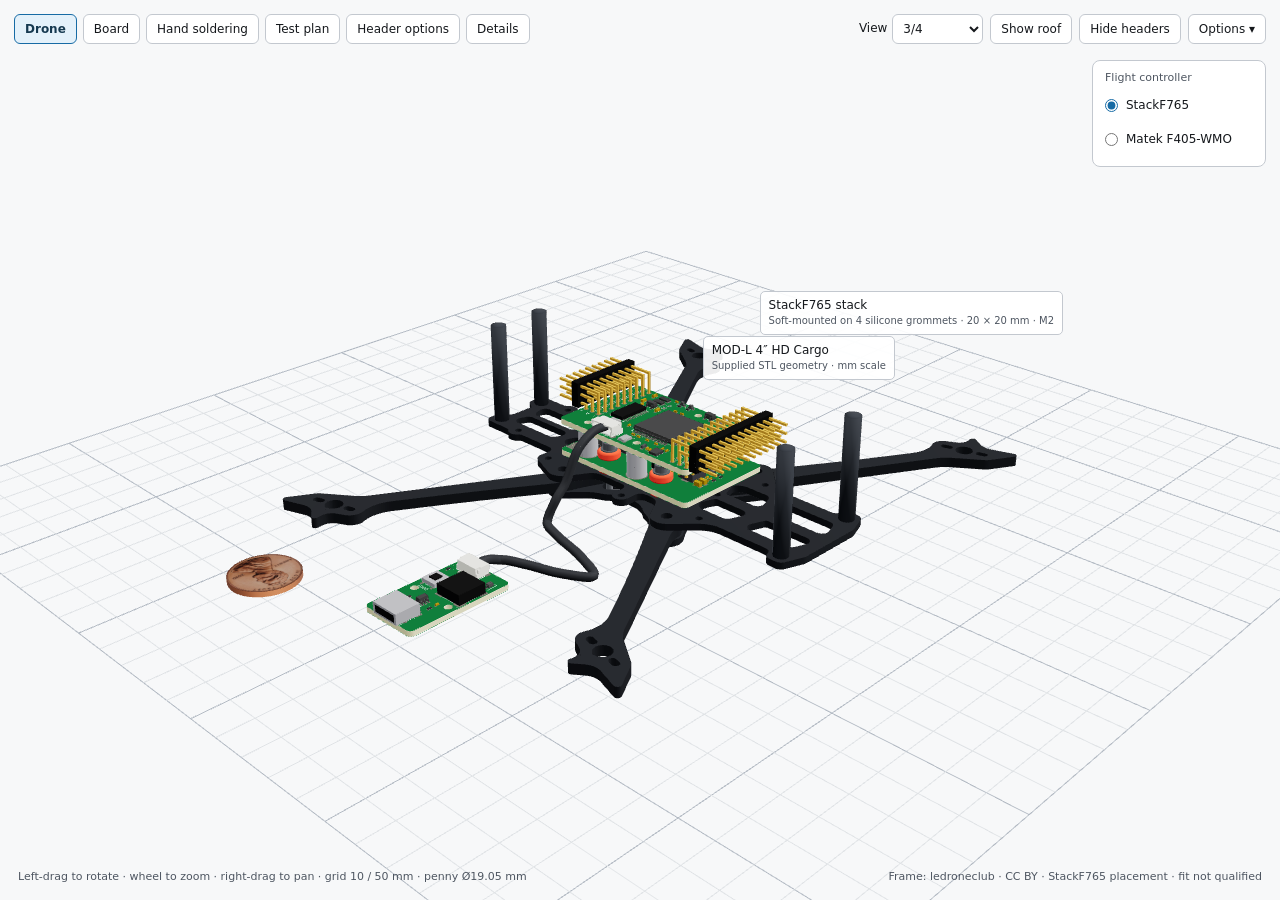
<file: index.html>
<!DOCTYPE html>
<html lang="en"><head><meta charset="utf-8"/><meta content="width=device-width,initial-scale=1" name="viewport"/>
<title>StackF765 renders</title>
<meta http-equiv="refresh" content="0; url=fc/"/>
<link rel="canonical" href="fc/"/>
</head><body><p><a href="fc/">StackF765 flight controller renders</a></p></body></html>
</file>
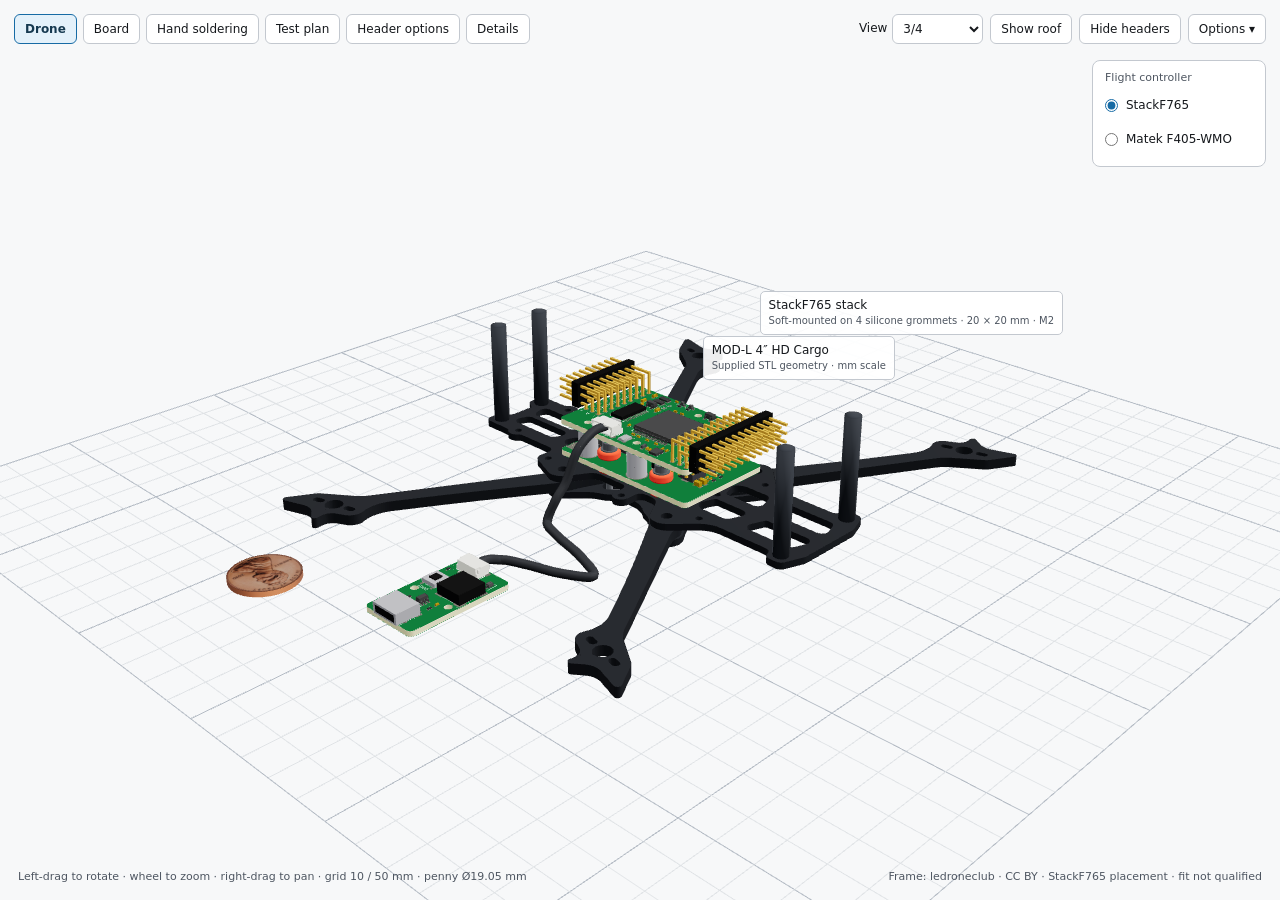
<file: fc/index.html>
<!DOCTYPE html>
<html lang="en"><head><meta charset="utf-8"/><meta content="width=device-width,initial-scale=1" name="viewport"/><title>StackF765 — Drone</title><script type="importmap">{"imports":{"three":"./assets/three-shim.js"}}</script>
<style>
:root{--bg:#f7f8f9;--fg:#15181c;--muted:#4e5661;--panel:rgba(255,255,255,.92);--line:#c3c8cf}*{box-sizing:border-box}html,body{margin:0;height:100%;overflow:hidden;background:var(--bg);color:var(--fg);font:14px/1.45 system-ui,sans-serif}canvas{display:block}aside{position:absolute;left:18px;top:18px;width:300px;background:var(--panel);border:1px solid var(--line);border-radius:8px;padding:15px;z-index:2}h1{font-size:17px;line-height:1.25;margin:0 0 9px}p{margin:8px 0;color:var(--muted);font-size:12px}.key{font-size:12px;padding:8px 0;border-top:1px solid var(--line)}.badge{display:inline-block;font-size:10px;text-transform:uppercase;letter-spacing:.08em;background:#e6edf5;color:#29425b;padding:3px 7px;border-radius:4px;margin-bottom:9px}.dot{display:inline-block;width:10px;height:10px;border-radius:2px;margin-right:6px}.dark{background:#24272d}.green{background:#086b32}nav{position:absolute;right:18px;top:18px;display:flex;gap:6px;z-index:3;flex-wrap:wrap;justify-content:flex-end}button,a{font:12px system-ui;color:var(--fg);background:var(--panel);border:1px solid var(--line);padding:7px 10px;border-radius:6px;text-decoration:none;cursor:pointer}button:hover,a:hover{border-color:#65778c}footer{position:absolute;bottom:15px;left:18px;right:18px;font-size:11px;color:var(--muted);display:flex;justify-content:space-between;pointer-events:none}.label{position:absolute;padding:5px 8px;border:1px solid var(--line);border-radius:5px;background:var(--panel);font-size:12px;pointer-events:none;white-space:nowrap}.label small{display:block;font-size:10px;color:var(--muted)}#error{color:#a13d21} @media(max-width:850px){aside{width:250px;top:auto;bottom:45px;padding:10px;max-height:180px;overflow:auto}nav{left:10px;right:10px;top:10px}h1{font-size:14px}.label{display:none}footer{font-size:9px;gap:8px}}
body #legend{max-height:min(460px,calc(100vh - 170px));overflow:auto}@media(max-width:850px){body #legend{top:132px;max-height:min(275px,calc(100vh - 330px));overflow:auto}}#fcOptions{position:fixed;right:14px;top:60px;z-index:5;min-width:174px;background:var(--panel);color:var(--fg);border:1px solid var(--line);border-radius:8px;padding:9px 12px;backdrop-filter:blur(4px)}.fc-selection{border:0;margin:0;padding:0;min-width:0}.fc-selection legend{color:var(--muted);font-size:11px;margin:0 0 3px;padding:0}.fc-selection label{display:flex;align-items:center;gap:8px;min-height:34px;font-size:12px;white-space:nowrap;cursor:pointer}.fc-selection input{margin:0;accent-color:#176ba5}.fc-selection label:focus-within{outline:2px solid #176ba5;outline-offset:2px;border-radius:3px}@media(max-width:850px){#fcOptions{top:104px;right:14px;min-width:166px;padding:8px 10px}.fc-selection label{min-height:36px}}.viewer-controls button:disabled{opacity:.55;cursor:default}#legend [hidden]{display:none!important}aside a.inline{font:inherit;color:inherit;background:none;border:0;padding:0;border-radius:0;text-decoration:underline}
</style><link href="assets/pin-table.css" rel="stylesheet"/><link href="assets/controls.css" rel="stylesheet"/></head><body>
<aside hidden="" id="legend"><span class="badge">Provisional placement study</span><h1 id="selectedTitle">StackF765<br/>MOD-L 4″ HD Cargo</h1><p id="selectedIntro">Actual supplied frame meshes and StackF765 board placement. Frame, main flight-controller stack and its service board only.</p><div class="key"><span class="dot dark"></span><b>MOD-L HD Cargo</b><br/>4″ regular arms · Cargo top/bottom · cross plate<br/>30 mm frame standoffs: the four at the nose and tail are shown, the two middle ones (beside the flight controller’s tail end) are left out.<br/>Frame design: MOD-L by ledroneclub, <a class="inline" href="https://www.thingiverse.com/thing:4295478" rel="noopener" target="_blank">Thingiverse thing 4295478</a>, licensed Creative Commons Attribution (CC BY).</div><div class="key" id="newFCDetails">StackF765: STM32F765VIT6 flight controller, ArduPilot board name StackF765, 2S–3S, 50 A. Upper (flight controller) and Lower (power) boards: 31.5 × 48 mm on 8.0 mm standoffs; Upper top surface 9.6 mm above the Lower’s. Rev C. Soft-mounted, Matek style: a silicone grommet is pressed into each of the Lower board’s four 4 mm holes (20 × 20 mm pattern) and an M2 screw with a washer goes through each grommet into the frame, so the Lower board floats on rubber 2.5 mm above the plate. The Upper board is not fastened to the frame; it sits on the Lower board’s three standoffs. Board-to-board connector, fitted by JLCPCB: Samtec SFMC-110-02-L-D-K-TR (socket, Lower board) / FTSH-110-04-F-DV-TR (header, Upper board), 4.5 mm forward of the board centre; standoffs Sinhoo SMTSO2080CTJ, 8 mm. Both Dupont headers are on the Upper board, top side, bodies overhanging the edges: the upper front Dupont header (3×12, UARTs, I2C, video) and the upper rear Dupont header (3×9; seen from behind: PI5V PI5V M1 M2 M3 M4 M5 M6 LED; top pin signal, middle 5 V, bottom ground). They are the only hand-soldered parts besides the four battery/ESC wires on the Lower board, which has no pin header and no header holes. The microSD socket is under the Upper board; the card slides in from the left-hand edge. Service board (USB / buzzer / boot) is on a 100 mm cable and can be mounted anywhere on the airframe; shown loose. It is 18 × 32 mm; the cable is six-wire JST-SH.</div><div class="key" id="mountKey"><span class="dot" style="background:#e4472b;border-radius:50%"></span><b>Rubber grommet mounting</b><br/>Four silicone grommets in the Lower board’s 4 mm holes · 20 × 20 mm · M2 screws into the frame. View “Mounting” shows them side-on.</div><p id="roofNote">Roof hidden to show the FC on its four silicone grommets; frame posts are 30 mm.</p><p id="newFCFit">KiCad board models with standard dark-green display solder mask, black headers and gold pins applied as display materials. No synthetic pad solids, overlaid board textures or altered board geometry. The orange silicone grommets (generic “M3 to M2” type: 4 mm waist, 6.6 mm flanges, 6.6 mm tall), washers and M2 screws are nominal illustrations, as is the cable route to the loose service board, which lies on the ground grid beside the frame and is not fixed to it. No motors, ESC, battery or other wiring. Design verified by rule checks; no hardware built yet.</p><div hidden="" id="matekDetails"><div class="key"><b>Matek F405-WMO</b><br/>22 × 32 mm boards · reference 3D reconstruction<br/>1 mm adhesive mount at the same FC site.</div><p>Manufacturer photographs supply component appearance. Stack height and adhesive fit are reference estimates; this is not manufacturer CAD or a qualified mount. Headers are not fitted in this reference assembly.</p><p><a href="https://www.mateksys.com/?portfolio=f405-wmo" rel="noopener" target="_blank">Matek documentation and pinout</a></p></div><p id="error"></p><a href="#current-geometry-details">Design notes</a><section aria-label="Connector pin reference" data-fc-pin-table="" id="newFCPins"></section><details id="current-geometry-details"><summary>Current geometry and display limits</summary><p>Boards are the GLB models KiCad exports from the design files, placed by rigid transforms only: Lower PCB 2.5–4.1 mm above the bottom plate on the lower flanges of its grommets, 8.0 mm standoffs, 31.5 × 48 mm outlines. Colours are display materials, not a fabrication finish. Header visibility toggles the two Dupont header models on the Upper board; the board-to-board connector stays visible. The silicone grommets, M2 screws and cable are simple drawn shapes, not CAD; frame-side nuts are not drawn. The Matek option is a separate historical photo-derived reference.</p><p>Renders generated from the KiCad design files at <a class="inline" href="https://github.com/PeterJBurke/stackf765" rel="noopener">github.com/PeterJBurke/stackf765</a>.</p><p><a class="inline" href="../CREDITS.txt">Credits and licences</a></p></details></aside>
<div class="page-links"><a aria-current="page" href="./">Drone</a><a href="board.html">Board</a><a href="handsolder.html">Hand soldering</a><a href="testplan.html">Test plan</a><a href="header-options.html">Header options</a><button id="droneDetails">Details</button></div><nav aria-label="Drone controls" class="viewer-controls"><label>View <select id="droneView"><option value="iso">3/4</option><option value="top">Top</option><option value="side">Side</option><option value="detail">FC detail</option><option value="mount">Mounting</option></select></label><button id="roof">Show roof</button><button aria-label="Hide DuPont headers" id="headers" title="Hide DuPont pin headers">Hide headers</button><details class="options"><summary>Options</summary><div><button id="theme">Dark / light</button><button id="labels">Labels</button></div></details></nav><div hidden=""><button id="iso"></button><button id="top"></button><button id="side"></button><button id="detail"></button><button id="mount"></button></div>
<section aria-label="Flight controller selection" id="fcOptions"><fieldset class="fc-selection"><legend>Flight controller</legend><label><input checked="" name="droneFC" type="radio" value="ours"/>StackF765</label><label><input name="droneFC" type="radio" value="matek"/>Matek F405-WMO</label></fieldset></section>
<div class="label" id="fcLabel">StackF765 stack<small>Soft-mounted on 4 silicone grommets · 20 × 20 mm · M2</small></div><div class="label" id="grommetLabel">Silicone grommet × 4<small>4 mm hole in the Lower board · M2 screw into the frame</small></div><div class="label" id="frameLabel">MOD-L 4″ HD Cargo<small>Supplied STL geometry · mm scale</small></div>
<footer><span>Left-drag to rotate · wheel to zoom · right-drag to pan · grid 10 / 50 mm · penny Ø19.05 mm</span><span id="renderStatus">Frame: ledroneclub · CC BY · StackF765 placement · fit not qualified</span></footer>
<script src="assets/three.min.js"></script><script src="assets/penny.js"></script><script src="assets/matek-model.js"></script><script src="assets/matek-drone-assembly.js"></script><script src="assets/native-frame.js"></script><script type="module">
import{addFrame,addStackF765Assembly}from'./assets/stackf765-loader.js';const THREE=window.THREE;
(()=>{'use strict';
const scene=new THREE.Scene(), renderer=new THREE.WebGLRenderer({antialias:true,preserveDrawingBuffer:true});renderer.setPixelRatio(Math.min(devicePixelRatio,2));renderer.setSize(innerWidth,innerHeight);renderer.outputColorSpace=THREE.SRGBColorSpace;renderer.toneMapping=THREE.ACESFilmicToneMapping;renderer.toneMappingExposure=1.2;document.body.insertBefore(renderer.domElement,document.body.firstChild);
const camera=new THREE.PerspectiveCamera(32,innerWidth/innerHeight,2,3000);camera.up.set(0,0,1);const groups={frame:new THREE.Group(),roof:new THREE.Group(),fc:new THREE.Group()};Object.values(groups).forEach(g=>scene.add(g));groups.roof.visible=false;
function unpack(s,Type){const b=atob(s),a=new Uint8Array(b.length);for(let i=0;i<b.length;i++)a[i]=b.charCodeAt(i);return new Type(a.buffer)}
let headersVisible=true,selectedFC='ours';
addFrame(groups);
const ambient=new THREE.HemisphereLight(0xffffff,0xa0a8b2,1.25);scene.add(ambient);for(const p of [[120,-180,250],[-180,100,160],[0,200,200]]){const l=new THREE.DirectionalLight(0xffffff,1.5);l.position.set(...p);scene.add(l)}
let grid;function setTheme(dark){scene.background=new THREE.Color(dark?0x1d2024:0xf7f8f9);document.documentElement.style.cssText=dark?'--bg:#1d2024;--fg:#e6e8eb;--muted:#aab3bc;--panel:rgba(20,22,26,.9);--line:#454c55':'';if(grid)scene.remove(grid);grid=new THREE.Group();const minor=new THREE.GridHelper(300,30,dark?0x363d46:0xe0e3e6,dark?0x363d46:0xe0e3e6),major=new THREE.GridHelper(300,6,dark?0x555d68:0xb4bbc4,dark?0x555d68:0xb4bbc4);minor.rotateX(Math.PI/2);major.rotateX(Math.PI/2);grid.add(minor,major);grid.position.z=-7.4;scene.add(grid)}let dark=false;setTheme(dark);
const penny=PennyModel.make({obvRot:Math.PI/2,onLoad:()=>update()});scene.add(penny);
let theta=.80,phi=1.12,radius=390,target=new THREE.Vector3(0,0,9),view='iso';const presets={iso:[.80,1.12,430,[8,0,9]],top:[0,.0001,430,[8,0,6]],side:[Math.PI/2,Math.PI/2-.025,380,[0,0,14]],detail:[.7,1.25,165,[6,-5,10]],mount:[-Math.PI/2,1.5,84,[0,2,6.5]]};
function setView(name){view=name;penny.children[0].material[1].map.rotation=name==='top'||name==='side'?-Math.PI/2:Math.PI/2;penny.rotation.set(Math.PI/2,0,0);penny.position.set(104,-40,-7.4);if(name==='detail')penny.position.set(34,-20,0);if(name==='side'){penny.rotation.set(0,0,-Math.PI/2);penny.position.set(0,-88,14)}[theta,phi,radius]=presets[name];radius*=Math.max(1,1/camera.aspect);target.fromArray(presets[name][3]);update()}function update(){camera.position.set(target.x+radius*Math.sin(phi)*Math.sin(theta),target.y+radius*Math.sin(phi)*Math.cos(theta),target.z+radius*Math.cos(phi));camera.lookAt(target);renderer.render(scene,camera);labels()}
let showLabels=true;function labels(){{const el=document.getElementById('grommetLabel'),v=new THREE.Vector3(-10,-10,1.2).project(camera);el.style.display=showLabels&&innerWidth>850&&view==='mount'&&selectedFC==='ours'?'block':'none';el.style.left=((v.x+1)*innerWidth/2-el.offsetWidth/2)+'px';el.style.top=((-v.y+1)*innerHeight/2+26)+'px'}for(const [id,p]of [['fcLabel',[12,0,25]],['frameLabel',[-65,-48,5]]]){const el=document.getElementById(id);el.style.display=showLabels&&innerWidth>850&&view!=='detail'&&view!=='mount'?'block':'none';const v=new THREE.Vector3(...p).project(camera);el.style.left=((v.x+1)*innerWidth/2+(id==='fcLabel'?130:view==='side'?-150:12))+'px';el.style.top=((-v.y+1)*innerHeight/2-(id==='fcLabel'?110:view==='side'?-58:10))+'px'}}
document.getElementById("droneDetails").onclick=()=>{document.getElementById("legend").hidden=!document.getElementById("legend").hidden};document.getElementById("droneView").onchange=e=>setView(e.target.value);
for(const name of Object.keys(presets))document.getElementById(name).onclick=()=>setView(name);
document.getElementById('headers').onclick=()=>{headersVisible=!headersVisible;for(const m of groups.fc.children)if(m.userData.dupontHeader)m.visible=headersVisible;const b=document.getElementById('headers');b.textContent=headersVisible?'Hide headers':'Show headers';b.title=b.getAttribute('aria-label')==='Hide DuPont headers'?'Show DuPont pin headers':'Hide DuPont pin headers';b.setAttribute('aria-label',headersVisible?'Hide DuPont headers':'Show DuPont headers');update()};
document.getElementById('roof').onclick=()=>{groups.roof.visible=!groups.roof.visible;document.getElementById('roof').textContent=groups.roof.visible?'Hide roof':'Show roof';refreshSelectionText();update()};document.getElementById('theme').onclick=()=>{dark=!dark;setTheme(dark);update()};document.getElementById('labels').onclick=()=>{showLabels=!showLabels;update()};
let drag=null;renderer.domElement.oncontextmenu=e=>e.preventDefault();renderer.domElement.onpointerdown=e=>{drag={x:e.clientX,y:e.clientY,pan:e.button===2};renderer.domElement.setPointerCapture(e.pointerId)};renderer.domElement.onpointerup=()=>drag=null;renderer.domElement.onpointermove=e=>{if(!drag)return;let dx=e.clientX-drag.x,dy=e.clientY-drag.y;drag.x=e.clientX;drag.y=e.clientY;if(drag.pan){const right=new THREE.Vector3().setFromMatrixColumn(camera.matrixWorld,0),up=new THREE.Vector3().setFromMatrixColumn(camera.matrixWorld,1);target.addScaledVector(right,-dx*radius/innerHeight*.6).addScaledVector(up,dy*radius/innerHeight*.6)}else{theta+=dx*.006;phi=THREE.MathUtils.clamp(phi-dy*.006,.001,Math.PI-.05)}update()};renderer.domElement.addEventListener('wheel',e=>{e.preventDefault();radius=THREE.MathUtils.clamp(radius*Math.exp(e.deltaY*.001),60,1000);update()},{passive:false});window.onresize=()=>{renderer.setSize(innerWidth,innerHeight);const oldAspect=camera.aspect;camera.aspect=innerWidth/innerHeight;radius*=Math.max(1,1/camera.aspect)/Math.max(1,1/oldAspect);camera.updateProjectionMatrix();update()};
function refreshSelectionText(){const ours=selectedFC==='ours';document.getElementById('selectedTitle').innerHTML=(ours?'StackF765':'Matek F405-WMO')+'<br>MOD-L 4″ HD Cargo';document.getElementById('selectedIntro').textContent=ours?'StackF765 Upper and Lower boards on 8.0 mm standoffs, with the service board on its 100 mm cable; the Lower board is soft-mounted on four silicone grommets (20 × 20 mm, M2 screws).':'Actual supplied frame meshes with the Matek reference 3D assembly at the same FC site.';for(const id of ['newFCDetails','newFCFit','newFCPins','mountKey'])document.getElementById(id).hidden=!ours;document.getElementById('matekDetails').hidden=ours;document.getElementById('fcLabel').innerHTML=ours?'StackF765 stack<small>Soft-mounted on 4 silicone grommets · 20 × 20 mm · M2</small>':'Matek F405-WMO<small>Reference adhesive mounting</small>';document.getElementById('renderStatus').textContent='Frame: ledroneclub · CC BY · '+(ours?'StackF765 placement':'Matek reference reconstruction')+' · fit not qualified';document.getElementById('roofNote').textContent=(groups.roof.visible?'Roof fitted':'Roof hidden')+'; 30 mm frame posts. '+(ours?'StackF765 is soft-mounted on four silicone grommets with M2 screws.':'Matek uses the reference adhesive mounting position.');const b=document.getElementById('headers');b.disabled=!ours;b.textContent=ours?(headersVisible?'Hide headers':'Show headers'):'No headers';b.title=ours?'Toggle the two Dupont header models on the Upper board; board-to-board connector unchanged':'Matek reference assembly has no fitted pin headers';b.setAttribute('aria-label',ours?(headersVisible?'Hide DuPont headers':'Show DuPont headers'):b.title)}
function selectFC(value){if(!['ours','matek'].includes(value))return;selectedFC=value;groups.fc.visible=value==='ours';groups.matek.visible=value==='matek';for(const r of document.querySelectorAll('[name=droneFC]'))r.checked=r.value===value;refreshSelectionText();window.CARGO_SELECTION_STATE={selected:selectedFC,siteXYmm:[0,0],boardGeometryPreserved:true,matek:groups.matek.userData.metadata};update()}
window.cargoViewer={scene,camera,renderer,groups,penny,setView,update,selectFC};
groups.matek=makeMatekDroneAssembly(THREE,{photoUrl:'assets/matek-f405-wmo-original.jpg',onLoad:assembly=>{window.CARGO_MATEK_READY=assembly.userData.metadata.ready;update()},onError:()=>{document.getElementById('error').textContent='Matek reference texture could not be loaded.';update()}});scene.add(groups.matek);groups.matek.visible=false;for(const r of document.querySelectorAll('[name=droneFC]'))r.onchange=()=>selectFC(r.value);selectFC('ours');setView('iso');
const status=document.getElementById('renderStatus'),statusText=status.textContent;status.textContent='Loading boards…';
addStackF765Assembly(groups,{serviceSite:'drone'}).then(()=>{for(const m of groups.fc.children)if(m.userData.dupontHeader)m.visible=headersVisible;refreshSelectionText();window.CARGO_READY=true;update()}).catch(e=>{console.error(e);document.getElementById('error').textContent=e.message;status.textContent='Board models could not be loaded.';document.getElementById('legend').hidden=false});
})();</script><script src="assets/pin-data.js"></script><script src="assets/pin-table.js"></script></body></html>
</file>
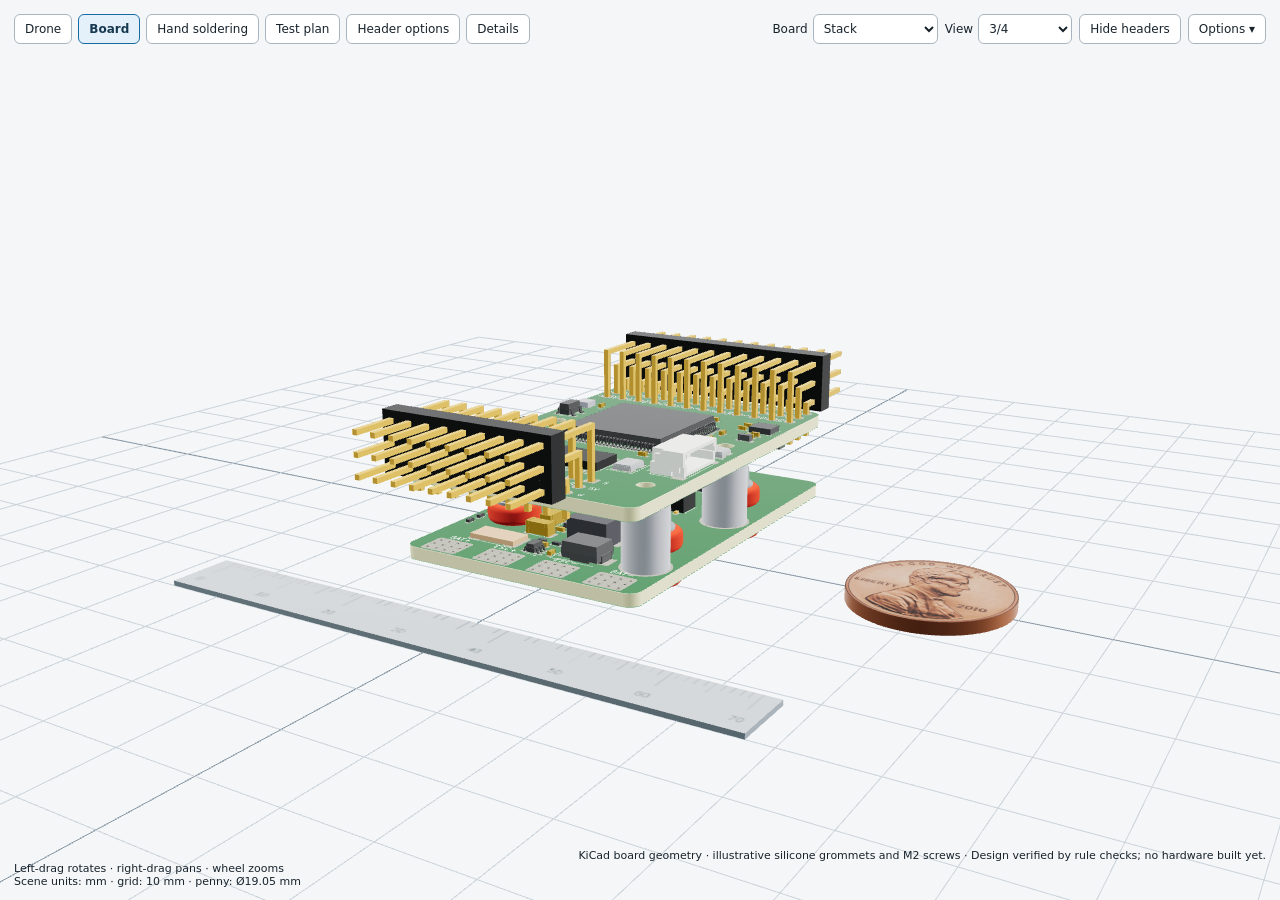
<file: fc/board.html>
<!DOCTYPE html>
<html lang="en"><meta charset="utf-8"/><meta content="width=device-width,initial-scale=1" name="viewport"/><title>StackF765 — Board</title><script type="importmap">{"imports":{"three":"./assets/three-shim.js"}}</script><style>body{margin:0;overflow:hidden;font:14px system-ui;color:#18232c;background:#f4f6f8}canvas{display:block;touch-action:none;position:fixed;inset:0;width:100%;height:100%}button,a.button{font:12px system-ui;padding:7px 10px;background:#fff;border:1px solid #a8b5c0;border-radius:5px;color:#18232c;text-decoration:none;cursor:pointer}nav{position:fixed;right:14px;top:14px;display:flex;gap:5px;flex-wrap:wrap;justify-content:flex-end;max-width:75vw}#legendButton{position:fixed;left:14px;top:14px}aside{position:fixed;left:14px;top:55px;background:#ffffffed;border:1px solid #b6c4d0;border-radius:7px;padding:14px;width:320px;max-height:70vh;overflow:auto;box-shadow:0 5px 20px #0002}aside h1{font-size:17px;margin:0 0 8px}aside p,aside li{font-size:12px;line-height:1.5}aside ul{padding-left:18px}aside a{color:#126596}footer{position:fixed;left:14px;bottom:12px;right:14px;display:flex;gap:20px;justify-content:space-between;font-size:11px;pointer-events:none}.status{color:#7e4700;background:#fff0d5;padding:8px;border-radius:4px}dialog{width:min(1000px,90vw);border:1px solid #b6c4d0;border-radius:7px}dialog img{width:100%}dialog::backdrop{background:#0008}@media(max-width:700px){nav{max-width:72vw}button,a.button{font-size:10px;padding:6px}aside{top:100px;width:calc(100vw - 56px);max-height:55vh}footer{font-size:9px}}</style><link href="assets/pin-table.css" rel="stylesheet"/>
<link href="assets/controls.css" rel="stylesheet"/>
<body><div class="page-links"><a href="./">Drone</a><a aria-current="page" href="board.html">Board</a><a href="handsolder.html">Hand soldering</a><a href="testplan.html">Test plan</a><a href="header-options.html">Header options</a><button id="legendButton">Details</button></div><nav aria-label="Board controls" class="viewer-controls"><label>Board <select id="boardChoice"><option value="assembly">Stack</option><option value="upper">Upper</option><option value="lower">Lower</option><option value="service">Service</option><option value="compare-upper.html">Upper comparison</option><option value="compare-lower.html">Lower comparison</option></select></label><label>View <select id="viewChoice"><option value="iso">3/4</option><option value="top">Top</option><option value="bottom">Bottom</option><option value="side">Side</option><option value="pins">Pin layout</option></select></label><button aria-label="Hide DuPont headers" id="headers" title="Hide DuPont pin headers">Hide headers</button><details class="options"><summary>Options</summary><div><button id="explode">Explode stack</button></div></details></nav><div hidden="" id="legacy-controls"><button id="iso"></button><button id="top"></button><button id="bottom"></button><button id="side"></button><button id="assembly"></button><button id="upper"></button><button id="lower"></button><button id="service"></button><button id="upperPins"></button><button id="lowerPins"></button><button id="servicePins"></button></div>
<aside hidden="" id="legend"><h1>StackF765 boards</h1><p>31.5 × 48 mm boards on 8.0 mm standoffs: Upper top surface 9.6 mm above the Lower’s. Upper is the flight controller (STM32F765VIT6, ArduPilot board name StackF765); Lower is the power board (2S–3S, 50 A). Rev C. Board-to-board connector, fitted by JLCPCB: Samtec SFMC-110-02-L-D-K-TR (socket, Lower board) / FTSH-110-04-F-DV-TR (header, Upper board), 4.5 mm forward of the board centre; standoffs Sinhoo SMTSO2080CTJ, 8 mm. Both Dupont headers are on the Upper board, top side, bodies overhanging the edges: the upper front Dupont header (3×12, UARTs, I2C, video) and the upper rear Dupont header (3×9; seen from behind: PI5V PI5V M1 M2 M3 M4 M5 M6 LED; top pin signal, middle 5 V, bottom ground). They are the only hand-soldered parts besides the four battery/ESC wires on the Lower board, which has no pin header and no header holes. The microSD socket is under the Upper board; the card slides in from the left-hand edge. Service board (USB, buzzer, boot): 18 × 32 mm on a 100 mm six-wire JST-SH cable. Design verified by rule checks; no hardware built yet.</p><p>Soft-mounted, Matek style: a silicone grommet is pressed into each of the Lower board’s four 4 mm holes (20 × 20 mm pattern) and an M2 screw with a washer goes through each grommet into the frame, so the Lower board floats on rubber 2.5 mm above the plate. The Upper board is not fastened to the frame; it sits on the Lower board’s three standoffs. Here the stack stands on its grommets on the floor grid; “Explode stack” lifts the Upper board and the four screws, leaving the grommets in the Lower board. The orange grommets (generic “M3 to M2” type: 4 mm waist, 6.6 mm flanges), washers and screws are nominal illustrations, not supplier models. No harness wires; the service cable is not drawn on this page.</p><p>Standard dark-green display mask, black headers and gold pins are display materials on the KiCad board models; board geometry unchanged. The header toggle hides the two Dupont headers on the Upper board and keeps the board-to-board connector.</p><p>Renders generated from the KiCad design files at <a class="inline" href="https://github.com/PeterJBurke/stackf765" rel="noopener">github.com/PeterJBurke/stackf765</a>. <a class="inline" href="../CREDITS.txt">Credits and licences</a>.</p><section aria-label="Connector pin reference" data-fc-pin-table=""></section></aside><footer><span><b aria-live="polite" id="viewLabel"></b><br/>Left-drag rotates · right-drag pans · wheel zooms<br/>Scene units: mm · grid: 10 mm · penny: Ø19.05 mm</span><span>KiCad board geometry · illustrative silicone grommets and M2 screws · Design verified by rule checks; no hardware built yet.</span></footer><script src="assets/three.min.js"></script><script src="assets/penny.js"></script><script src="assets/pin-data.js"></script><script src="assets/pin-table.js"></script><script type="module" src="assets/viewer.js"></script></body></html>
</file>
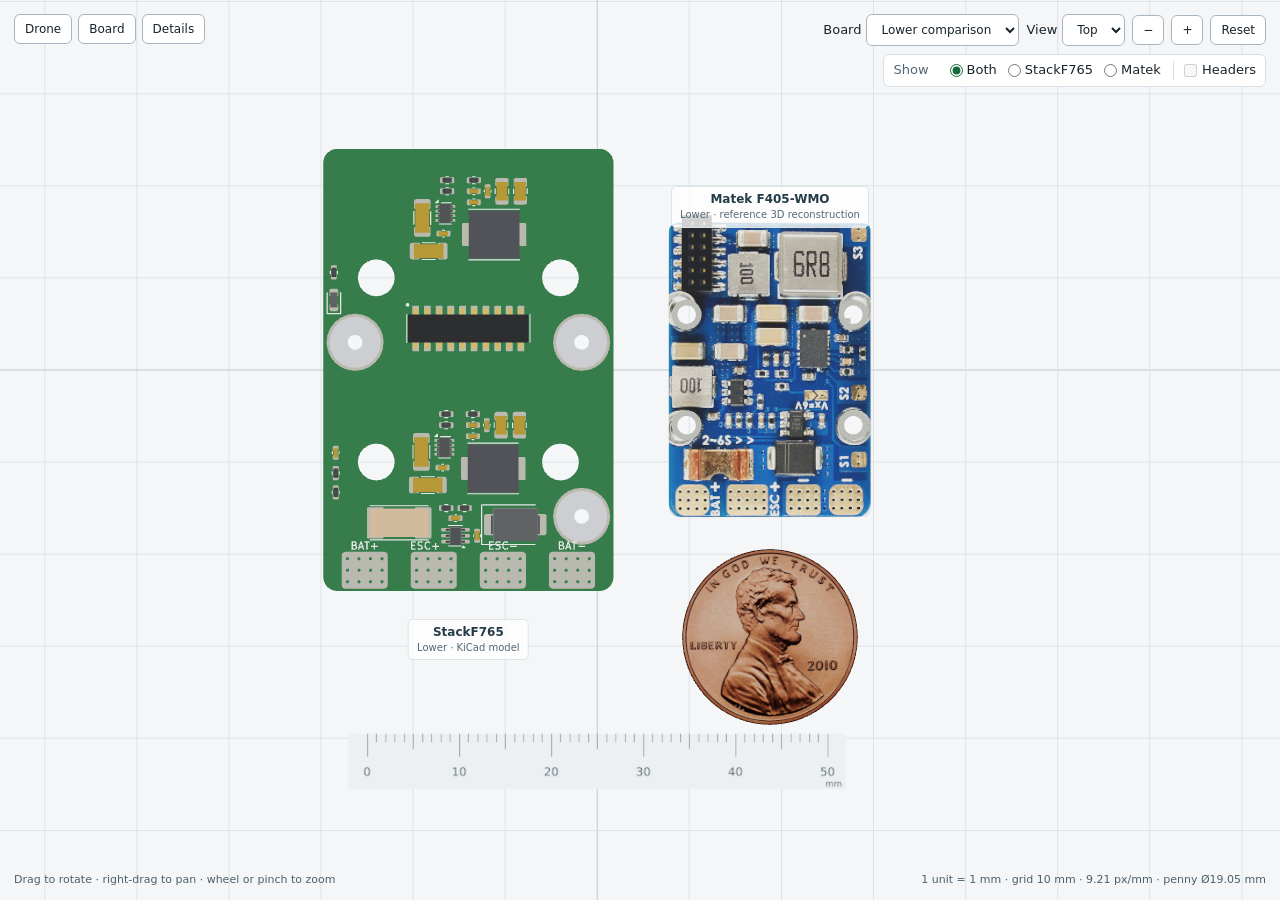
<file: fc/compare-lower.html>
<!DOCTYPE html>
<html lang="en"><head><meta charset="utf-8"/><meta content="width=device-width,initial-scale=1" name="viewport"/><title>StackF765 — Lower comparison</title><script type="importmap">{"imports":{"three":"./assets/three-shim.js"}}</script><link href="assets/compare.css" rel="stylesheet"/></head><body data-board="LowerPower" data-matek="lower">
<div class="page-links"><a href="./">Drone</a><a href="board.html">Board</a><button aria-expanded="false" id="detailsButton">Details</button></div>
<nav aria-label="Comparison controls" id="controls"><div class="control-row"><label>Board <select id="boardPage"><option value="board.html">Stack</option><option value="board.html?view=upper-pins">Upper board</option><option value="board.html?view=lower-pins">Lower board</option><option value="board.html?view=service-pins">Service board</option><option value="compare-upper.html">Upper comparison</option><option selected="" value="compare-lower.html">Lower comparison</option></select></label><label>View <select id="view"><option value="top">Top</option><option value="3d">3D</option></select></label><button aria-label="Zoom out" id="zoomOut">−</button><button aria-label="Zoom in" id="zoomIn">+</button><button id="reset">Reset</button></div><div class="control-row secondary"><fieldset><legend>Show</legend><label><input checked="" name="showBoard" type="radio" value="both"/> Both</label><label><input name="showBoard" type="radio" value="ours"/> StackF765</label><label><input name="showBoard" type="radio" value="matek"/> Matek</label></fieldset><label class="check" title="The Lower board has no pin header"><input disabled="" id="headers" type="checkbox"/> Headers</label></div></nav>
<aside hidden="" id="details"><p>StackF765 uses the same KiCad board models, dark-green display mask and header toggle as the Drone and Board pages. Side-by-side placement is a display-only rigid transform; Matek remains a photograph-derived reference, not manufacturer CAD. Design verified by rule checks; no hardware built yet.</p><h1>Lower boards, shared scale</h1><p>StackF765: <b>31.5 × 48 mm</b>. Matek F405-WMO: <b>22 × 32 mm</b>. Both sit in the same millimetre scene, with a 6 mm gap between PCB edges.</p><p>The StackF765 board is the model KiCad exports from the design files, with its pad artwork. Matek uses the reference model and manufacturer photographs: it is a 3D reconstruction, with some component dimensions and heights estimated. It is not manufacturer CAD.</p><p>Top view is orthographic. The same camera and zoom apply to both boards in every view. In 3D, foreshortening changes the apparent outline, not the model dimensions.</p><p>Matek lower is oriented with its large power pads at the same −Y end as the StackF765 board.</p><p><a href="https://www.mateksys.com/?portfolio=f405-wmo">Matek product reference</a></p><p class="status">Placement and visualization study. Design verified by rule checks; no hardware built yet.</p><p id="modelNote"></p><p><a href="assets/matek-model-provenance.json">Matek model sources and dimension limits</a></p><p>Renders generated from the KiCad design files at <a class="inline" href="https://github.com/PeterJBurke/stackf765" rel="noopener">github.com/PeterJBurke/stackf765</a>. <a class="inline" href="../CREDITS.txt">Credits and licences</a>.</p></aside>
<div class="scene-label" id="ourLabel"><b>StackF765</b><span>Lower · KiCad model</span></div><div class="scene-label" id="matekLabel"><b>Matek F405-WMO</b><span>Lower · reference 3D reconstruction</span></div><div id="loading" role="status">Loading boards…</div><div hidden="" id="error" role="alert"></div>
<footer><span>Drag to rotate · right-drag to pan · wheel or pinch to zoom</span><span id="scaleReadout">1 scene unit = 1 mm · grid 10 mm</span></footer>
<script src="assets/three.min.js"></script><script src="assets/matek-model.js"></script><script src="assets/penny.js"></script><script type="module" src="assets/compare.js"></script></body></html>
</file>
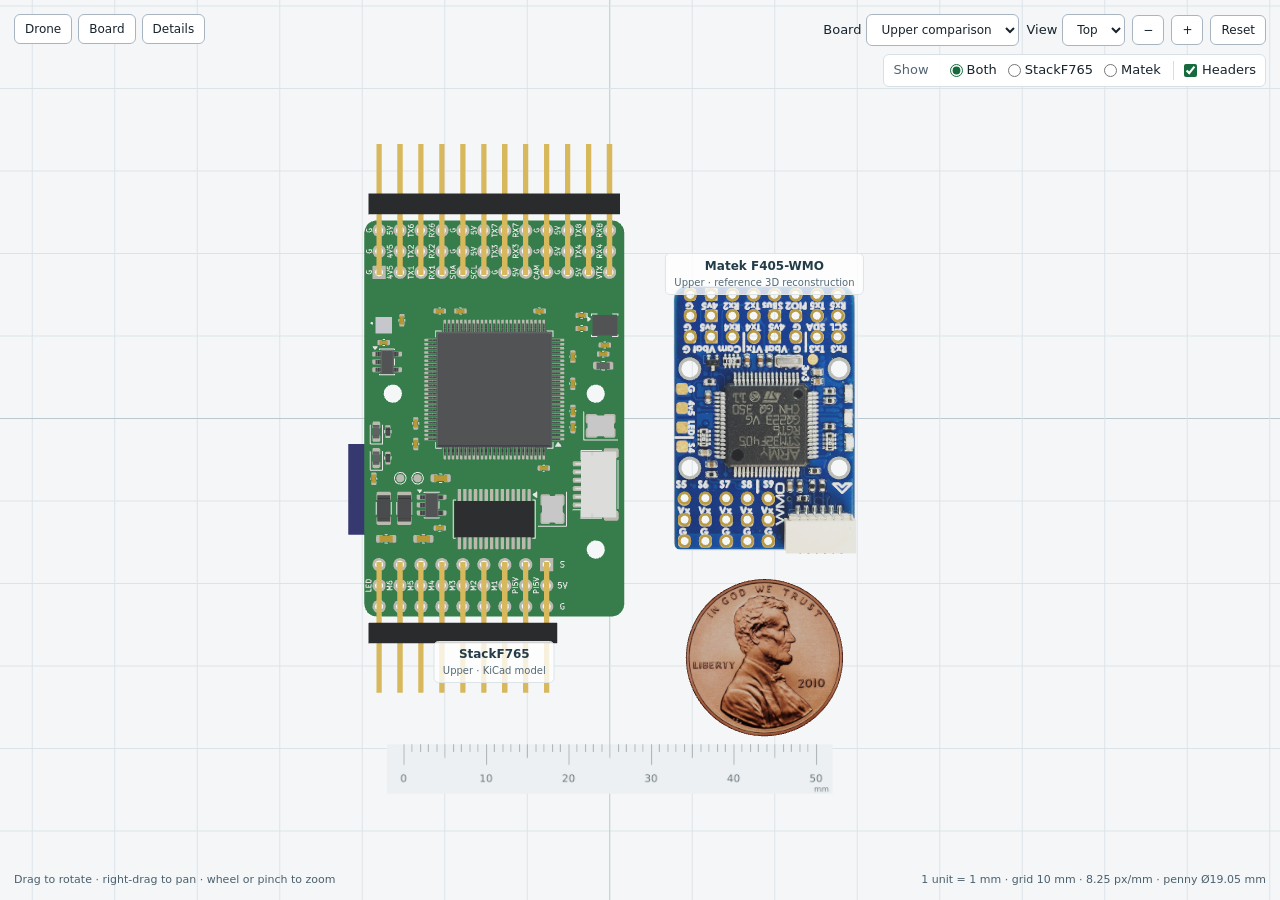
<file: fc/compare-upper.html>
<!DOCTYPE html>
<html lang="en"><head><meta charset="utf-8"/><meta content="width=device-width,initial-scale=1" name="viewport"/><title>StackF765 — Upper comparison</title><script type="importmap">{"imports":{"three":"./assets/three-shim.js"}}</script><link href="assets/compare.css" rel="stylesheet"/></head><body data-board="UpperLogic" data-matek="upper">
<div class="page-links"><a href="./">Drone</a><a href="board.html">Board</a><button aria-expanded="false" id="detailsButton">Details</button></div>
<nav aria-label="Comparison controls" id="controls"><div class="control-row"><label>Board <select id="boardPage"><option value="board.html">Stack</option><option value="board.html?view=upper-pins">Upper board</option><option value="board.html?view=lower-pins">Lower board</option><option value="board.html?view=service-pins">Service board</option><option selected="" value="compare-upper.html">Upper comparison</option><option value="compare-lower.html">Lower comparison</option></select></label><label>View <select id="view"><option value="top">Top</option><option value="3d">3D</option></select></label><button aria-label="Zoom out" id="zoomOut">−</button><button aria-label="Zoom in" id="zoomIn">+</button><button id="reset">Reset</button></div><div class="control-row secondary"><fieldset><legend>Show</legend><label><input checked="" name="showBoard" type="radio" value="both"/> Both</label><label><input name="showBoard" type="radio" value="ours"/> StackF765</label><label><input name="showBoard" type="radio" value="matek"/> Matek</label></fieldset><label class="check"><input checked="" id="headers" type="checkbox"/> Headers</label></div></nav>
<aside hidden="" id="details"><p>StackF765 uses the same KiCad board models, dark-green display mask and header toggle as the Drone and Board pages. Side-by-side placement is a display-only rigid transform; Matek remains a photograph-derived reference, not manufacturer CAD. Design verified by rule checks; no hardware built yet.</p><h1>Upper boards, shared scale</h1><p>StackF765: <b>31.5 × 48 mm</b>. Matek F405-WMO: <b>22 × 32 mm</b>. Both sit in the same millimetre scene, with a 6 mm gap between PCB edges.</p><p>The StackF765 board is the model KiCad exports from the design files, with its pad artwork. Matek uses the reference model and manufacturer photographs: it is a 3D reconstruction, with some component dimensions and heights estimated. It is not manufacturer CAD.</p><p>Top view is orthographic. The same camera and zoom apply to both boards in every view. In 3D, foreshortening changes the apparent outline, not the model dimensions.</p><p>Matek upper preserves the manufacturer top-face orientation.</p><p><a href="https://www.mateksys.com/?portfolio=f405-wmo">Matek product reference</a></p><p class="status">Placement and visualization study. Design verified by rule checks; no hardware built yet.</p><p id="modelNote"></p><p><a href="assets/matek-model-provenance.json">Matek model sources and dimension limits</a></p><p>Renders generated from the KiCad design files at <a class="inline" href="https://github.com/PeterJBurke/stackf765" rel="noopener">github.com/PeterJBurke/stackf765</a>. <a class="inline" href="../CREDITS.txt">Credits and licences</a>.</p></aside>
<div class="scene-label" id="ourLabel"><b>StackF765</b><span>Upper · KiCad model</span></div><div class="scene-label" id="matekLabel"><b>Matek F405-WMO</b><span>Upper · reference 3D reconstruction</span></div><div id="loading" role="status">Loading boards…</div><div hidden="" id="error" role="alert"></div>
<footer><span>Drag to rotate · right-drag to pan · wheel or pinch to zoom</span><span id="scaleReadout">1 scene unit = 1 mm · grid 10 mm</span></footer>
<script src="assets/three.min.js"></script><script src="assets/matek-model.js"></script><script src="assets/penny.js"></script><script type="module" src="assets/compare.js"></script></body></html>
</file>
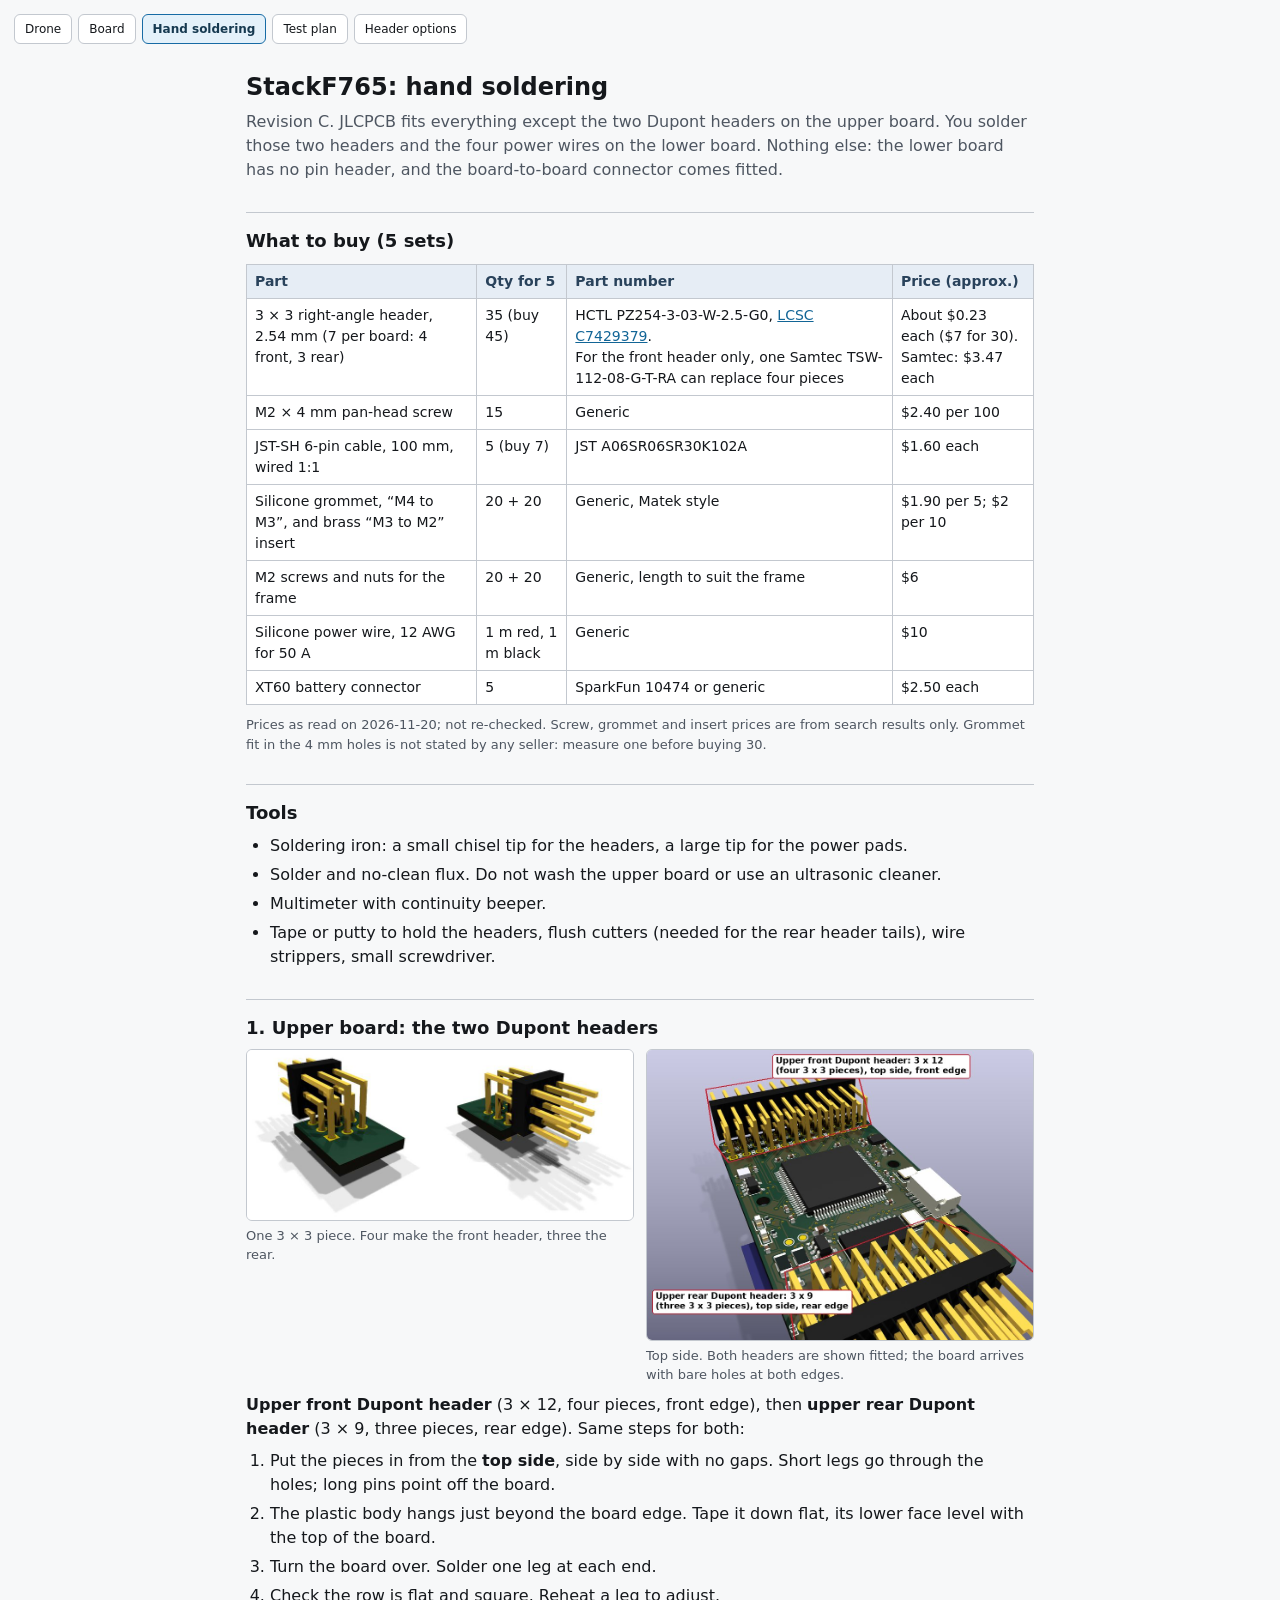
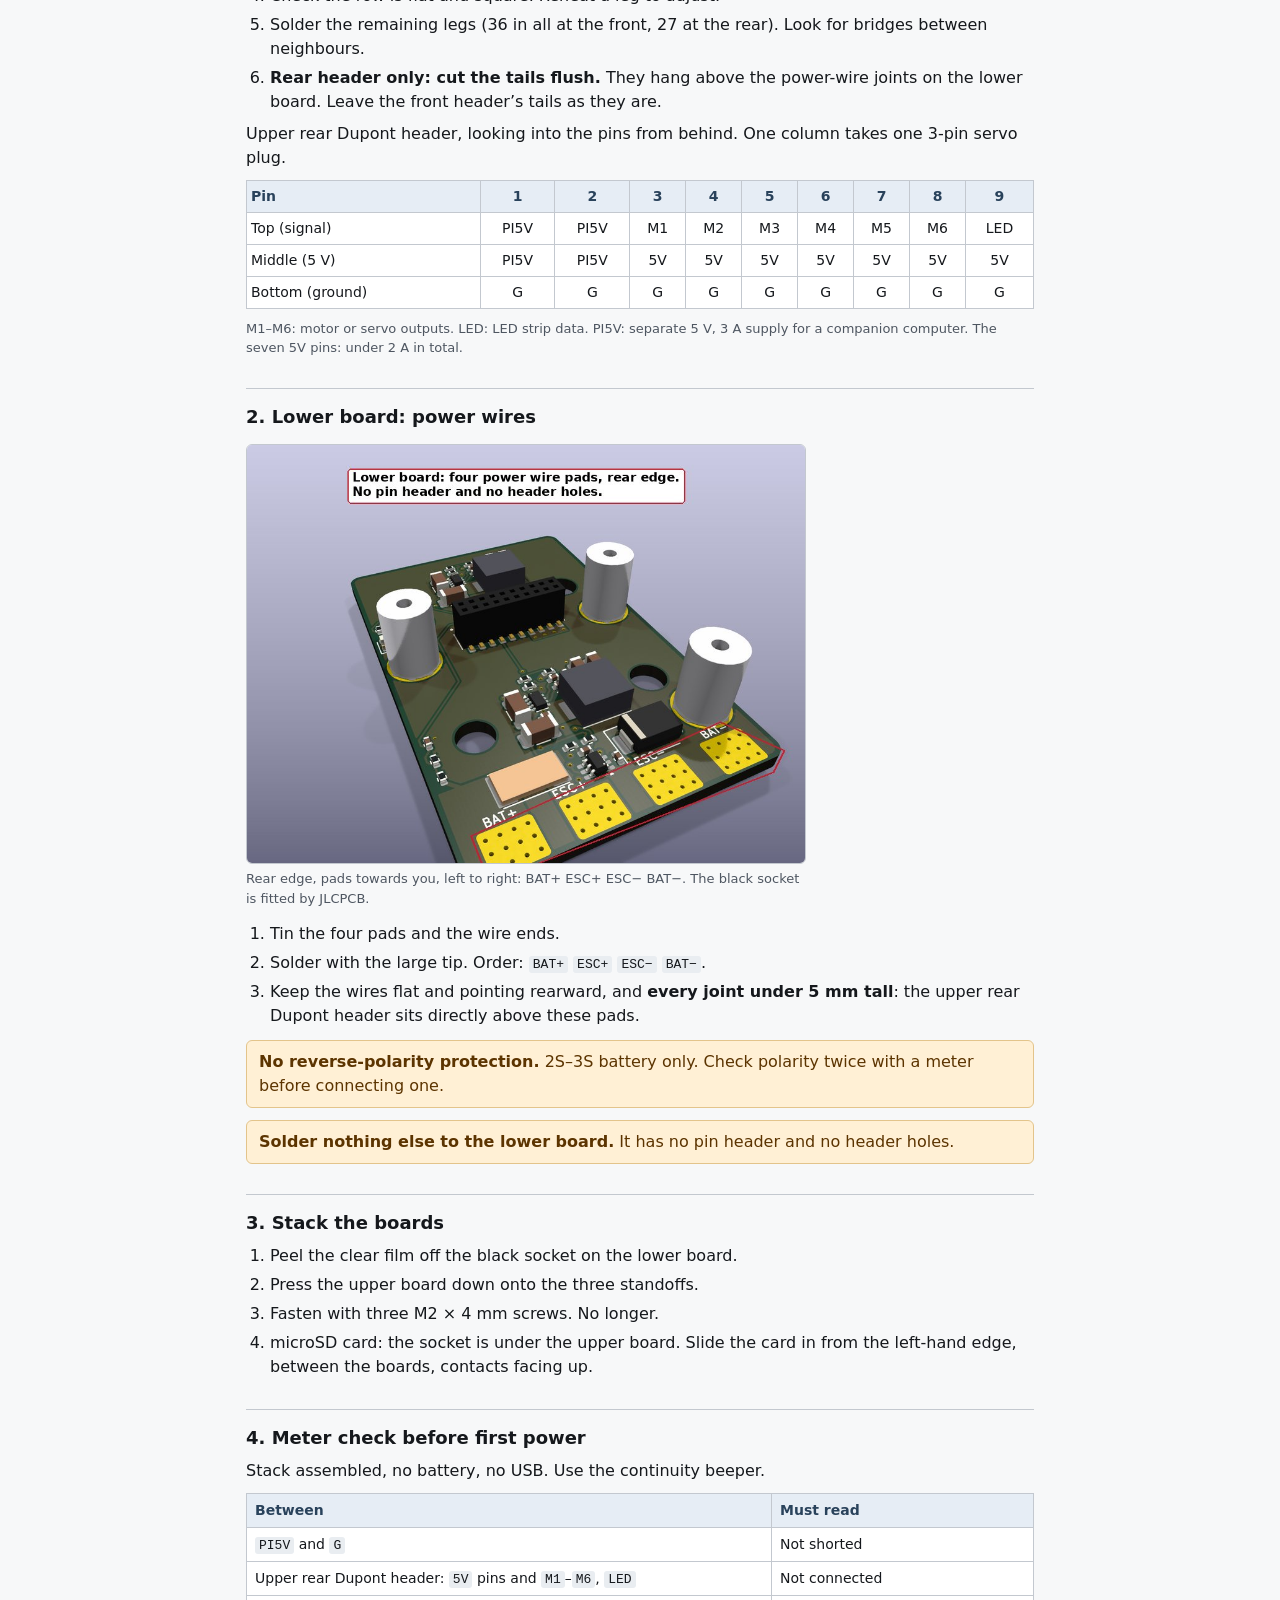
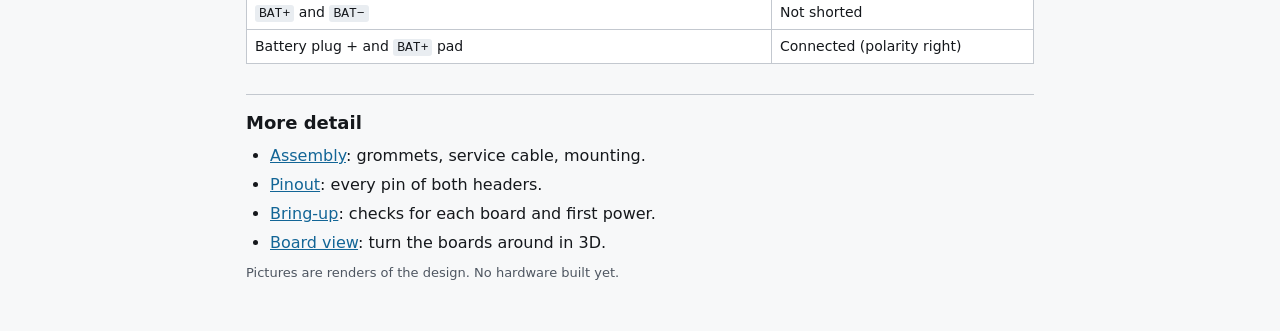
<file: fc/handsolder.html>
<!DOCTYPE html>
<html lang="en"><head><meta charset="utf-8"/><meta content="width=device-width,initial-scale=1" name="viewport"/><title>StackF765 — Hand soldering</title>
<style>
:root{--bg:#f7f8f9;--fg:#15181c;--muted:#4e5661;--panel:#fff;--line:#c3c8cf}
*{box-sizing:border-box}
body{margin:0;background:var(--bg);color:var(--fg);font:16px/1.5 system-ui,sans-serif}
body .page-links{position:static;display:flex;flex-wrap:wrap;gap:6px;padding:14px}
main{max-width:820px;margin:0 auto;padding:4px 16px 40px}
h1{font-size:24px;line-height:1.25;margin:10px 0 6px}
h2{font-size:18px;margin:30px 0 8px;padding-top:14px;border-top:1px solid var(--line)}
p{margin:8px 0}
.lead{color:var(--muted)}
ol,ul{margin:8px 0;padding-left:24px}
li{margin:5px 0}
main a{color:#126596}
code{font:13px ui-monospace,Menlo,Consolas,monospace;background:#e9edf1;padding:1px 4px;border-radius:3px;white-space:nowrap}
figure{margin:14px 0}
figure img{display:block;width:100%;height:auto;background:#fff;border:1px solid var(--line);border-radius:6px}
figcaption{font-size:13px;color:var(--muted);margin-top:5px}
.pair{display:grid;grid-template-columns:1fr 1fr;gap:12px;align-items:start}
.pair figure{margin:0}
.scroll{overflow-x:auto;margin:10px 0}
table{border-collapse:collapse;width:100%;font-size:14px;background:var(--panel)}
th,td{border:1px solid var(--line);padding:6px 8px;text-align:left;vertical-align:top}
th{background:#e6edf5;color:#29425b;font-weight:600}
table.pins th,table.pins td{text-align:center;padding:5px 4px}
table.pins th:first-child,table.pins td:first-child{text-align:left}
.warn{background:#fff0d5;color:#5c3400;border:1px solid #e3c48b;border-radius:6px;padding:9px 12px;margin:12px 0}
.small{font-size:13px;color:var(--muted)}
figure.mid{max-width:560px}
@media(max-width:600px){.pair{grid-template-columns:1fr}h1{font-size:21px}table{font-size:13px}th,td{padding:5px;overflow-wrap:anywhere}table.pins{font-size:11px}table.pins th,table.pins td{padding:4px 1px;overflow-wrap:normal}}
</style><link href="assets/controls.css" rel="stylesheet"/></head><body>
<div class="page-links"><a href="./">Drone</a><a href="board.html">Board</a><a aria-current="page" href="handsolder.html">Hand soldering</a><a href="testplan.html">Test plan</a><a href="header-options.html">Header options</a></div>
<main>
<h1>StackF765: hand soldering</h1>
<p class="lead">Revision C. JLCPCB fits everything except the two Dupont headers on the upper board. You solder those two headers and the four power wires on the lower board. Nothing else: the lower board has no pin header, and the board-to-board connector comes fitted.</p>

<h2>What to buy (5 sets)</h2>
<div class="scroll"><table>
<tr><th>Part</th><th>Qty for 5</th><th>Part number</th><th>Price (approx.)</th></tr>
<tr><td>3 × 3 right-angle header, 2.54 mm (7 per board: 4 front, 3 rear)</td><td>35 (buy 45)</td><td>HCTL PZ254-3-03-W-2.5-G0, <a href="https://lcsc.com/product-detail/Pin-Headers_HCTL-PZ254-3-03-W-2-5-G0_C7429379.html" rel="noopener">LCSC C7429379</a>.<br/>For the front header only, one Samtec TSW-112-08-G-T-RA can replace four pieces</td><td>About $0.23 each ($7 for 30).<br/>Samtec: $3.47 each</td></tr>
<tr><td>M2 × 4 mm pan-head screw</td><td>15</td><td>Generic</td><td>$2.40 per 100</td></tr>
<tr><td>JST-SH 6-pin cable, 100 mm, wired 1:1</td><td>5 (buy 7)</td><td>JST A06SR06SR30K102A</td><td>$1.60 each</td></tr>
<tr><td>Silicone grommet, “M4 to M3”, and brass “M3 to M2” insert</td><td>20 + 20</td><td>Generic, Matek style</td><td>$1.90 per 5; $2 per 10</td></tr>
<tr><td>M2 screws and nuts for the frame</td><td>20 + 20</td><td>Generic, length to suit the frame</td><td>$6</td></tr>
<tr><td>Silicone power wire, 12 AWG for 50 A</td><td>1 m red, 1 m black</td><td>Generic</td><td>$10</td></tr>
<tr><td>XT60 battery connector</td><td>5</td><td>SparkFun 10474 or generic</td><td>$2.50 each</td></tr>
</table></div>
<p class="small">Prices as read on 2026-11-20; not re-checked. Screw, grommet and insert prices are from search results only. Grommet fit in the 4 mm holes is not stated by any seller: measure one before buying 30.</p>

<h2>Tools</h2>
<ul>
<li>Soldering iron: a small chisel tip for the headers, a large tip for the power pads.</li>
<li>Solder and no-clean flux. Do not wash the upper board or use an ultrasonic cleaner.</li>
<li>Multimeter with continuity beeper.</li>
<li>Tape or putty to hold the headers, flush cutters (needed for the rear header tails), wire strippers, small screwdriver.</li>
</ul>

<h2>1. Upper board: the two Dupont headers</h2>
<div class="pair">
<figure><img alt="One 3 x 3 right-angle header piece, seen from behind and from the front" height="352" src="handsolder/part-header-3x3.jpg" width="800"/><figcaption>One 3 × 3 piece. Four make the front header, three the rear.</figcaption></figure>
<figure><img alt="Upper board, top side, with the 3 x 12 front header and the 3 x 9 rear header outlined" height="675" src="handsolder/where-upper-headers.jpg" width="900"/><figcaption>Top side. Both headers are shown fitted; the board arrives with bare holes at both edges.</figcaption></figure>
</div>
<p><b>Upper front Dupont header</b> (3 × 12, four pieces, front edge), then <b>upper rear Dupont header</b> (3 × 9, three pieces, rear edge). Same steps for both:</p>
<ol>
<li>Put the pieces in from the <b>top side</b>, side by side with no gaps. Short legs go through the holes; long pins point off the board.</li>
<li>The plastic body hangs just beyond the board edge. Tape it down flat, its lower face level with the top of the board.</li>
<li>Turn the board over. Solder one leg at each end.</li>
<li>Check the row is flat and square. Reheat a leg to adjust.</li>
<li>Solder the remaining legs (36 in all at the front, 27 at the rear). Look for bridges between neighbours.</li>
<li><b>Rear header only: cut the tails flush.</b> They hang above the power-wire joints on the lower board. Leave the front header’s tails as they are.</li>
</ol>
<p>Upper rear Dupont header, looking into the pins from behind. One column takes one 3-pin servo plug.</p>
<div class="scroll"><table class="pins">
<tr><th>Pin</th><th>1</th><th>2</th><th>3</th><th>4</th><th>5</th><th>6</th><th>7</th><th>8</th><th>9</th></tr>
<tr><td>Top (signal)</td><td>PI5V</td><td>PI5V</td><td>M1</td><td>M2</td><td>M3</td><td>M4</td><td>M5</td><td>M6</td><td>LED</td></tr>
<tr><td>Middle (5 V)</td><td>PI5V</td><td>PI5V</td><td>5V</td><td>5V</td><td>5V</td><td>5V</td><td>5V</td><td>5V</td><td>5V</td></tr>
<tr><td>Bottom (ground)</td><td>G</td><td>G</td><td>G</td><td>G</td><td>G</td><td>G</td><td>G</td><td>G</td><td>G</td></tr>
</table></div>
<p class="small">M1–M6: motor or servo outputs. LED: LED strip data. PI5V: separate 5 V, 3 A supply for a companion computer. The seven 5V pins: under 2 A in total.</p>

<h2>2. Lower board: power wires</h2>
<figure class="mid"><img alt="Lower board with the four power pads outlined on the rear edge: BAT+, ESC+, ESC-, BAT-" height="675" src="handsolder/where-lower-power-pads.jpg" width="900"/><figcaption>Rear edge, pads towards you, left to right: BAT+ ESC+ ESC− BAT−. The black socket is fitted by JLCPCB.</figcaption></figure>
<ol>
<li>Tin the four pads and the wire ends.</li>
<li>Solder with the large tip. Order: <code>BAT+</code> <code>ESC+</code> <code>ESC−</code> <code>BAT−</code>.</li>
<li>Keep the wires flat and pointing rearward, and <b>every joint under 5 mm tall</b>: the upper rear Dupont header sits directly above these pads.</li>
</ol>
<div class="warn"><b>No reverse-polarity protection.</b> 2S–3S battery only. Check polarity twice with a meter before connecting one.</div>
<div class="warn"><b>Solder nothing else to the lower board.</b> It has no pin header and no header holes.</div>

<h2>3. Stack the boards</h2>
<ol>
<li>Peel the clear film off the black socket on the lower board.</li>
<li>Press the upper board down onto the three standoffs.</li>
<li>Fasten with three M2 × 4 mm screws. No longer.</li>
<li>microSD card: the socket is under the upper board. Slide the card in from the left-hand edge, between the boards, contacts facing up.</li>
</ol>

<h2>4. Meter check before first power</h2>
<p>Stack assembled, no battery, no USB. Use the continuity beeper.</p>
<div class="scroll"><table>
<tr><th>Between</th><th>Must read</th></tr>
<tr><td><code>PI5V</code> and <code>G</code></td><td>Not shorted</td></tr>
<tr><td>Upper rear Dupont header: <code>5V</code> pins and <code>M1</code>–<code>M6</code>, <code>LED</code></td><td>Not connected</td></tr>
<tr><td><code>BAT+</code> and <code>BAT−</code></td><td>Not shorted</td></tr>
<tr><td>Battery plug + and <code>BAT+</code> pad</td><td>Connected (polarity right)</td></tr>
</table></div>

<h2>More detail</h2>
<ul>
<li><a href="https://github.com/PeterJBurke/stackf765/blob/main/docs/assembly.md" rel="noopener">Assembly</a>: grommets, service cable, mounting.</li>
<li><a href="https://github.com/PeterJBurke/stackf765/blob/main/docs/pinout.md" rel="noopener">Pinout</a>: every pin of both headers.</li>
<li><a href="https://github.com/PeterJBurke/stackf765/blob/main/docs/bringup.md" rel="noopener">Bring-up</a>: checks for each board and first power.</li>
<li><a href="board.html">Board view</a>: turn the boards around in 3D.</li>
</ul>
<p class="small">Pictures are renders of the design. No hardware built yet.</p>
</main>
</body></html>
</file>
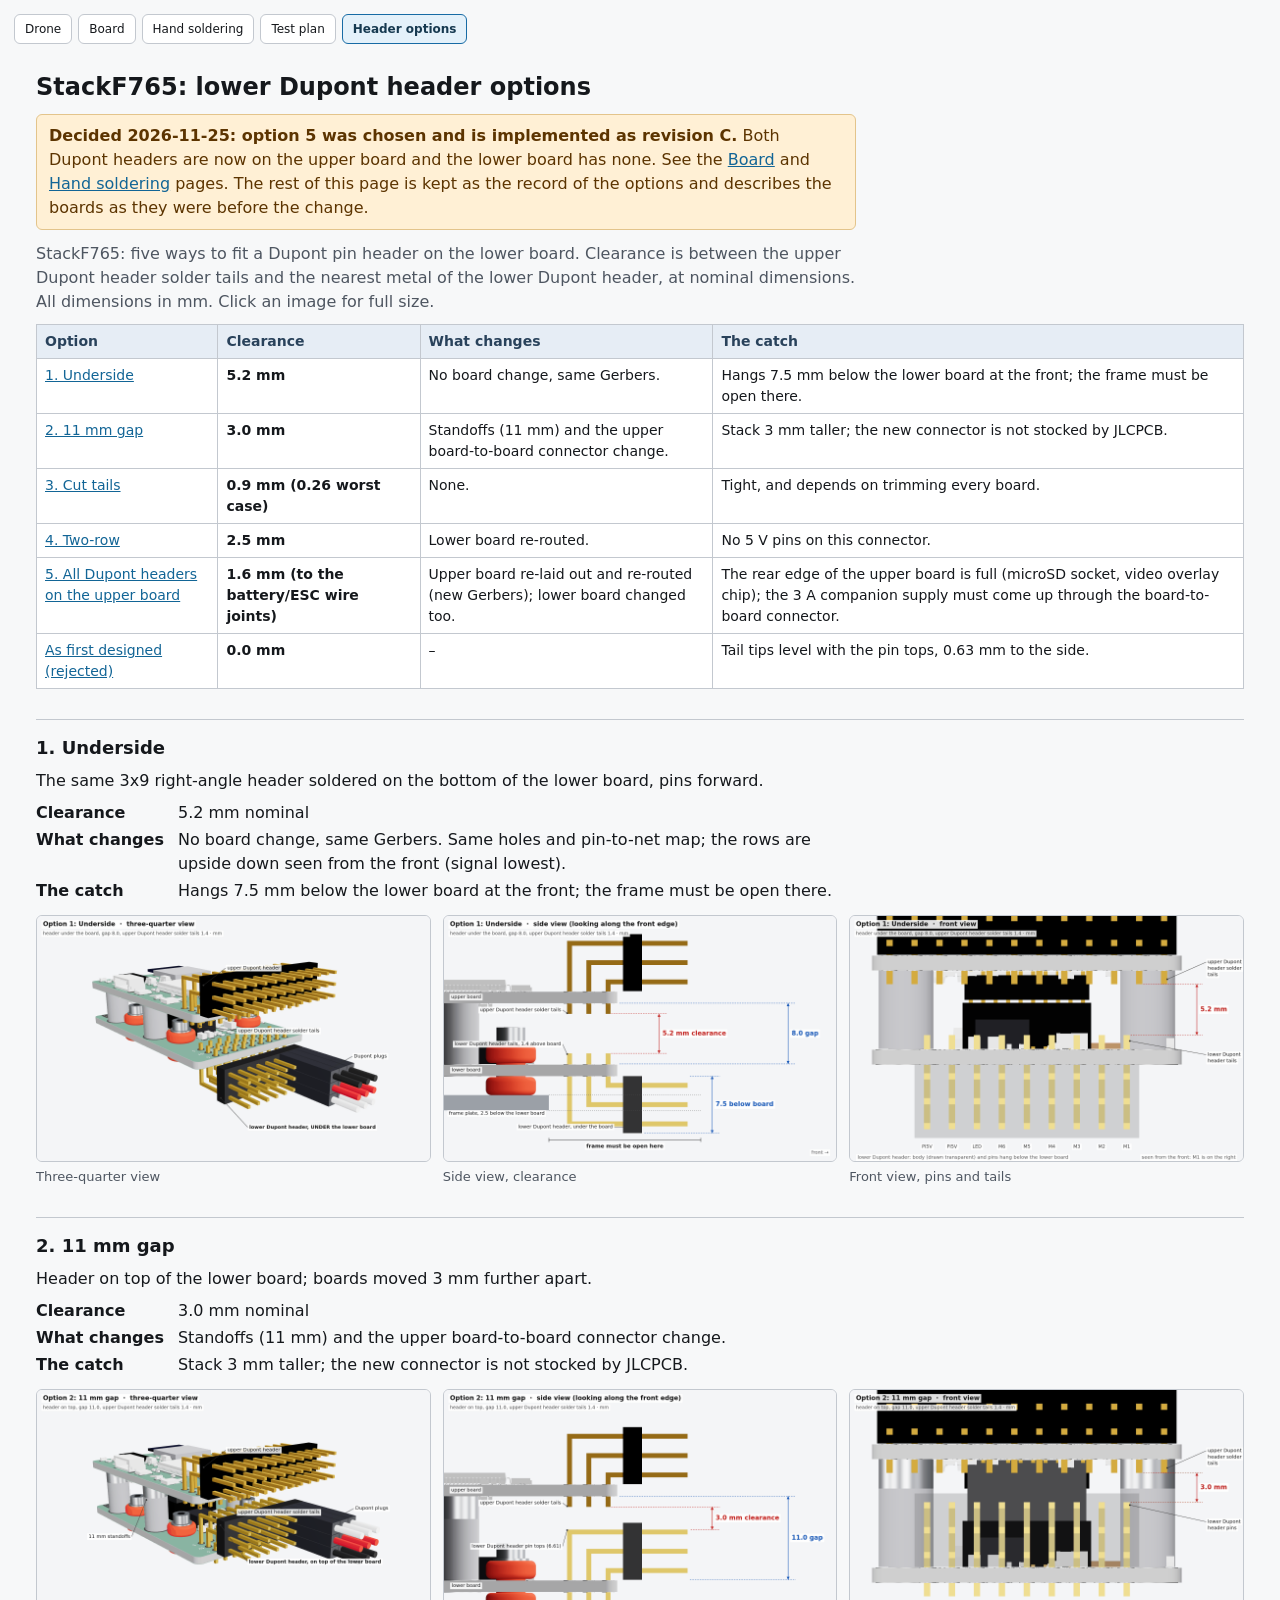
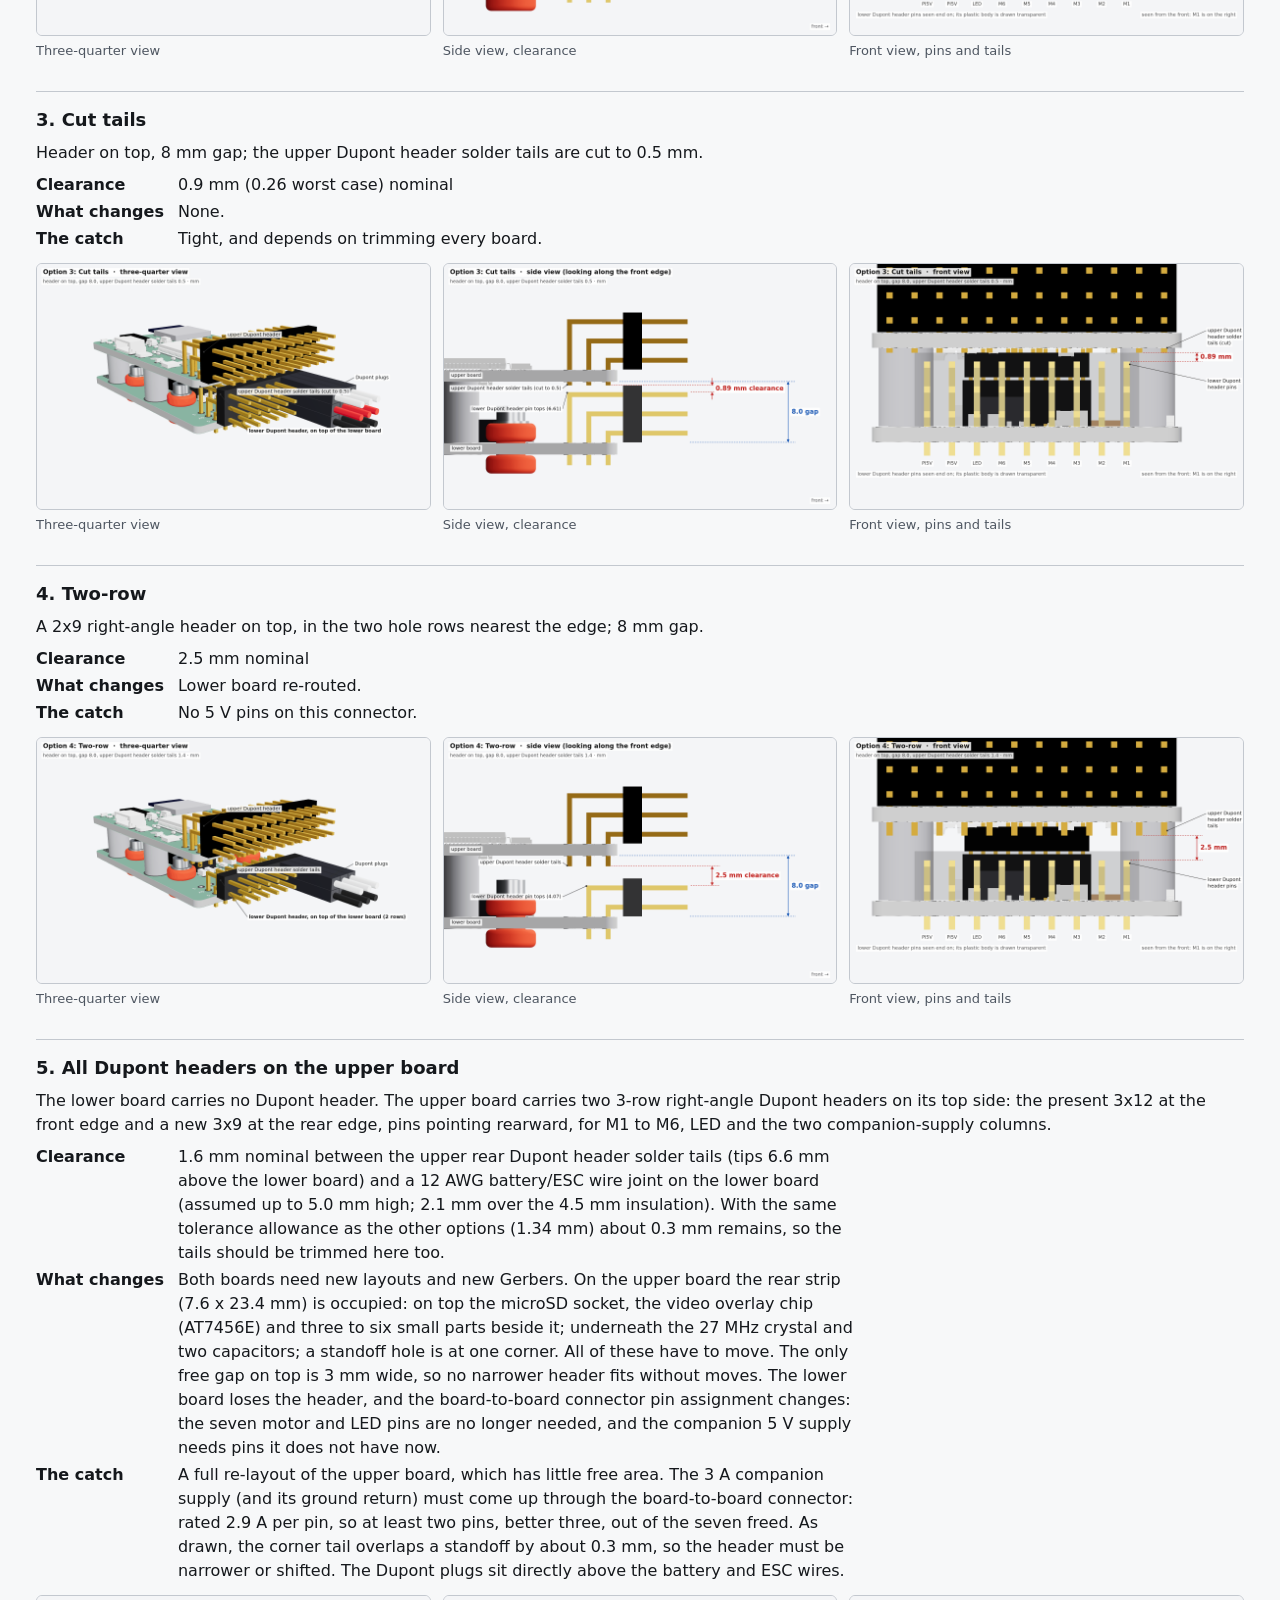
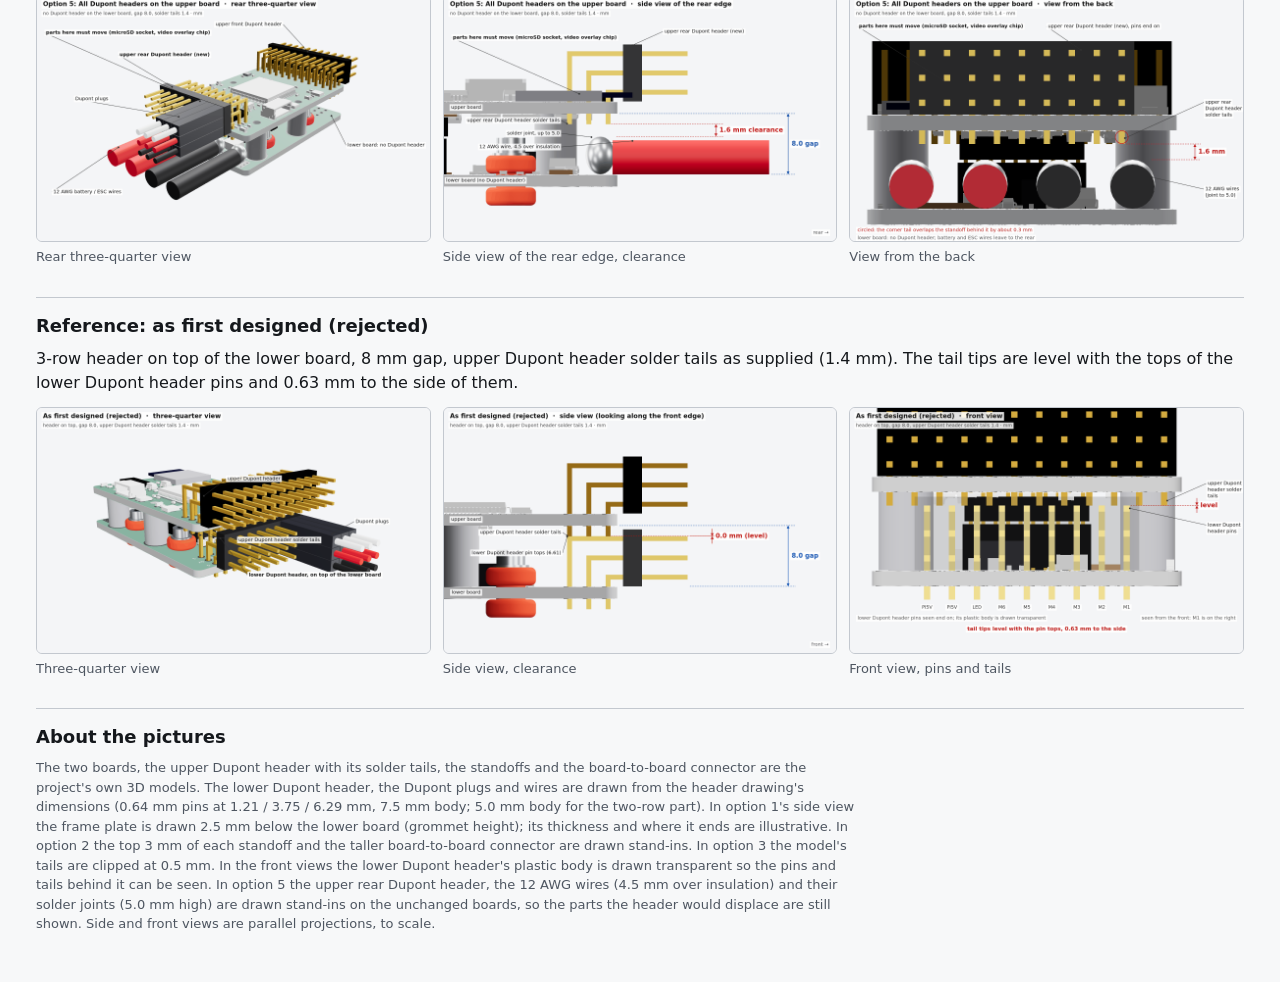
<file: fc/header-options.html>
<!DOCTYPE html>
<html lang="en"><head><meta charset="utf-8"/><meta content="width=device-width,initial-scale=1" name="viewport"/><title>StackF765 — Header options</title>
<style>
:root{--bg:#f7f8f9;--fg:#15181c;--muted:#4e5661;--panel:#fff;--line:#c3c8cf}
*{box-sizing:border-box}
body{margin:0;background:var(--bg);color:var(--fg);font:16px/1.5 system-ui,sans-serif}
body .page-links{position:static;display:flex;flex-wrap:wrap;gap:6px;padding:14px}
main{max-width:1240px;margin:0 auto;padding:4px 16px 40px}
.text{max-width:820px}
h1{font-size:24px;line-height:1.25;margin:10px 0 6px}
h2{font-size:18px;margin:30px 0 8px;padding-top:14px;border-top:1px solid var(--line)}
p{margin:8px 0}
.lead{color:var(--muted)}
main a{color:#126596}
figure{margin:0}
figure img{display:block;width:100%;height:auto;background:#fff;border:1px solid var(--line);border-radius:6px}
figure a{display:block;cursor:zoom-in}
figcaption{font-size:13px;color:var(--muted);margin-top:5px}
.imgs{display:grid;grid-template-columns:repeat(3,1fr);gap:12px;margin:12px 0}
.scroll{overflow-x:auto;margin:10px 0}
table{border-collapse:collapse;width:100%;font-size:14px;background:var(--panel)}
th,td{border:1px solid var(--line);padding:6px 8px;text-align:left;vertical-align:top}
th{background:#e6edf5;color:#29425b;font-weight:600}
td.c{font-weight:600}
dl{display:grid;grid-template-columns:max-content 1fr;gap:3px 14px;margin:8px 0 12px;max-width:820px}
dt{font-weight:600}dd{margin:0}
.warn{background:#fff0d5;color:#5c3400;border:1px solid #e3c48b;border-radius:6px;padding:9px 12px;margin:12px 0;max-width:820px}
.small{font-size:13px;color:var(--muted)}
@media(max-width:900px){.imgs{grid-template-columns:1fr}}
@media(max-width:600px){h1{font-size:21px}table{font-size:13px}th,td{padding:5px}dl{grid-template-columns:1fr;gap:0}dd{margin:0 0 6px}}
</style><link href="assets/controls.css" rel="stylesheet"/></head><body>
<div class="page-links"><a href="./">Drone</a><a href="board.html">Board</a><a href="handsolder.html">Hand soldering</a><a href="testplan.html">Test plan</a><a aria-current="page" href="header-options.html">Header options</a></div>
<main>
<h1>StackF765: lower Dupont header options</h1>
<div class="warn"><b>Decided 2026-11-25: option 5 was chosen and is implemented as revision C.</b> Both Dupont headers are now on the upper board and the lower board has none. See the <a href="board.html">Board</a> and <a href="handsolder.html">Hand soldering</a> pages. The rest of this page is kept as the record of the options and describes the boards as they were before the change.</div>
<p class="lead text">StackF765: five ways to fit a Dupont pin header on the lower board. Clearance is between the upper Dupont header solder tails and the nearest metal of the lower Dupont header, at nominal dimensions. All dimensions in mm. Click an image for full size.</p>
<div class="scroll"><table><tr><th>Option</th><th>Clearance</th><th>What changes</th><th>The catch</th></tr>
<tr><td><a href="#o1">1. Underside</a></td><td class="c">5.2 mm</td><td>No board change, same Gerbers.</td><td>Hangs 7.5 mm below the lower board at the front; the frame must be open there.</td></tr>
<tr><td><a href="#o2">2. 11 mm gap</a></td><td class="c">3.0 mm</td><td>Standoffs (11 mm) and the upper board-to-board connector change.</td><td>Stack 3 mm taller; the new connector is not stocked by JLCPCB.</td></tr>
<tr><td><a href="#o3">3. Cut tails</a></td><td class="c">0.9 mm (0.26 worst case)</td><td>None.</td><td>Tight, and depends on trimming every board.</td></tr>
<tr><td><a href="#o4">4. Two-row</a></td><td class="c">2.5 mm</td><td>Lower board re-routed.</td><td>No 5 V pins on this connector.</td></tr>
<tr><td><a href="#o5">5. All Dupont headers on the upper board</a></td><td class="c">1.6 mm (to the battery/ESC wire joints)</td><td>Upper board re-laid out and re-routed (new Gerbers); lower board changed too.</td><td>The rear edge of the upper board is full (microSD socket, video overlay chip); the 3 A companion supply must come up through the board-to-board connector.</td></tr>
<tr><td><a href="#o0">As first designed (rejected)</a></td><td class="c">0.0 mm</td><td>&ndash;</td><td>Tail tips level with the pin tops, 0.63 mm to the side.</td></tr>
</table></div>
<h2 id="o1">1. Underside</h2>
<p>The same 3x9 right-angle header soldered on the bottom of the lower board, pins forward.</p>
<dl><dt>Clearance</dt><dd>5.2 mm nominal</dd><dt>What changes</dt><dd>No board change, same Gerbers. Same holes and pin-to-net map; the rows are upside down seen from the front (signal lowest).</dd><dt>The catch</dt><dd>Hangs 7.5 mm below the lower board at the front; the frame must be open there.</dd></dl>
<div class="imgs">
<figure><a href="header-options/1-underside-a-three-quarter.png" target="_blank" rel="noopener"><img width="1600" height="1000" src="header-options/1-underside-a-three-quarter.png" alt="Three-quarter view" loading="lazy"></a><figcaption>Three-quarter view</figcaption></figure>
<figure><a href="header-options/1-underside-b-side.png" target="_blank" rel="noopener"><img width="1600" height="1000" src="header-options/1-underside-b-side.png" alt="Side view, clearance" loading="lazy"></a><figcaption>Side view, clearance</figcaption></figure>
<figure><a href="header-options/1-underside-c-front.png" target="_blank" rel="noopener"><img width="1600" height="1000" src="header-options/1-underside-c-front.png" alt="Front view, pins and tails" loading="lazy"></a><figcaption>Front view, pins and tails</figcaption></figure></div>
<h2 id="o2">2. 11 mm gap</h2>
<p>Header on top of the lower board; boards moved 3 mm further apart.</p>
<dl><dt>Clearance</dt><dd>3.0 mm nominal</dd><dt>What changes</dt><dd>Standoffs (11 mm) and the upper board-to-board connector change.</dd><dt>The catch</dt><dd>Stack 3 mm taller; the new connector is not stocked by JLCPCB.</dd></dl>
<div class="imgs">
<figure><a href="header-options/2-gap-11mm-a-three-quarter.png" target="_blank" rel="noopener"><img width="1600" height="1000" src="header-options/2-gap-11mm-a-three-quarter.png" alt="Three-quarter view" loading="lazy"></a><figcaption>Three-quarter view</figcaption></figure>
<figure><a href="header-options/2-gap-11mm-b-side.png" target="_blank" rel="noopener"><img width="1600" height="1000" src="header-options/2-gap-11mm-b-side.png" alt="Side view, clearance" loading="lazy"></a><figcaption>Side view, clearance</figcaption></figure>
<figure><a href="header-options/2-gap-11mm-c-front.png" target="_blank" rel="noopener"><img width="1600" height="1000" src="header-options/2-gap-11mm-c-front.png" alt="Front view, pins and tails" loading="lazy"></a><figcaption>Front view, pins and tails</figcaption></figure></div>
<h2 id="o3">3. Cut tails</h2>
<p>Header on top, 8 mm gap; the upper Dupont header solder tails are cut to 0.5 mm.</p>
<dl><dt>Clearance</dt><dd>0.9 mm (0.26 worst case) nominal</dd><dt>What changes</dt><dd>None.</dd><dt>The catch</dt><dd>Tight, and depends on trimming every board.</dd></dl>
<div class="imgs">
<figure><a href="header-options/3-cut-tails-a-three-quarter.png" target="_blank" rel="noopener"><img width="1600" height="1000" src="header-options/3-cut-tails-a-three-quarter.png" alt="Three-quarter view" loading="lazy"></a><figcaption>Three-quarter view</figcaption></figure>
<figure><a href="header-options/3-cut-tails-b-side.png" target="_blank" rel="noopener"><img width="1600" height="1000" src="header-options/3-cut-tails-b-side.png" alt="Side view, clearance" loading="lazy"></a><figcaption>Side view, clearance</figcaption></figure>
<figure><a href="header-options/3-cut-tails-c-front.png" target="_blank" rel="noopener"><img width="1600" height="1000" src="header-options/3-cut-tails-c-front.png" alt="Front view, pins and tails" loading="lazy"></a><figcaption>Front view, pins and tails</figcaption></figure></div>
<h2 id="o4">4. Two-row</h2>
<p>A 2x9 right-angle header on top, in the two hole rows nearest the edge; 8 mm gap.</p>
<dl><dt>Clearance</dt><dd>2.5 mm nominal</dd><dt>What changes</dt><dd>Lower board re-routed.</dd><dt>The catch</dt><dd>No 5 V pins on this connector.</dd></dl>
<div class="imgs">
<figure><a href="header-options/4-two-row-a-three-quarter.png" target="_blank" rel="noopener"><img width="1600" height="1000" src="header-options/4-two-row-a-three-quarter.png" alt="Three-quarter view" loading="lazy"></a><figcaption>Three-quarter view</figcaption></figure>
<figure><a href="header-options/4-two-row-b-side.png" target="_blank" rel="noopener"><img width="1600" height="1000" src="header-options/4-two-row-b-side.png" alt="Side view, clearance" loading="lazy"></a><figcaption>Side view, clearance</figcaption></figure>
<figure><a href="header-options/4-two-row-c-front.png" target="_blank" rel="noopener"><img width="1600" height="1000" src="header-options/4-two-row-c-front.png" alt="Front view, pins and tails" loading="lazy"></a><figcaption>Front view, pins and tails</figcaption></figure></div>
<h2 id="o5">5. All Dupont headers on the upper board</h2>
<p>The lower board carries no Dupont header. The upper board carries two 3-row right-angle Dupont headers on its top side: the present 3x12 at the front edge and a new 3x9 at the rear edge, pins pointing rearward, for M1 to M6, LED and the two companion-supply columns.</p>
<dl><dt>Clearance</dt><dd>1.6 mm nominal between the upper rear Dupont header solder tails (tips 6.6 mm above the lower board) and a 12 AWG battery/ESC wire joint on the lower board (assumed up to 5.0 mm high; 2.1 mm over the 4.5 mm insulation). With the same tolerance allowance as the other options (1.34 mm) about 0.3 mm remains, so the tails should be trimmed here too.</dd><dt>What changes</dt><dd>Both boards need new layouts and new Gerbers. On the upper board the rear strip (7.6 x 23.4 mm) is occupied: on top the microSD socket, the video overlay chip (AT7456E) and three to six small parts beside it; underneath the 27 MHz crystal and two capacitors; a standoff hole is at one corner. All of these have to move. The only free gap on top is 3 mm wide, so no narrower header fits without moves. The lower board loses the header, and the board-to-board connector pin assignment changes: the seven motor and LED pins are no longer needed, and the companion 5 V supply needs pins it does not have now.</dd><dt>The catch</dt><dd>A full re-layout of the upper board, which has little free area. The 3 A companion supply (and its ground return) must come up through the board-to-board connector: rated 2.9 A per pin, so at least two pins, better three, out of the seven freed. As drawn, the corner tail overlaps a standoff by about 0.3 mm, so the header must be narrower or shifted. The Dupont plugs sit directly above the battery and ESC wires.</dd></dl>
<div class="imgs">
<figure><a href="header-options/5-all-on-upper-a-three-quarter.png" target="_blank" rel="noopener"><img width="1600" height="1000" src="header-options/5-all-on-upper-a-three-quarter.png" alt="Rear three-quarter view" loading="lazy"></a><figcaption>Rear three-quarter view</figcaption></figure>
<figure><a href="header-options/5-all-on-upper-b-side.png" target="_blank" rel="noopener"><img width="1600" height="1000" src="header-options/5-all-on-upper-b-side.png" alt="Side view of the rear edge, clearance" loading="lazy"></a><figcaption>Side view of the rear edge, clearance</figcaption></figure>
<figure><a href="header-options/5-all-on-upper-c-rear.png" target="_blank" rel="noopener"><img width="1600" height="1000" src="header-options/5-all-on-upper-c-rear.png" alt="View from the back" loading="lazy"></a><figcaption>View from the back</figcaption></figure></div>
<h2 id="o0">Reference: as first designed (rejected)</h2>
<p>3-row header on top of the lower board, 8 mm gap, upper Dupont header solder tails as supplied (1.4 mm). The tail tips are level with the tops of the lower Dupont header pins and 0.63 mm to the side of them.</p>
<div class="imgs">
<figure><a href="header-options/0-as-first-designed-a-three-quarter.png" target="_blank" rel="noopener"><img width="1600" height="1000" src="header-options/0-as-first-designed-a-three-quarter.png" alt="Three-quarter view" loading="lazy"></a><figcaption>Three-quarter view</figcaption></figure>
<figure><a href="header-options/0-as-first-designed-b-side.png" target="_blank" rel="noopener"><img width="1600" height="1000" src="header-options/0-as-first-designed-b-side.png" alt="Side view, clearance" loading="lazy"></a><figcaption>Side view, clearance</figcaption></figure>
<figure><a href="header-options/0-as-first-designed-c-front.png" target="_blank" rel="noopener"><img width="1600" height="1000" src="header-options/0-as-first-designed-c-front.png" alt="Front view, pins and tails" loading="lazy"></a><figcaption>Front view, pins and tails</figcaption></figure></div>
<h2>About the pictures</h2>
<p class="small text">The two boards, the upper Dupont header with its solder tails, the standoffs and the board-to-board connector are the project's own 3D models. The lower Dupont header, the Dupont plugs and wires are drawn from the header drawing's dimensions (0.64 mm pins at 1.21 / 3.75 / 6.29 mm, 7.5 mm body; 5.0 mm body for the two-row part). In option 1's side view the frame plate is drawn 2.5 mm below the lower board (grommet height); its thickness and where it ends are illustrative. In option 2 the top 3 mm of each standoff and the taller board-to-board connector are drawn stand-ins. In option 3 the model's tails are clipped at 0.5 mm. In the front views the lower Dupont header's plastic body is drawn transparent so the pins and tails behind it can be seen. In option 5 the upper rear Dupont header, the 12 AWG wires (4.5 mm over insulation) and their solder joints (5.0 mm high) are drawn stand-ins on the unchanged boards, so the parts the header would displace are still shown. Side and front views are parallel projections, to scale.</p>
</main>
</body></html>
</file>
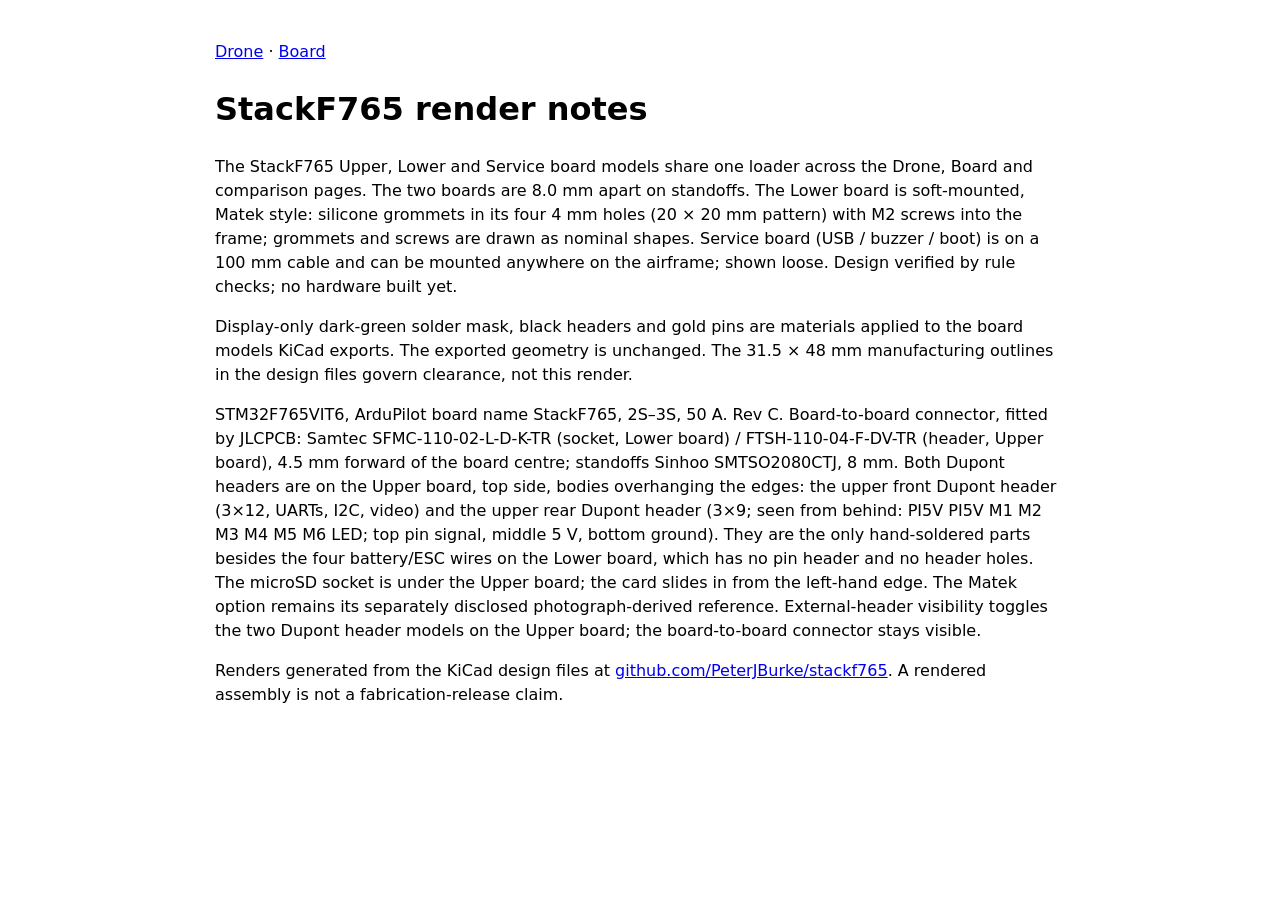
<file: fc/notes.html>
<!doctype html><html lang="en"><meta charset="utf-8"><meta name="viewport" content="width=device-width,initial-scale=1"><title>StackF765 design notes</title><style>body{max-width:850px;margin:24px auto;padding:16px;font:16px/1.5 system-ui}</style><nav><a href="./">Drone</a> · <a href="board.html">Board</a></nav><h1>StackF765 render notes</h1><p>The StackF765 Upper, Lower and Service board models share one loader across the Drone, Board and comparison pages. The two boards are 8.0 mm apart on standoffs. The Lower board is soft-mounted, Matek style: silicone grommets in its four 4 mm holes (20 × 20 mm pattern) with M2 screws into the frame; grommets and screws are drawn as nominal shapes. Service board (USB / buzzer / boot) is on a 100 mm cable and can be mounted anywhere on the airframe; shown loose. Design verified by rule checks; no hardware built yet.</p><p>Display-only dark-green solder mask, black headers and gold pins are materials applied to the board models KiCad exports. The exported geometry is unchanged. The 31.5 × 48 mm manufacturing outlines in the design files govern clearance, not this render.</p><p>STM32F765VIT6, ArduPilot board name StackF765, 2S–3S, 50 A. Rev C. Board-to-board connector, fitted by JLCPCB: Samtec SFMC-110-02-L-D-K-TR (socket, Lower board) / FTSH-110-04-F-DV-TR (header, Upper board), 4.5 mm forward of the board centre; standoffs Sinhoo SMTSO2080CTJ, 8 mm. Both Dupont headers are on the Upper board, top side, bodies overhanging the edges: the upper front Dupont header (3×12, UARTs, I2C, video) and the upper rear Dupont header (3×9; seen from behind: PI5V PI5V M1 M2 M3 M4 M5 M6 LED; top pin signal, middle 5 V, bottom ground). They are the only hand-soldered parts besides the four battery/ESC wires on the Lower board, which has no pin header and no header holes. The microSD socket is under the Upper board; the card slides in from the left-hand edge. The Matek option remains its separately disclosed photograph-derived reference. External-header visibility toggles the two Dupont header models on the Upper board; the board-to-board connector stays visible.</p><p>Renders generated from the KiCad design files at <a href="https://github.com/PeterJBurke/stackf765">github.com/PeterJBurke/stackf765</a>. A rendered assembly is not a fabrication-release claim.</p></html>
</file>
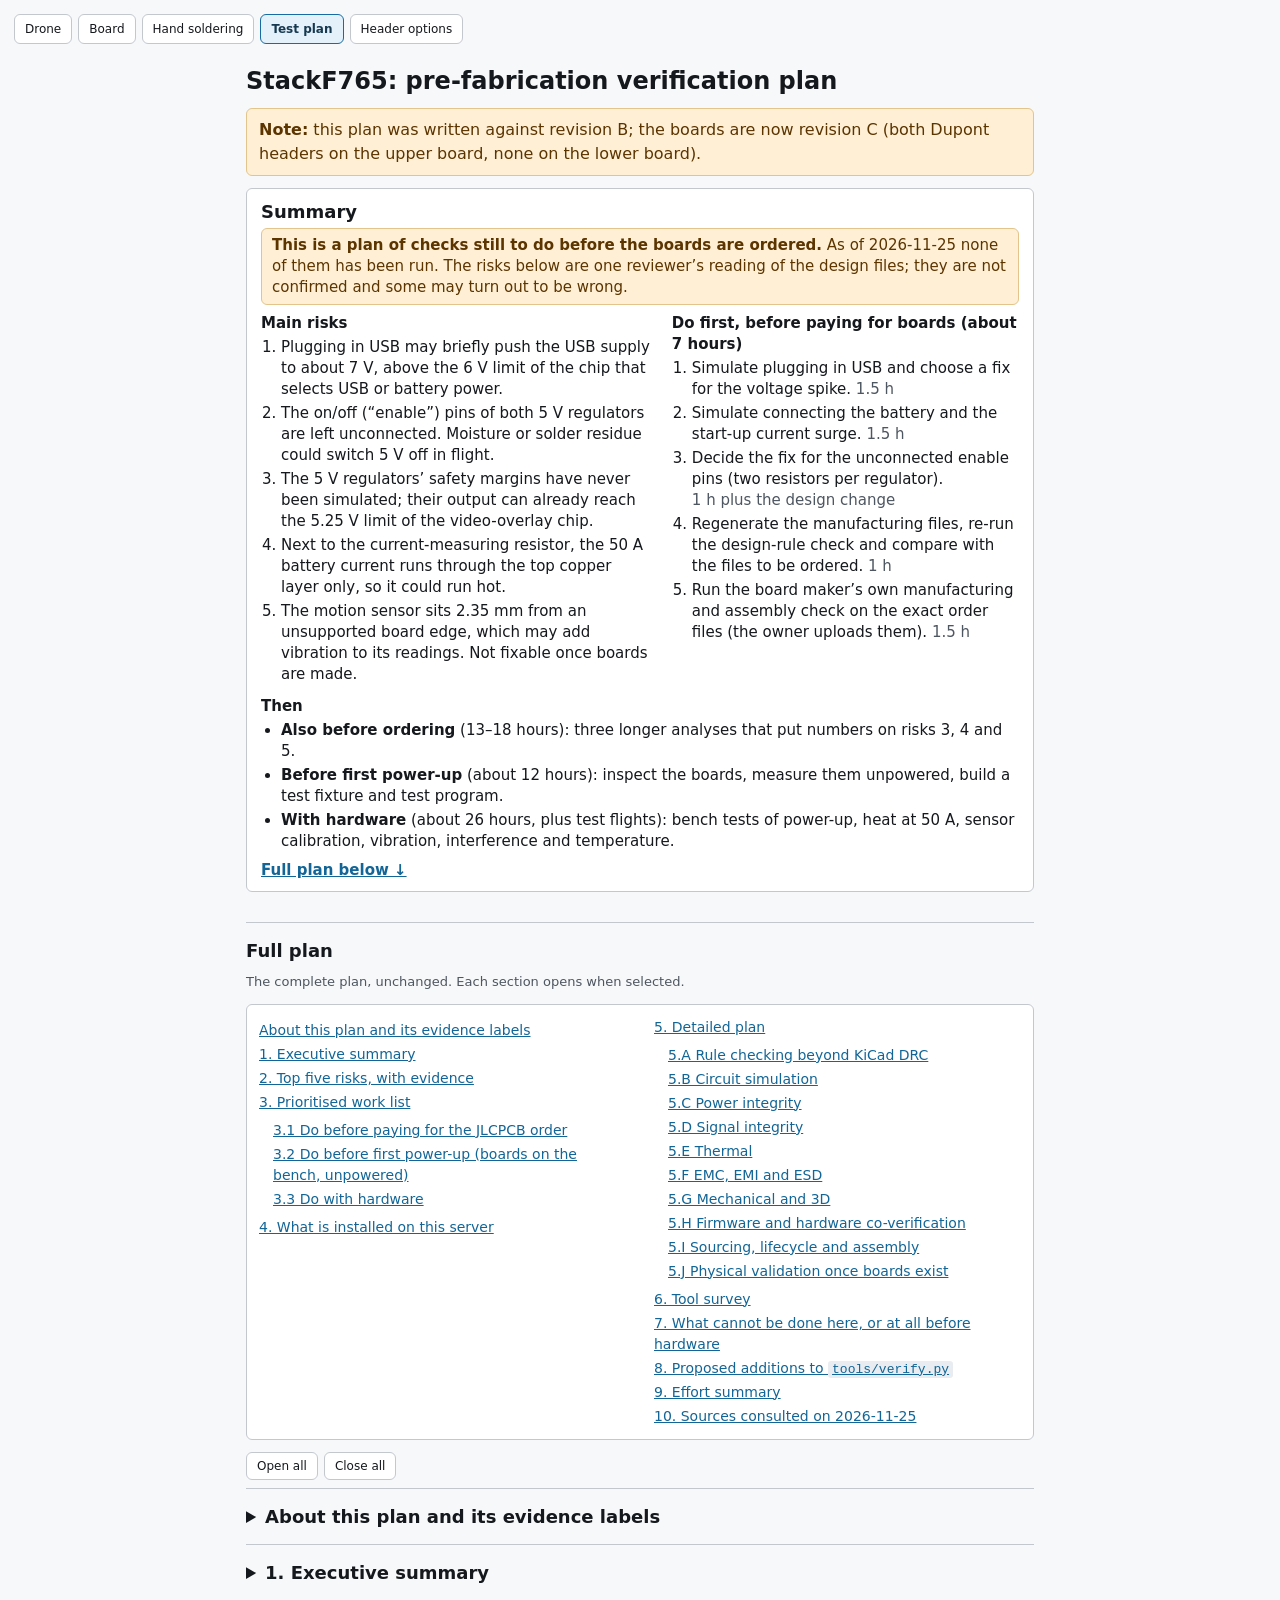
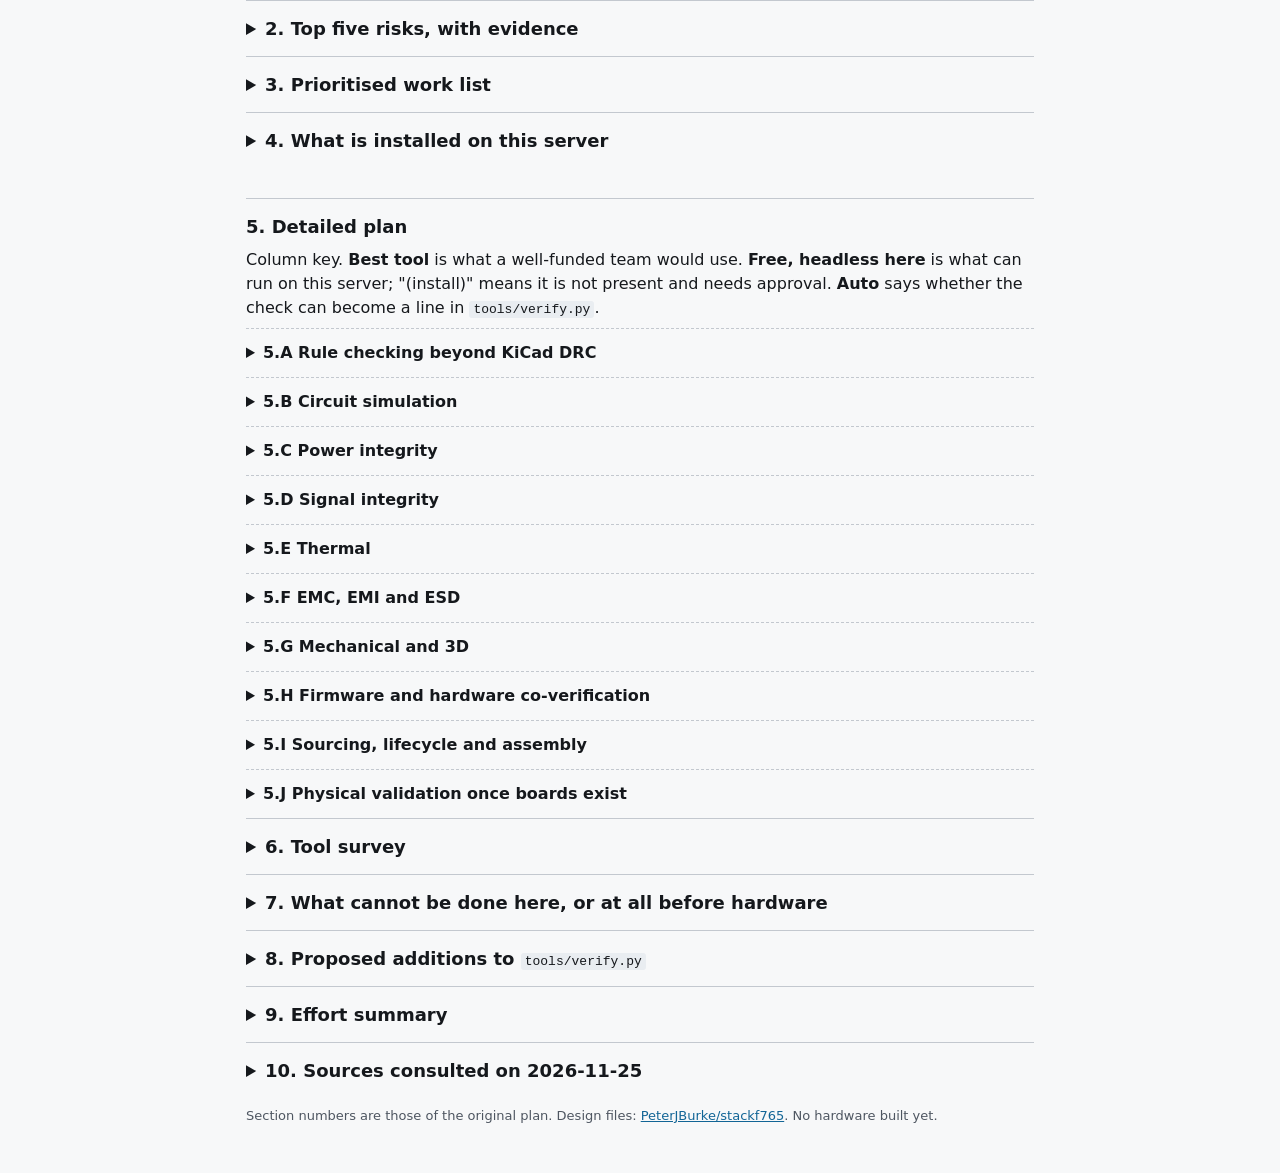
<file: fc/testplan.html>
<!DOCTYPE html>
<html lang="en"><head><meta charset="utf-8"/><meta content="width=device-width,initial-scale=1" name="viewport"/><title>StackF765 — Test plan</title>
<style>
:root{--bg:#f7f8f9;--fg:#15181c;--muted:#4e5661;--panel:#fff;--line:#c3c8cf}
*{box-sizing:border-box}
body{margin:0;background:var(--bg);color:var(--fg);font:16px/1.5 system-ui,sans-serif}
body .page-links{position:static;display:flex;flex-wrap:wrap;gap:6px;padding:14px}
main{max-width:820px;margin:0 auto;padding:4px 16px 40px}
h1{font-size:24px;line-height:1.25;margin:4px 0 6px}
h2{font-size:18px;margin:30px 0 8px;padding-top:14px;border-top:1px solid var(--line)}
h3{font-size:16px;margin:22px 0 6px}
p{margin:8px 0}
.lead{color:var(--muted)}
ol,ul{margin:8px 0;padding-left:24px}
li{margin:5px 0}
main a{color:#126596;overflow-wrap:anywhere}
code{font:13px ui-monospace,Menlo,Consolas,monospace;background:#e9edf1;padding:1px 4px;border-radius:3px;overflow-wrap:anywhere}
.scroll{overflow-x:auto;margin:10px 0;-webkit-overflow-scrolling:touch}
.scroll.wide{width:max(100%,min(1240px,calc(100vw - 48px)));margin-left:50%;transform:translateX(-50%)}
table{border-collapse:collapse;width:100%;font-size:14px;background:var(--panel)}
th,td{border:1px solid var(--line);padding:6px 8px;text-align:left;vertical-align:top}
th{background:#e6edf5;color:#29425b;font-weight:600}
table.c6{min-width:900px}
table.c8{min-width:1500px;font-size:13px}
table.c8 code{font-size:12px}
.warn{background:#fff0d5;color:#5c3400;border:1px solid #e3c48b;border-radius:6px;padding:9px 12px;margin:12px 0}
.small{font-size:13px;color:var(--muted)}
.tag{font-size:12px;color:#29425b;background:#e6edf5;border-radius:3px;padding:0 4px;white-space:nowrap}
.tag.inf{color:#5c3400;background:#fff0d5}
.tag.long{white-space:normal}
nav.toc{background:var(--panel);border:1px solid var(--line);border-radius:6px;padding:8px 12px;margin:12px 0;font-size:14px}
nav.toc ul{margin:4px 0;columns:2;column-gap:28px;list-style:none;padding-left:0}
nav.toc ul ul{columns:1;padding-left:14px}
nav.toc li{margin:3px 0;break-inside:avoid}
.tools{display:flex;gap:6px;margin:8px 0}
.tools button{font:12px system-ui;color:var(--fg);background:var(--panel);border:1px solid var(--line);padding:6px 10px;border-radius:6px;cursor:pointer}
details.sec{border-top:1px solid var(--line);margin:0;padding:10px 0}
details.sec.sub{border-top:1px dashed var(--line);padding:8px 0}
details.sec>summary{cursor:pointer;font-weight:600;font-size:18px;padding:4px 0}
details.sec.sub>summary{font-size:16px}
details.sec>summary:hover{color:#126596}
h2.group{margin-bottom:4px}
.summary{background:var(--panel);border:1px solid var(--line);border-radius:6px;padding:10px 14px;margin:10px 0 0;font-size:15px;line-height:1.4}
.summary h2{border:0;margin:0 0 4px;padding:0;font-size:18px}
.summary h3{margin:0 0 2px;font-size:15px}
.summary .warn{margin:4px 0 8px;padding:6px 10px}
.summary ol,.summary ul{margin:2px 0;padding-left:20px}
.summary li{margin:3px 0}
.summary .cols{display:grid;grid-template-columns:1.12fr 1fr;gap:4px 22px}
.summary .then{margin-top:8px}
.summary .more{margin:8px 0 0;font-weight:600}
.hrs{color:var(--muted);white-space:nowrap}
@media(max-width:700px){.summary .cols{grid-template-columns:1fr;gap:8px}}
@media(max-width:600px){h1{font-size:21px}table{font-size:13px}th,td{padding:5px}nav.toc ul{columns:1}details.sec>summary{font-size:16px}details.sec.sub>summary{font-size:15px}}
@media print{details.sec>*{display:block}.tools{display:none}}
</style><link href="assets/controls.css" rel="stylesheet"/></head><body>
<div class="page-links"><a href="./">Drone</a><a href="board.html">Board</a><a href="handsolder.html">Hand soldering</a><a aria-current="page" href="testplan.html">Test plan</a><a href="header-options.html">Header options</a></div>
<main>
<h1>StackF765: pre-fabrication verification plan</h1>
<p class="warn"><b>Note:</b> this plan was written against revision B; the boards are now revision C (both Dupont headers on the upper board, none on the lower board).</p>
<section class="summary" id="summary">
<h2>Summary</h2>
<p class="warn"><b>This is a plan of checks still to do before the boards are ordered.</b>
As of 2026-11-25 none of them has been run. The risks below are one reviewer’s reading of
the design files; they are not confirmed and some may turn out to be wrong.</p>
<div class="cols">
<div>
<h3>Main risks</h3>
<ol>
<li>Plugging in USB may briefly push the USB supply to about 7&nbsp;V, above the 6&nbsp;V limit of the chip that selects USB or battery power.</li>
<li>The on/off (“enable”) pins of both 5&nbsp;V regulators are left unconnected. Moisture or solder residue could switch 5&nbsp;V off in flight.</li>
<li>The 5&nbsp;V regulators’ safety margins have never been simulated; their output can already reach the 5.25&nbsp;V limit of the video-overlay chip.</li>
<li>Next to the current-measuring resistor, the 50&nbsp;A battery current runs through the top copper layer only, so it could run hot.</li>
<li>The motion sensor sits 2.35&nbsp;mm from an unsupported board edge, which may add vibration to its readings. Not fixable once boards are made.</li>
</ol>
</div>
<div>
<h3>Do first, before paying for boards (about 7 hours)</h3>
<ol>
<li>Simulate plugging in USB and choose a fix for the voltage spike. <span class="hrs">1.5 h</span></li>
<li>Simulate connecting the battery and the start-up current surge. <span class="hrs">1.5 h</span></li>
<li>Decide the fix for the unconnected enable pins (two resistors per regulator). <span class="hrs">1 h plus the design change</span></li>
<li>Regenerate the manufacturing files, re-run the design-rule check and compare with the files to be ordered. <span class="hrs">1 h</span></li>
<li>Run the board maker’s own manufacturing and assembly check on the exact order files (the owner uploads them). <span class="hrs">1.5 h</span></li>
</ol>
</div>
</div>
<div class="then">
<h3>Then</h3>
<ul>
<li><b>Also before ordering</b> (13–18 hours): three longer analyses that put numbers on risks 3, 4 and 5.</li>
<li><b>Before first power-up</b> (about 12 hours): inspect the boards, measure them unpowered, build a test fixture and test program.</li>
<li><b>With hardware</b> (about 26 hours, plus test flights): bench tests of power-up, heat at 50&nbsp;A, sensor calibration, vibration, interference and temperature.</li>
</ul>
</div>
<p class="more"><a href="#detail">Full plan below ↓</a></p>
</section>
<h2 id="detail">Full plan</h2>
<p class="small">The complete plan, unchanged. Each section opens when selected.</p>
<nav class="toc" aria-label="Full plan contents"><ul><li><a href="#about">About this plan and its evidence labels</a></li><li><a href="#s1">1. Executive summary</a></li><li><a href="#s2">2. Top five risks, with evidence</a></li><li><a href="#s3">3. Prioritised work list</a><ul><li><a href="#s3-1">3.1 Do before paying for the JLCPCB order</a></li><li><a href="#s3-2">3.2 Do before first power-up (boards on the bench, unpowered)</a></li><li><a href="#s3-3">3.3 Do with hardware</a></li></ul></li><li><a href="#s4">4. What is installed on this server</a></li><li><a href="#s5">5. Detailed plan</a><ul><li><a href="#s5a">5.A Rule checking beyond KiCad DRC</a></li><li><a href="#s5b">5.B Circuit simulation</a></li><li><a href="#s5c">5.C Power integrity</a></li><li><a href="#s5d">5.D Signal integrity</a></li><li><a href="#s5e">5.E Thermal</a></li><li><a href="#s5f">5.F EMC, EMI and ESD</a></li><li><a href="#s5g">5.G Mechanical and 3D</a></li><li><a href="#s5h">5.H Firmware and hardware co-verification</a></li><li><a href="#s5i">5.I Sourcing, lifecycle and assembly</a></li><li><a href="#s5j">5.J Physical validation once boards exist</a></li></ul></li><li><a href="#s6">6. Tool survey</a></li><li><a href="#s7">7. What cannot be done here, or at all before hardware</a></li><li><a href="#s8">8. Proposed additions to <code>tools/verify.py</code></a></li><li><a href="#s9">9. Effort summary</a></li><li><a href="#s10">10. Sources consulted on 2026-11-25</a></li></ul></nav>
<div class="tools"><button id="openAll" type="button">Open all</button><button id="closeAll" type="button">Close all</button></div>
<details class="sec" id="about"><summary>About this plan and its evidence labels</summary><p>Date: 2026-11-25. Scope: upper, lower and service boards, rev B, as committed in the StackF765 design repository (HEAD <code>0a44bf2</code>).
This is a plan. No analysis in it has been run, no design file was changed, nothing was committed.
The only things executed were read-only queries of the board files (to gather evidence for the risks) and a one-line check that the SPICE library on this server works.</p>
<p>Labels used throughout:</p>
<ul>
<li><strong><span class="tag">[measured]</span></strong> read from the design files by script on 2026-11-25 (board-centre origin, KiCad y pointing to the rear).</li>
<li><strong><span class="tag">[doc]</span></strong> stated in the repository's own documents.</li>
<li><strong><span class="tag inf">[inference]</span></strong> my estimate or engineering judgement; not proven.</li>
<li><strong><span class="tag">[web]</span></strong> checked on the web on 2026-11-25. <strong><span class="tag">[recall]</span></strong> from memory, not re-checked.</li>
</ul></details>
<details class="sec" id="s1"><summary>1. Executive summary</summary><p>The existing checks prove the files are self-consistent: schematic = model = board = Gerbers, the pin map matches the firmware, the boards fit, firmware builds. Two paper reviews and a pin-by-pin datasheet audit found no wiring error. What nobody has done is <strong>simulate anything, solve any field, or model any heat or vibration</strong>. Every analogue and power number in the repository is a closed-form hand calculation. <code>research/audit-2026-11-19.md</code> section 3 says so itself: "ngspice is not installed; these are closed-form results".</p>
<p>That statement is out of date in one useful way: the ngspice 42 shared library ships with KiCad on this server and runs headless from Python (checked). So most of the circuit simulation below needs no installation.</p>
<p><strong>Top five risks</strong> (evidence in section 2):</p>
<ol>
<li><strong>USB hot-plug overshoot on VBUS exceeds the 6 V absolute maximum of the supply selector U5.</strong> Known, documented, left unfixed. Likely peak about 7 V <span class="tag inf">[inference]</span>.</li>
<li><strong>Both 5 V regulators have floating enable pins</strong> (megohm nodes, 0.5 mm from the battery pin). Leakage from flux or condensation can switch the flight controller's supply off in flight. Raised in the first review, never actioned.</li>
<li><strong>Regulator loop and transient margins are unverified</strong> with a smaller inductor (4.7 µH) and less output capacitance (17–21 µF effective) than TI's 5 V design, and the set-point tolerance already reaches the OSD chip's 5.25 V limit.</li>
<li><strong>The 50 A path uses only the top layer between each wire pad and the shunt.</strong> The inner and bottom copper is a dead end there because there are no vias at the shunt pads. The documents say four layers. About 4–5 W ends up in the lower board under the upper board, with no thermal model.</li>
<li><strong>The IMU sits 2.35 mm from the board edge on the unsupported front part of the upper board</strong>, between the standoffs and a 36-pin header that carries the cable loads. No modal or strain estimate exists.</li>
</ol>
<p><strong>First five things to do</strong>, ranked by risk avoided per hour (all before paying; about 7 hours):</p>
<ol>
<li>SPICE the USB hot-plug into U5 with ngspice and pick a damping fix. 1.5 h.</li>
<li>SPICE the battery hot-plug and inrush on the lower board. 1.5 h.</li>
<li>Decide the enable-pin fix for the two regulators (a two-resistor divider each). 1 h plus the change.</li>
<li>Refill zones on a copy, re-run DRC, re-export and diff all fab files including the IPC-D-356 netlist. 1 h.</li>
<li>Run the fab's DFM/DFA check on the exact files to be ordered (the owner uploads). 1.5 h.</li>
</ol>
<p>Then the three longer analyses that put numbers on risks 3, 4 and 5 (13–18 hours): TI's model of the TPS62933 for stability and load steps; a DC current-density and voltage-drop solve of the 50 A path; a vibration-mode and strain estimate at the IMU.</p>
<p><strong>Honest limits.</strong> PDN impedance to hundreds of MHz, radiated emissions, and 3D thermal with airflow need commercial solvers (Ansys SIwave/Icepak, Cadence Sigrity/Celsius, Siemens HyperLynx/Flotherm, Keysight PIPro) or a week of open-source FEM work that would have to be installed first. For a 12 Mbit/s USB, 16 MHz SPI, 25–50 MHz SD board this is not where the respin risk is. Measure those on hardware instead. Nothing in this plan replaces the bench.</p></details>
<details class="sec" id="s2"><summary>2. Top five risks, with evidence</summary><h3>Risk 1. VBUS hot-plug overshoot into U5 (LM66200), upper board</h3>
<ul>
<li><code>gen/upper.py:53-57</code>: <code>U5</code> <code>VIN2</code> = <code>VBUS</code>; <code>C2</code> 1 µF 0402 and <code>D3</code> (<code>tvs5</code> = SMF5.0CA) on <code>VBUS</code>. <code>gen/service.py:30</code>: <code>C1</code> 1 µF. Total about 2 µF nominal, about 1 µF at 5 V bias <span class="tag inf long">[inference from the Samsung 0402 bias curve quoted in the audit]</span>.</li>
<li><code>research/audit-2026-11-19.md</code> finding 9: D3 breaks down at 6.4 V minimum and clamps at 9.2 V; LM66200 absolute maximum is 6 V. <code>research/design-review.md</code> S5 says the same. <code>docs/verification.md</code> records it as "Not changed; do not use chargers that overshoot".</li>
<li><span class="tag inf">[inference]</span> The overshoot does not need a bad charger. A 1 m USB cable plus the 100 mm JST-SH lead is roughly 0.5–1 µH and 0.2–0.5 Ω in series with 1–2 µF: characteristic impedance about 0.7 Ω, damping ratio 0.15–0.35, overshoot 35–60 %, i.e. 6.8–8 V before D3 starts to conduct. D3 then holds it somewhere between 6.4 and about 7.5 V. That is above the absolute maximum on every plug-in.</li>
<li>Consequence: latent or immediate damage to U5, the single part every supply current passes through.</li>
<li>Cheap fixes to evaluate in simulation: 0.5–1 Ω (or a ferrite) in series with VBUS at J5; a 4.7–10 µF capacitor with ESR; a unidirectional 5 V clamp with lower dynamic resistance.</li>
</ul>
<h3>Risk 2. Floating EN (and RT) pins on both TPS62933 regulators, lower board</h3>
<ul>
<li><code>gen/lower.py:38-39</code>: <code>nc=("EN", "RT")</code>. <span class="tag">[measured]</span> <code>U1</code> pad 2 <code>unconnected-(U1-EN-Pad2)</code> at (−3.34, 8.15), pad 3 <code>VESC</code> at (−3.34, 8.65): 0.5 mm pitch, 0.2 mm gap, battery voltage next door. Same on <code>U2</code>.</li>
<li><code>research/design-review.md</code> N1: internal pull-up is about 0.7 µA; EN absolute maximum is 6 V; "flux residue or condensation leaking &gt; ~1 µA to ground would shut the 5 V rail off in flight". It was filed as a note, and the generator still leaves the pin open.</li>
<li><span class="tag inf">[inference]</span> Leakage can go either way: to ground (rail off) or to the adjacent VIN pad (EN pulled towards 8–12 V, above its 6 V rating). A multirotor sees condensation.</li>
<li><code>U1</code> feeds the flight controller. Loss of <code>+5V</code> in flight is loss of the aircraft.</li>
<li>Related: <code>gen/lower.py:23</code> puts the servo-rail pins of J2 columns 1–7 on the flight controller's own <code>+5V</code>. A stalled servo or a shorted lead takes the MCU supply with it.</li>
</ul>
<h3>Risk 3. Regulator stability, transient and set-point margins, lower board</h3>
<ul>
<li><code>gen/lower.py:46-51</code>: 4.7 µH, 51 k + 2.2 k / 10 k, two 22 µF 0805 output capacitors, no feed-forward capacitor.</li>
<li><code>research/audit-2026-11-19.md</code> findings 6, 17 and section 3.1: output capacitance 21 µF effective (17 µF with tolerance), "at or below" TI's 20 µF typical; TI's 5 V/500 kHz design uses 6.8 µH; a 1.5 A step "moves the output a little more than 5 %"; set-point range with tolerances 4.87–5.25 V; "The AT7456E maximum is 5.25 V ... inside, with no margin at the very top".</li>
<li>No loop-gain or time-domain simulation exists. Loads are unknown: long servo leads, a companion computer with hundreds of µF, an ESC BEC back-feeding.</li>
<li><span class="tag inf">[inference]</span> On a full-load release the energy in the inductor lifts the output by roughly √(V² + L·I²/C) − V ≈ 0.3–0.4 V with 17 µF, on top of a set-point that may already be 5.25 V. That reaches about 5.6 V on <code>+5V</code>, which feeds U5 (5.5 V recommended maximum) and through it the OSD chip.</li>
</ul>
<h3>Risk 4. 50 A path and lower-board heat</h3>
<ul>
<li><span class="tag">[measured]</span> Net <code>VBAT</code> has <strong>no vias</strong> apart from the twelve 0.4 mm holes inside wire pad <code>J10</code> (y = 20.5 … 23.0). Shunt <code>R1</code> pad 1 is a top-layer pad 1.8 × 3.4 mm at (−10.1, 16.6). The <code>VBAT high current</code> zone exists on all four layers (<code>gen/lower.py:210</code>) but the inner and bottom copper has no connection at the shunt end. The same is true on the <code>VESC</code> side: the six <code>VESC</code> vias are at the regulators and the TVS, none at <code>R1</code> pad 2 (−4.9, 16.6).</li>
<li>So all 50 A crosses about 1.5 mm of top-layer 2 oz copper and enters a 1.8 mm-wide pad. <code>docs/design.md</code> ("5–6 mm wide on four layers") and <code>research/layout-review.md</code> ("solid zone on all four layers ... under 0.1 mΩ") do not describe that.</li>
<li><span class="tag inf">[inference]</span> Sheet resistance of 70 µm copper is about 0.25 mΩ per square at 20 °C, 0.31 at 85 °C. Expect 0.1–0.2 mΩ and 0.25–0.5 W per side at 50 A, concentrated at the pad edges, next to a shunt that is itself dissipating 1.25 W. Adding the two regulators at load (0.8 W + 0.45 W each, audit 3.1) gives 4–5 W in a 31.5 × 48 mm board that has another board 8 mm above it.</li>
<li><span class="tag">[measured]</span> <code>D1</code> (the input clamp) reaches the <code>VESC</code> plane through 0.2 mm track and a single 0.3 mm via at (3.3, 15.15). Adequate for short pulses <span class="tag inf">[inference]</span>; a second via costs nothing.</li>
<li><span class="tag">[measured]</span> The whole lower board has 11 ground vias outside the wire pads.</li>
</ul>
<h3>Risk 5. IMU placement and stack mechanics</h3>
<ul>
<li><span class="tag">[measured]</span> <code>U2</code> (ICM-45686) is at (13.4, −11.3) on the upper board: 2.35 mm from the right edge, 12.7 mm from the front edge. Standoffs are at (−12.3, −3.0), (12.3, −3.0), (12.3, 15.9) (<code>gen/lower.py:32</code>): three, not four, and none forward of y = −3. The 3 × 12 header <code>J1</code> has its hole rows at y = −17.7 … −22.8 with the body hanging off the front edge.</li>
<li>So the IMU sits on a 21 mm overhang, between the support line and the connector that takes every cable force. The fourth corner (rear left, beside the microSD socket) is unsupported.</li>
<li><span class="tag">[measured]</span> <code>IMU_SCK</code> runs on <code>In2.Cu</code> within 1.6 mm of the package centre. TDK's layout notes (AN-000393, AN-000262 <span class="tag long">[web: titles only, not opened]</span>) ask for no vias or tracks under the package.</li>
<li><span class="tag inf">[inference]</span> First bending mode of the overhang with the header mass is somewhere between 0.6 and 2 kHz; motor and blade-pass harmonics of a small multirotor reach that band. Cable pull on the header strains the board at the IMU and shifts gyro and accelerometer bias.</li>
<li><span class="tag inf">[inference]</span> The grommet isolation of the stack is partly bypassed by four 12 AWG power wires and up to 27 soldered signal wires on the lower board.</li>
<li>This cannot be fixed after fabrication, which is why it is in the top five even though it may turn out acceptable.</li>
</ul>
<h3>Next five (not ranked into the top five)</h3>
<div class="scroll"><table>
<thead>
<tr>
<th>Item</th>
<th>Evidence</th>
</tr>
</thead>
<tbody>
<tr>
<td>Analogue video crosses the board at minimum width</td>
<td><span class="tag">[measured]</span> <code>CAM_IN</code> 46.8 mm over three layers, <code>VTX_OUT</code> 42.8 mm on <code>B.Cu</code>, both 0.15 mm; closest same-layer neighbours at 0.49–0.51 mm include <code>OSC_IN</code>, <code>IMU_SCK</code>, <code>M3</code>, <code>BUZ_OUT</code>. The OSD chip's analogue supply is the unfiltered <code>+5V_SYS</code> (<code>gen/upper.py:158</code>).</td>
</tr>
<tr>
<td>Few ground vias, fragmented pours on the upper board</td>
<td><span class="tag">[measured]</span> 38 <code>GND</code> and 16 <code>+3V3</code> vias out of 184; the top-layer ground pour is 30 separate pieces. Inner signal layers <code>In2</code>/<code>In3</code> sit 0.55 mm from their nearest plane (JLC06161H-3313).</td>
</tr>
<tr>
<td>3.3 V dropout on weak USB</td>
<td><span class="tag">[doc]</span> audit 3.5: at 4.40 V and 0.5 A, <code>LDO_IN</code> = 3.23 V.</td>
</tr>
<tr>
<td>BMP388 lifecycle</td>
<td><span class="tag">[web]</span> search results report Bosch marks BMP388 "not for new designs" with BMP390 as successor; I could not open Bosch's page (404).</td>
</tr>
<tr>
<td>Parts with almost no stock</td>
<td><span class="tag">[doc]</span> <code>docs/manufacturing.md</code>: FTSH header 5 pieces, STM32F765 48, TPS62933 36 at JLCPCB.</td>
</tr>
</tbody>
</table></div></details>
<details class="sec" id="s3"><summary>3. Prioritised work list</summary><p>Score = risk avoided (5 = likely respin or damage, 1 = cosmetic) divided by hours, rounded. IDs point to section 5.</p>
<h3 id="s3-1">3.1 Do before paying for the JLCPCB order</h3>

<div class="scroll wide"><table class="c6">
<thead>
<tr>
<th>Rank</th>
<th>ID</th>
<th>Action</th>
<th>Risk</th>
<th>Hours</th>
<th>Score</th>
</tr>
</thead>
<tbody>
<tr>
<td>1</td>
<td>B1</td>
<td>ngspice: USB hot-plug into <code>VBUS</code>/U5 over cable L and R corners; evaluate series R / damping / clamp options</td>
<td>5</td>
<td>1.5</td>
<td>3.3</td>
</tr>
<tr>
<td>2</td>
<td>B2</td>
<td>ngspice: battery hot-plug and start-up inrush on <code>VESC</code> (lead inductance 0.2–2 µH, with and without ESC bulk capacitor)</td>
<td>4</td>
<td>1.5</td>
<td>2.7</td>
</tr>
<tr>
<td>3</td>
<td>B3d</td>
<td>Decide the EN divider (and RT strap) for U1/U2 lower; no simulation needed, datasheet reading and one netlist change</td>
<td>5</td>
<td>1 + ECO</td>
<td>2.5+</td>
</tr>
<tr>
<td>4</td>
<td>A1</td>
<td>Refill zones on a copy, re-run DRC, re-export Gerbers/drill/D-356 and diff against <code>fab/</code></td>
<td>3</td>
<td>1</td>
<td>3.0</td>
</tr>
<tr>
<td>5</td>
<td>A2</td>
<td>Fab DFM + DFA on the exact order files (JLCDFM and the assembly preview; owner uploads)</td>
<td>4</td>
<td>1.5</td>
<td>2.7</td>
</tr>
<tr>
<td>6</td>
<td>C1</td>
<td>DC voltage drop and current density: 50 A path, <code>+5V</code>, <code>+5V_PI</code>, <code>+5V_SYS</code>, <code>+3V3</code>; via currents</td>
<td>4</td>
<td>6–8</td>
<td>0.6</td>
</tr>
<tr>
<td>7</td>
<td>B3</td>
<td>TPS62933 with TI's model: loop gain, load step, start-up into capacitive load, full-load release</td>
<td>4</td>
<td>4–6</td>
<td>0.8</td>
</tr>
<tr>
<td>8</td>
<td>G1</td>
<td>Modal and static-strain estimate of the upper board at the IMU; decide on fourth support / IMU position</td>
<td>4</td>
<td>3–4</td>
<td>1.1</td>
</tr>
<tr>
<td>9</td>
<td>B5</td>
<td>Worst-case and Monte Carlo tolerance run for every rail and both sense channels</td>
<td>3</td>
<td>3</td>
<td>1.0</td>
</tr>
<tr>
<td>10</td>
<td>E1</td>
<td>First-order thermal map of the lower board at 50 A + both rails loaded (2D spreading model)</td>
<td>3</td>
<td>4–6</td>
<td>0.6</td>
</tr>
<tr>
<td>11</td>
<td>A3</td>
<td>IPC-2221/2152 width and via current table for every net class, automated</td>
<td>3</td>
<td>2</td>
<td>1.5</td>
</tr>
<tr>
<td>12</td>
<td>A4</td>
<td>Solder-mask dam, paste aperture, tombstone and pad-thermal balance scan</td>
<td>3</td>
<td>3</td>
<td>1.0</td>
</tr>
<tr>
<td>13</td>
<td>D1</td>
<td>Return-path and plane-void scan (signal vias with no ground via within 2 mm; slots under tracks)</td>
<td>3</td>
<td>3</td>
<td>1.0</td>
</tr>
<tr>
<td>14</td>
<td>I1</td>
<td>Lifecycle and stock re-check on the order day; BMP388 status; second sources</td>
<td>3</td>
<td>1.5</td>
<td>2.0</td>
</tr>
<tr>
<td>15</td>
<td>H1</td>
<td>Firmware: timer/DMA table review against MatekF765-Wing; SITL and Renode boot of the built image</td>
<td>2</td>
<td>3–4</td>
<td>0.6</td>
</tr>
<tr>
<td>16</td>
<td>G2</td>
<td>Tolerance stack of the board-to-board connector, standoffs and header tails (Monte Carlo)</td>
<td>3</td>
<td>2</td>
<td>1.5</td>
</tr>
<tr>
<td>17</td>
<td>D2</td>
<td>Crosstalk estimate on video, ADC and crystal nets from coupled lengths</td>
<td>2</td>
<td>3</td>
<td>0.7</td>
</tr>
<tr>
<td>18</td>
<td>B6</td>
<td>Crystal start-up margin and drive level, 8 MHz and 27 MHz</td>
<td>2</td>
<td>1.5</td>
<td>1.3</td>
</tr>
<tr>
<td>19</td>
<td>F1</td>
<td>Hot-loop area and switch-node review of U1/U2 lower against TI's EVM layout</td>
<td>2</td>
<td>2</td>
<td>1.0</td>
</tr>
<tr>
<td>20</td>
<td>A5</td>
<td>Independent Gerber-to-netlist extraction against IPC-D-356</td>
<td>1</td>
<td>6</td>
<td>0.2</td>
</tr>
</tbody>
</table></div>
<p>Items 1–5 cost about 7 hours and address the two risks that can destroy a part or the aircraft. Do those even if nothing else is done.</p>
<h3 id="s3-2">3.2 Do before first power-up (boards on the bench, unpowered)</h3>

<div class="scroll"><table>
<thead>
<tr>
<th>Rank</th>
<th>ID</th>
<th>Action</th>
<th>Hours</th>
</tr>
</thead>
<tbody>
<tr>
<td>1</td>
<td>J1</td>
<td>Incoming inspection: X-ray images from the assembler, microscope check of pin 1 on U1, U2, U3, U4, U5 and of BZ1, the LEDs, Q1 and Q2 (the two TVS diodes are bidirectional, so their orientation does not matter)</td>
<td>1</td>
</tr>
<tr>
<td>2</td>
<td>J2</td>
<td>Extended unpowered resistance table (every rail to ground and rail to rail, both polarities), compare three boards</td>
<td>1</td>
</tr>
<tr>
<td>3</td>
<td>J3</td>
<td>Build the pogo-pin SWD/test-pad fixture for TP1–TP6 and a J1 breakout with loopback plugs</td>
<td>4</td>
</tr>
<tr>
<td>4</td>
<td>J4</td>
<td>Prepare the current-limited supply profiles and a scope plan (which node, which trigger) for each first-power step</td>
<td>1</td>
</tr>
<tr>
<td>5</td>
<td>H2</td>
<td>Factory test firmware or script: MAVLink pass/fail of every sensor, UART loopback, SD write, OSD detect</td>
<td>4</td>
</tr>
<tr>
<td>6</td>
<td>J5</td>
<td>Check the service cable pin 1 to pin 1; check the Samtec film is removed; measure seated gap</td>
<td>0.5</td>
</tr>
</tbody>
</table></div>
<h3 id="s3-3">3.3 Do with hardware</h3>

<div class="scroll"><table>
<thead>
<tr>
<th>Rank</th>
<th>ID</th>
<th>Action</th>
<th>Hours</th>
</tr>
</thead>
<tbody>
<tr>
<td>1</td>
<td>J6</td>
<td>Power-up of each board alone with scope on <code>+5V</code>, <code>+5V_PI</code>, <code>+3V3</code>, <code>VBUS</code> (start-up, ripple, hot-plug peaks)</td>
<td>3</td>
</tr>
<tr>
<td>2</td>
<td>J7</td>
<td>Regulator load-step and loop check (electronic load; Bode by injection if an analyser is available)</td>
<td>3</td>
</tr>
<tr>
<td>3</td>
<td>J8</td>
<td>50 A soak with thermal camera in still air and at 3–5 m/s; four-wire resistance of the path</td>
<td>3</td>
</tr>
<tr>
<td>4</td>
<td>J9</td>
<td>Current and voltage sense calibration at 5 points; zero offset; ripple pickup with a real ESC</td>
<td>2</td>
</tr>
<tr>
<td>5</td>
<td>J10</td>
<td>Clock accuracy (MCO or USB SOF), SD at full rate with error counters, SPI/I2C waveform sanity</td>
<td>2</td>
</tr>
<tr>
<td>6</td>
<td>J11</td>
<td>Vibration: tap test and motor run-up with ArduPilot batch FFT logging; check clipping and noise floor</td>
<td>3</td>
</tr>
<tr>
<td>7</td>
<td>J12</td>
<td>EMI pre-scan: near-field probe map, GPS carrier-to-noise with the board on and off, video noise with the buzzer and SD active</td>
<td>4</td>
</tr>
<tr>
<td>8</td>
<td>J13</td>
<td>ESD and abuse: ±4 kV contact to the USB shell, service cable reversed, USB plugged 50 times with the scope on <code>VBUS</code></td>
<td>2</td>
</tr>
<tr>
<td>9</td>
<td>J14</td>
<td>Temperature: −10 °C and +60 °C soak, boot and log; IMU bias against temperature</td>
<td>4</td>
</tr>
<tr>
<td>10</td>
<td>J15</td>
<td>Flight progression (section 5.J)</td>
<td>days</td>
</tr>
</tbody>
</table></div></details>
<details class="sec" id="s4"><summary>4. What is installed on this server</summary><p>Checked on 2026-11-25. Nothing was installed.</p>
<div class="scroll"><table>
<thead>
<tr>
<th>Present</th>
<th>Version</th>
<th>Use in this plan</th>
</tr>
</thead>
<tbody>
<tr>
<td>KiCad and <code>kicad-cli</code></td>
<td>9.0.9</td>
<td>ERC, DRC, Gerber, drill, IPC-D-356, <strong>ODB++</strong>, <strong>IPC-2581</strong>, STEP, GLB, SPICE netlist export (<code>kicad-cli sch export netlist --format spice</code>)</td>
</tr>
<tr>
<td><code>pcbnew</code> Python module</td>
<td>9.0.9</td>
<td>Geometry extraction, zone refill, every scripted layout check</td>
</tr>
<tr>
<td><strong>ngspice shared library</strong> <code>libngspice.so.0</code></td>
<td>42 (build date 2024-03-31)</td>
<td>All SPICE work, driven from Python with <code>ctypes</code>. Verified: a test RC circuit ran and returned the right time constant. There is <strong>no</strong> <code>ngspice</code> command-line program.</td>
</tr>
<tr>
<td>Python</td>
<td>3.12.3, numpy 2.5.2, scipy 1.11.4, matplotlib 3.11.1</td>
<td>Sparse solvers for the DC and thermal grid models, Monte Carlo. Note: scipy prints a version warning against this numpy; a sparse solve should be smoke-tested first.</td>
</tr>
<tr>
<td>Docker</td>
<td>images <code>kicad/kicad:9.0</code>, <code>droneserver-sitl-arducopter:4.5.7</code>, <code>ubuntu:22.04/24.04</code></td>
<td>Clean-room re-run of the KiCad checks; ArduCopter SITL</td>
</tr>
<tr>
<td>ArduPilot tree</td>
<td>local checkout, commit <code>a995235</code> (2026-11-16), with <code>Tools/renode/</code> and <code>Tools/scripts/sitl-on-hardware/</code></td>
<td>SITL, Renode emulation, simulation-on-hardware build</td>
</tr>
<tr>
<td>Python venv for ArduPilot</td>
<td>pymavlink 2.4.50, dronecan 1.0.27, pexpect</td>
<td>Scripted MAVLink tests</td>
</tr>
<tr>
<td>ARM GCC and GDB</td>
<td>10-2020-q4, in a separate read-only tools tree</td>
<td>Firmware build, later SWD debugging</td>
</tr>
<tr>
<td>Blender</td>
<td>4.0.2</td>
<td>Renders only</td>
</tr>
<tr>
<td>gcc</td>
<td>13.3.0</td>
<td>Building small solvers if needed</td>
</tr>
</tbody>
</table></div>
<p>Not present: <code>ngspice</code> CLI, LTspice, Qucs, Xyce, openEMS, Elmer, gmsh, FreeCAD, CalculiX, gerbv, scikit-rf, shapely, gerbonara/pygerber, KiBot, KiKit, padne, KiPI, Renode, QEMU, OpenOCD, dfu-util, any commercial EDA tool. Memory is 8 GB with 4 cores: enough for 2D/2.5D grid solves at 50 µm, not for 3D full-wave of a whole board.</p>
<p>Constraint from earlier sessions <span class="tag">[doc, project notes]</span>: this sandbox refuses to run downloaded binaries. Anything "pip install" or "download a release" below needs the owner's approval first, and binaries may not run at all. Each table therefore names an option that needs nothing new.</p></details>
<h2 class="group" id="s5">5. Detailed plan</h2>
<p>Column key. <strong>Best tool</strong> is what a well-funded team would use. <strong>Free, headless here</strong> is what can run on this server; "(install)" means it is not present and needs approval. <strong>Auto</strong> says whether the check can become a line in <code>tools/verify.py</code>.</p>
<details class="sec sub" id="s5a"><summary>5.A Rule checking beyond KiCad DRC</summary><p>Existing DRC uses the fab minimums in each <code>.kicad_pro</code> and silences five silkscreen and library checks (<code>gen/upper.py:221-224</code>). It does not look at solder mask, paste, annular ring after drill tolerance, acid traps, copper balance, current capacity or assembly.</p>
<div class="scroll wide"><table class="c8">
<thead>
<tr>
<th>ID</th>
<th>Question for this design</th>
<th>Nets / parts / files</th>
<th>Best tool</th>
<th>Free, headless here</th>
<th>Inputs</th>
<th>Pass / fail</th>
<th>Hours</th>
<th>Auto</th>
</tr>
</thead>
<tbody>
<tr>
<td>A1</td>
<td>Are the zone fills in the committed boards current, and do <code>fab/*.d356</code> and drill maps still match after the 24–25 Nov in-place patches? <code>verify.py</code> compares Gerbers and drill only; <code>fab/upper/upper.d356</code> is dated 19 Nov, the BOM 25 Nov <span class="tag">[measured]</span>. KiCad 9.0.9 <code>kicad-cli pcb drc</code> has no refill option <span class="tag long">[measured from <code>--help</code>]</span>.</td>
<td>all three <code>.kicad_pcb</code>, <code>fab/*/</code></td>
<td>–</td>
<td><code>pcbnew.ZONE_FILLER</code> on a temp copy, then DRC and re-export, then diff</td>
<td>none</td>
<td>Zero DRC items after refill; Gerber, drill and D-356 identical apart from dates</td>
<td>1</td>
<td>yes</td>
</tr>
<tr>
<td>A2</td>
<td>Does the fab's own rule deck accept the files (trace, mask, drill, silk) and does every part land on its pads with the right rotation?</td>
<td><code>fab/*/*-gerbers.zip</code>, <code>*-bom-jlc.csv</code>, <code>*-cpl-jlc.csv</code></td>
<td>Siemens Valor NPI / PCBflow, Cadence DFM (licensed)</td>
<td>JLCDFM web tool and JLCPCB's assembly preview; NextPCB HQDFM as a second opinion. All are uploads to a third party: the owner does this, not an agent. No local equivalent exists.</td>
<td>order files</td>
<td>No red items; every polarised part compared with <code>docs/boards/*/*-assembly-*.svg</code>; USB-C offset explained (<code>docs/ordering-jlcpcb.md</code> line 240)</td>
<td>1.5</td>
<td>no</td>
</tr>
<tr>
<td>A3</td>
<td>Does every track and via carry its worst-case current within a stated temperature rise? Existing review used IPC-2221 by hand on three nets.</td>
<td>Lower: <code>+5V</code> 0.6 mm (61 mm) with 0.2 mm spur, <code>+5V_PI</code> 0.8 mm, <code>VESC</code> feeds through 0.3 mm vias (2–3 per regulator), <code>D1</code> via. Upper: <code>+5V</code> 0.24 mm × 5.0 mm neck on <code>B.Cu</code>, <code>+5V_SYS</code> 0.4 mm (113 mm, 10 vias), <code>LDO_IN</code>, <code>VBUS</code>. Board-to-board pins 15–18. <span class="tag">[measured]</span></td>
<td>Saturn PCB Toolkit (Windows), Polar, HyperLynx</td>
<td>Python: IPC-2152 fit (or IPC-2221 as the conservative bound) over every segment from <code>pcbnew</code>, with a per-net current table</td>
<td>Current per net (table to be written in <code>gen/</code>), copper weights, JLC stack-ups</td>
<td>Rise ≤ 20 °C at rated current, ≤ 40 °C at fault current; via ≤ 1.5 A per 0.3 mm hole; connector ≤ 75 % of Samtec's per-pin rating</td>
<td>2</td>
<td>yes</td>
</tr>
<tr>
<td>A4</td>
<td>Will the parts solder cleanly? Mask dam between 0.5 mm-pitch pads (LQFP-100, SOT-583, LGA-14, LGA-10), paste area ratio for 0402 and LGA apertures, unequal copper on the two pads of 0402 parts (tombstoning), vias in or touching pads, standoff paste (audit finding 13).</td>
<td><code>U1</code>, <code>U2</code>, <code>U3</code>, lower <code>U1</code>/<code>U2</code>, upper <code>U5</code>; all 0402s; <code>H1–H3</code>; <code>pad_to_mask_clearance 0</code> in every board <span class="tag">[measured]</span></td>
<td>Valor NPI, Vayo DFX, JLC's DFA</td>
<td>Python over <code>pcbnew</code>: per pad compute mask web to neighbours, paste area ratio for a 0.10–0.12 mm stencil, connected copper width per pad, zone connection type</td>
<td>JLC mask minimums (web ≥ 0.1 mm green mask <span class="tag long">[doc: ordering guide line 81; recheck]</span>), stencil thickness</td>
<td>Mask web ≥ 0.10 mm or pads gang-opened on purpose; area ratio ≥ 0.66; 0402 pad copper imbalance ≤ 3:1 unless thermal relief; no untented via within 0.2 mm of a pad</td>
<td>3</td>
<td>yes</td>
</tr>
<tr>
<td>A5</td>
<td>Do the Gerbers, read on their own, give the same netlist as the schematic? JLCPCB's flying-probe test compares the board with a netlist derived from the same Gerbers <span class="tag">[recall]</span>, so it cannot catch a plot error.</td>
<td><code>fab/*/gerbers/*</code>, <code>fab/*/*.d356</code></td>
<td>Ucamco Integr8tor, CAM350, Valor (licensed); HQDFM netlist compare</td>
<td>Python Gerber parser (gerbonara, install) plus flood-fill connectivity, compared with D-356. Without install: a small RS-274X reader for KiCad's own dialect, about a day.</td>
<td>Gerbers, drill, D-356</td>
<td>Identical net partition; zero shorts or opens</td>
<td>6</td>
<td>yes</td>
</tr>
<tr>
<td>A6</td>
<td>Creepage and clearance at battery voltage, and the soldering hazard at the wire pads.</td>
<td><code>J10–J13</code>: <code>ESC+</code> to <code>ESC−</code> gap 2.5 mm; pad copper 0.25 mm from the board edge (audit finding 15)</td>
<td>–</td>
<td>Python distance report on <code>VBAT</code>/<code>VESC</code> to anything else, all layers</td>
<td>IPC-2221B table 6-1</td>
<td>≥ 0.13 mm required at 15 V; this is not an electrical issue. The real criterion is workmanship: ≥ 2 mm of mask between pads that take 12 AWG wire, and no exposed copper at the edge after routing</td>
<td>0.5</td>
<td>yes</td>
</tr>
<tr>
<td>A7</td>
<td>Copper balance and bow. The lower board has heavy copper at the rear only; the upper is double-sided assembly.</td>
<td>lower outer layers; upper <code>F.Cu</code>/<code>B.Cu</code> pours (596 vs 819 mm² <span class="tag">[measured]</span>)</td>
<td>Valor, fab CAM</td>
<td>Python: copper area per layer per quadrant</td>
<td>–</td>
<td>Top/bottom copper within 30 % per quadrant; otherwise ask the fab</td>
<td>1</td>
<td>yes</td>
</tr>
<tr>
<td>A8</td>
<td>Fiducials and panel. None on any board (<code>docs/ordering-jlcpcb.md</code> line 26).</td>
<td>all</td>
<td>–</td>
<td>Review only</td>
<td>JLC rules</td>
<td>Fab adds rails and fiducials; confirm the nub positions do not land on the wire pads or the header edge</td>
<td>0.5</td>
<td>no</td>
</tr>
<tr>
<td>A9</td>
<td>Silkscreen legibility. Labels are 0.62 mm high, 0.11 mm stroke; JLC recommends 1.0 mm <span class="tag">[doc]</span>.</td>
<td>header labels on upper and lower</td>
<td>–</td>
<td>Already known; DRC <code>min_text_height</code> is set to 0.6 so it passes by construction</td>
<td>–</td>
<td>Accept, or enlarge the eight labels that identify polarity (<code>BAT+</code>, <code>BAT−</code>, <code>5V</code>, <code>G</code>) to ≥ 1.0 mm</td>
<td>0.5</td>
<td>yes</td>
</tr>
</tbody>
</table></div></details>
<details class="sec sub" id="s5b"><summary>5.B Circuit simulation</summary><p>All of this runs on the bundled ngspice 42 from Python. Netlists should be written by hand per block (10–30 elements each) rather than exported from the full schematic, because most parts have no SPICE model attached. Keep them in a new <code>sim/</code> folder so they can be re-run.</p>
<p>Models needed and where they come from:</p>
<div class="scroll"><table>
<thead>
<tr>
<th>Part</th>
<th>Model</th>
<th>Status</th>
</tr>
</thead>
<tbody>
<tr>
<td>TPS62933</td>
<td>TI lists "TPS62933 PSpice Transient Model" SLUM790 and an <strong>unencrypted</strong> one for the P variant, SLUM818; WEBENCH supports the family; no SIMPLIS model listed <span class="tag long">[web: ti.com product page]</span>. Whether SLUM790 is encrypted was not stated. TI forum reports that converting these to LTspice fails <span class="tag">[web]</span>.</td>
<td>Use WEBENCH (browser, owner's TI login) or PSpice for TI (free, Windows) for the real model. On this server: an averaged peak-current-mode model built from the datasheet (gm, slope compensation, internal compensation values in TI notes SLUAAG4/SLUAAG5). The averaged model is my construction and must be labelled as such.</td>
</tr>
<tr>
<td>INA214</td>
<td>TI publishes PSpice/TINA models <span class="tag">[recall]</span></td>
<td>Behavioural: gain 100, GBW for 14 kHz bandwidth, input bias and offset from the datasheet is enough</td>
</tr>
<tr>
<td>LM66200</td>
<td>TI PSpice model <span class="tag">[recall]</span></td>
<td>Behavioural ideal diodes with 40 mΩ and comparator delays (2 µs / 8 µs, audit 3.4)</td>
</tr>
<tr>
<td>TLV75533, TPS7A2033</td>
<td>TI PSpice models <span class="tag">[recall]</span></td>
<td>Behavioural LDO with dropout, PSRR pole, output impedance</td>
</tr>
<tr>
<td>SMBJ15CA, SMF5.0CA</td>
<td>Littelfuse/Vishay SPICE or datasheet V–I points</td>
<td>Piecewise model from breakdown, clamp voltage and dynamic resistance</td>
</tr>
<tr>
<td>MLCCs</td>
<td>Murata SimSurfing / Samsung bias data</td>
<td>Use derated values: 22 µF 1206 ≈ 5–6 µF at 12.6 V, 22 µF 0805 ≈ 10.7 µF at 5 V, 1 µF 0402 ≈ 0.55 µF at 5 V (figures from the audit)</td>
</tr>
<tr>
<td>LiPo and leads</td>
<td>R = 5–20 mΩ, L = 0.2–2 µH</td>
<td>Parameter sweep</td>
</tr>
<tr>
<td>STM32F765 I/O</td>
<td>ST IBIS file <span class="tag long">[recall: published on st.com]</span></td>
<td>Needed only for 5.D</td>
</tr>
</tbody>
</table></div>
<div class="scroll wide"><table class="c8">
<thead>
<tr>
<th>ID</th>
<th>Question</th>
<th>Nets / parts</th>
<th>Best tool</th>
<th>Free, headless here</th>
<th>Pass / fail</th>
<th>Hours</th>
<th>Auto</th>
</tr>
</thead>
<tbody>
<tr>
<td>B1</td>
<td>Peak voltage at U5 <code>VIN2</code> when USB is plugged in; does series damping fix it without starving the board?</td>
<td><code>VBUS</code>: service <code>C1</code>, cable, upper <code>C2</code>, <code>D3</code>, <code>U5</code>; then <code>+5V_SYS</code> <code>C3</code>, <code>C4</code></td>
<td>LTspice or PSpice with vendor TVS model</td>
<td>ngspice transient, sweep L 0.2–2 µH, R 0.1–0.6 Ω, source 4.75–5.5 V, capacitor tolerance</td>
<td>Peak ≤ 5.8 V in every corner (abs max 6.0 V). With the fix: drop ≤ 100 mV at 0.5 A</td>
<td>1.5</td>
<td>yes</td>
</tr>
<tr>
<td>B2</td>
<td>Peak voltage on <code>VESC</code> and peak current in <code>D1</code> at battery connection; inrush into four 22 µF capacitors; behaviour with an ESC's low-ESR bulk capacitor on the <code>ESC+</code> pad.</td>
<td><code>VBAT</code>, <code>VESC</code>, <code>R1</code>, <code>D1</code>, <code>C10/11/20/21</code>, <code>U3</code> inputs through <code>R2</code>/<code>R3</code></td>
<td>same</td>
<td>ngspice transient</td>
<td><code>VESC</code> ≤ 22 V (INA214 26 V, capacitors 25 V); TVS pulse energy inside its 10/1000 µs rating; INA input current ≤ 5 mA</td>
<td>1.5</td>
<td>yes</td>
</tr>
<tr>
<td>B3</td>
<td>Loop gain, phase margin, load-step response, start-up into capacitive load, full-load release overshoot for U1/U2.</td>
<td><code>SW1/2</code>, <code>FB1/2</code>, <code>L1/2</code>, <code>C15/16/25/26</code>, <code>R10–12</code>, <code>R20–22</code>, <code>SS</code> 33 nF</td>
<td>TI WEBENCH or PSpice for TI with TI's model; SIMPLIS for a clean Bode plot (no TI SIMPLIS model exists for this part)</td>
<td>ngspice averaged model on this server as a cross-check</td>
<td>Phase margin ≥ 45°, gain margin ≥ 10 dB for Vin 6–12.6 V, load 0.05–3 A, Cout 12–27 µF plus 0–1000 µF external; step 0.5↔2.5 A at 1 A/µs stays within 4.75–5.25 V; full-load release peak ≤ 5.5 V; start-up monotonic into 470 µF + 1 A with no hiccup</td>
<td>4–6</td>
<td>partly (averaged model yes; TI model no)</td>
</tr>
<tr>
<td>B3d</td>
<td>Enable and RT pin treatment.</td>
<td>U1/U2 lower pads 1, 2</td>
<td>–</td>
<td>Datasheet reading; then a divider <code>VESC</code>–R–<code>EN</code>–R–<code>GND</code> sized so EN stays under 6 V at the 24.4 V clamp and above the threshold at 5.5 V in</td>
<td>EN never floating; EN ≤ 5.5 V at 24.4 V; regulator on at 5.6 V battery</td>
<td>1</td>
<td>n/a</td>
</tr>
<tr>
<td>B4</td>
<td>Supply selector hand-over: USB plugged and unplugged while on battery, battery plugged while on USB, USB slightly above 5.06 V. Does <code>+3V3</code> glitch?</td>
<td><code>U5</code>, <code>+5V</code>, <code>VBUS</code>, <code>+5V_SYS</code>, <code>R16‖R17</code>, <code>C5</code>, <code>U6</code>, <code>+3V3</code></td>
<td>TI model in PSpice</td>
<td>ngspice with behavioural LM66200</td>
<td><code>+5V_SYS</code> dip ≤ 300 mV; <code>+3V3</code> stays ≥ 3.13 V; no reverse current &gt; 1 mA into either source for &gt; 10 µs</td>
<td>2</td>
<td>yes</td>
</tr>
<tr>
<td>B5</td>
<td>Worst-case and Monte Carlo over tolerances, temperature and capacitor bias. Outputs: <code>+5V</code> set-point, <code>+3V3</code> headroom on battery and on weak USB with SD write bursts (0.1–0.2 A steps through 2.35 Ω), <code>BOOT0</code> level, battery-voltage and current reading error, zero-current dead band.</td>
<td><code>R10–12</code>, <code>R4</code>/<code>R5</code>, <code>R14</code>/<code>C50</code>, <code>R1</code>, <code>R2</code>/<code>R3</code>, <code>U3</code>, VREF+ = <code>VDDA</code> from <code>U6</code></td>
<td>Excel/Mathcad, or SPICE Monte Carlo</td>
<td>numpy, 100 000 draws; SPICE not needed</td>
<td><code>+5V</code> 4.85–5.25 V at 3σ; battery voltage ±3 % uncalibrated; current ±5 % uncalibrated above 5 A and ±2 % after one-point calibration; <code>+3V3</code> ≥ 3.13 V at 4.4 V USB with 0.35 A</td>
<td>3</td>
<td>yes</td>
</tr>
<tr>
<td>B6</td>
<td>Crystal start-up margin, load capacitance and drive level. 8 MHz: <code>C21</code>/<code>C22</code> are on the opposite side from <code>Y1</code>, each net has two vias (7.1 and 9.1 mm) <span class="tag">[measured]</span>. 27 MHz: no external capacitors; the required load is not stated by the OSD chip's datasheet (audit, could-not-verify 6).</td>
<td><code>Y1</code>, <code>C21</code>, <code>C22</code>, <code>OSC_IN/OUT</code>; <code>Y2</code>, <code>OSD_X1/X2</code></td>
<td>ST AN2867 method; crystal vendor's own check service</td>
<td>Python: gm_crit = 4·ESR·(2πf)²·(C0+CL)², stray capacitance from track and via geometry</td>
<td>8 MHz: gm_crit ≤ 1 mA/V (ST's limit for this oscillator <span class="tag">[doc: audit 3.7]</span>) with ESR at the crystal's maximum; CL error ≤ 2 pF; drive ≤ crystal rating. 27 MHz: cannot be closed on paper; test on hardware (video line frequency within the PAL/NTSC tolerance)</td>
<td>1.5</td>
<td>yes (8 MHz)</td>
</tr>
<tr>
<td>B7</td>
<td>Reset and boot timing: <code>NRST</code> RC (40 kΩ internal, 100 nF), <code>+3V3</code> rise with the 2.35 Ω feed, <code>BOOT0</code> sampled at reset release when the button is held and USB is the only supply.</td>
<td><code>NRST</code>, <code>C23</code>, <code>BOOT0</code>, <code>R1</code> upper, service <code>R4</code>, <code>SW1</code></td>
<td>–</td>
<td>ngspice</td>
<td><code>NRST</code> released after <code>+3V3</code> &gt; 3.0 V; <code>BOOT0</code> ≥ 1.4 V at that moment over VBUS 4.4–5.5 V</td>
<td>1</td>
<td>yes</td>
</tr>
<tr>
<td>B8</td>
<td>Buzzer driver: turn-off spike with the 100 mm cable, Q2 dissipation, effect of 190 mA pulses on <code>+5V_SYS</code> and on the OSD picture.</td>
<td><code>Q1</code>, <code>Q2</code>, <code>R13</code>, <code>R18</code>, <code>BUZ_OUT</code>, service <code>BZ1</code>, <code>D1</code></td>
<td>–</td>
<td>ngspice (2N7002 and AO3401A have public models; coil as 16 Ω + ~1 mH <span class="tag inf">[inference]</span>)</td>
<td><code>BUZ_OUT</code> between −0.5 V and +5.5 V; <code>+5V_SYS</code> ripple from the buzzer ≤ 50 mV</td>
<td>1</td>
<td>yes</td>
</tr>
<tr>
<td>B9</td>
<td>Current-sense signal chain: frequency response from shunt to ADC, response to ESC ripple (10–50 kHz, several amps), aliasing at ArduPilot's sample rate, common-mode step rejection.</td>
<td><code>R1</code>, <code>NT1/2</code>, <code>R2</code>, <code>R3</code>, <code>C3</code>, <code>U3</code>, <code>R15</code>, <code>C51</code></td>
<td>TI TINA with the INA214 model</td>
<td>ngspice behavioural</td>
<td>−3 dB between 1 and 2 kHz at the ADC; ripple at the ADC ≤ 1 % of reading for 10 A p-p at 24 kHz</td>
<td>1.5</td>
<td>yes</td>
</tr>
<tr>
<td>B10</td>
<td>Video path levels: input clamp with 100 nF coupling, output swing into 75 Ω, DC-coupled output (<code>SAG</code> tied to <code>VOUT</code>).</td>
<td><code>C44</code>, <code>R10</code>, <code>R11</code>, <code>U4</code></td>
<td>–</td>
<td>Hand check only; no model of the AT7456E exists</td>
<td>Matches the chip's typical circuit (audit 3.7 says it does)</td>
<td>0.5</td>
<td>no</td>
</tr>
</tbody>
</table></div></details>
<details class="sec sub" id="s5c"><summary>5.C Power integrity</summary><div class="scroll wide"><table class="c8">
<thead>
<tr>
<th>ID</th>
<th>Question</th>
<th>Nets / files</th>
<th>Best tool</th>
<th>Free, headless here</th>
<th>Inputs</th>
<th>Pass / fail</th>
<th>Hours</th>
<th>Auto</th>
</tr>
</thead>
<tbody>
<tr>
<td>C1</td>
<td>DC voltage drop, current density and via current on the 50 A loop and on each rail. Specifically: how much current do the inner and bottom layers carry between <code>J10</code> and <code>R1</code> (expected: none), what is the peak density at the shunt pad edges, how does 50 A share among the 12 pad holes, what is the drop on <code>+5V</code> from <code>L1</code> to the furthest header pin on the upper board through the connector.</td>
<td>lower: <code>VBAT</code>, <code>VESC</code>, <code>GND</code> zones, <code>R1</code>, <code>J10–J13</code>; <code>+5V</code>, <code>+5V_PI</code>; upper: <code>+5V</code> (0.24 mm neck), <code>+5V_SYS</code>, <code>+3V3</code> plane</td>
<td>Ansys SIwave DC IR, Cadence Sigrity PowerDC / Celsius, Keysight PIPro DC, HyperLynx DC Drop, Altium Power Analyzer by Keysight</td>
<td>(a) Own 2.5D resistive-grid solver: rasterise each layer's filled copper at 50 µm from <code>pcbnew</code>, link layers with via and pad-hole resistors, solve with <code>scipy.sparse</code>. No install. (b) <strong>padne</strong> (GPL-3, 2.5D FEM, reads KiCad projects, <code>padne solve</code>, sources set by text directives in the schematic) or <strong>KiPI</strong> 1.0.1 (GPL-3, reads <code>.kicad_pcb</code> for KiCad 7–10, DC drop with via current and an optional temperature estimate) <span class="tag">[web]</span>. Both need installing; KiPI's headless solve is not documented.</td>
<td>Copper thickness (finished 2 oz ≈ 70 µm outer, 0.5 oz or 1 oz inner per the chosen stack-up), plating 18–25 µm, copper temperature</td>
<td>Path resistance excluding the shunt ≤ 0.2 mΩ positive and ≤ 0.1 mΩ return; peak density ≤ 100 A/mm² away from pad corners; no via above 6 A; <code>+5V</code> drop to the upper header ≤ 150 mV at 2 A; <code>+5V_SYS</code> drop ≤ 100 mV at 1 A</td>
<td>6–8 (a), 3–4 (b) once installed</td>
<td>yes (a)</td>
</tr>
<tr>
<td>C2</td>
<td>Does the Kelvin tap see only the shunt? Voltage picked up between the taps from copper and solder, and from the 50 A loop's changing field in the sense loop.</td>
<td><code>NT1</code> at (−9.45, 16.0), <code>NT2</code> at (−5.55, 17.2); <code>ISENSE_P</code> 6.5 mm, <code>ISENSE_N</code> 10.2 mm on two layers, not routed as a pair <span class="tag">[measured]</span></td>
<td>SIwave / Q3D</td>
<td>From C1's solution: potential difference between the two tap points with the shunt modelled as 0.5 mΩ. Loop pickup: area between the two sense tracks times dB/dt, by hand</td>
<td>Shunt element geometry from the Yezhan drawing</td>
<td>DC gain error from copper ≤ 2 % (it is calibrated out, but must be stable with temperature); AC pickup ≤ 1 % of full scale at 10 A p-p, 24 kHz</td>
<td>1.5</td>
<td>yes</td>
</tr>
<tr>
<td>C3</td>
<td>Decoupling and PDN impedance of <code>+3V3</code>, <code>VDDA</code>, <code>VCAP1/2</code>, <code>+3V3_SENS</code>, <code>+5V_SYS</code> seen from U1, U2, U4. The plane pair <code>In1</code>/<code>In4</code> is 1.2 mm apart, so plane capacitance is negligible; everything depends on capacitor mounting inductance. Several capacitors share the pin's via <span class="tag">[doc: layout review]</span>.</td>
<td>upper: <code>C10–C20</code>, <code>C30–C34</code>, <code>C40–C43</code>, 38 <code>GND</code> and 16 <code>+3V3</code> vias</td>
<td>SIwave PI, Sigrity PowerSI/OptimizePI, PIPro AC</td>
<td>Lumped model in ngspice: each capacitor as C–ESR–ESL plus mounting inductance from pad-to-via distance (20 nH/inch rule or FastHenry (install) for the loop), LDO output impedance, ferrite <code>FB1</code>. KiPI's AC mode is the closest free field tool <span class="tag">[web]</span> (install).</td>
<td>Capacitor ESL/ESR from vendor data, LDO models</td>
<td>Target impedance: <code>+3V3</code> ≤ 1 Ω from 100 kHz to 50 MHz (0.1 A step, 3 % ripple) <span class="tag inf">[inference]</span>; no anti-resonance peak above 2 Ω; <code>VDDA</code> ≤ 5 Ω with <code>FB1</code> not peaking (check FB1/C19/C20 Q)</td>
<td>4</td>
<td>partly</td>
</tr>
<tr>
<td>C4</td>
<td>Input ripple and RMS current in the regulator input capacitors with an ESC drawing pulsed current on the same <code>VESC</code> plane.</td>
<td><code>C10/11/20/21</code>, <code>VESC</code> plane (<code>In2</code>)</td>
<td>PSpice with TI model</td>
<td>ngspice, from B2's netlist with a pulsed 10–30 A load</td>
<td>Capacitor RMS ≤ rating (≈ 2–3 A for 1206 X5R, check Samsung data); ripple at U1 <code>VIN</code> ≤ 0.5 V p-p</td>
<td>1</td>
<td>yes</td>
<td></td>
</tr>
<tr>
<td>C5</td>
<td>Ground bounce between the lower and upper boards through six ground pins while 3 A flows to the header and servos.</td>
<td><code>J1</code>/<code>J3</code> pins 1, 2, 10, 14, 19, 20</td>
<td>–</td>
<td>Hand calculation with Samtec contact resistance and C1's result</td>
<td>Samtec datasheet</td>
<td>≤ 30 mV DC between board grounds at 3 A; note that ADC readings reference the upper ground</td>
<td>0.5</td>
<td>yes</td>
</tr>
</tbody>
</table></div></details>
<details class="sec sub" id="s5d"><summary>5.D Signal integrity</summary><p>Which nets matter on this board, in order: analogue video (noise, not reflections); <code>SD_CK</code> and SD data (fastest edges, 25–50 MHz); <code>IMU_SCK</code> (16 MHz per <code>hwdef.dat</code> line 56, next to an analogue sensor); DShot outputs M1–M6 (300–600 kbit/s but 1–2 ns edges into long ESC leads, and two of them bidirectional); crystal nets (coupling in and out); ADC inputs; USB full speed (12 Mbit/s: timing is not critical, immunity is). Nothing here needs controlled impedance or length matching; the existing statement on that is correct.</p>
<div class="scroll wide"><table class="c8">
<thead>
<tr>
<th>ID</th>
<th>Question</th>
<th>Nets</th>
<th>Best tool</th>
<th>Free, headless here</th>
<th>Inputs</th>
<th>Pass / fail</th>
<th>Hours</th>
<th>Auto</th>
</tr>
</thead>
<tbody>
<tr>
<td>D1</td>
<td>Return paths. For every signal via that changes reference plane (top is over <code>GND</code>, bottom is over <code>+3V3</code>, inner layers are 0.55 mm from either), is there a ground via or a decoupling capacitor close by? Do tracks cross gaps in their reference plane?</td>
<td>all 184 vias on the upper board; <code>In1.Cu</code>, <code>In4.Cu</code> fills</td>
<td>HyperLynx DRC (has exactly these rules), SIwave EMI scanner, Cadence</td>
<td>Python over <code>pcbnew</code>: nearest <code>GND</code> via per signal via; rasterise plane fills and test each track for voids underneath</td>
<td>–</td>
<td>Every signal via has a <code>GND</code> via within 2 mm (clock and video nets: 1 mm); no track of the D-list nets crosses a void longer than 1 mm; every top-layer pour island has ≥ 2 ground vias or is removed</td>
<td>3</td>
<td>yes</td>
</tr>
<tr>
<td>D2</td>
<td>Crosstalk into the quiet nets. Coupled length and spacing of every neighbour of <code>CAM_IN</code>, <code>VTX_OUT</code>, <code>OSD_VIN</code>, <code>VBAT_ADC</code>, <code>CURR_ADC</code>, <code>OSC_IN</code>, <code>OSC_OUT</code>, <code>NRST</code>, including broadside coupling between <code>In2</code> and <code>In3</code> (0.1 mm apart). The earlier scan reported longest runs only.</td>
<td>as listed. <span class="tag">[measured]</span> closest approaches 0.47–0.55 mm; <code>VTX_OUT</code> 0.51 mm from <code>OSC_IN</code> on <code>B.Cu</code></td>
<td>HyperLynx, Sigrity, ADS with IBIS</td>
<td>Python coupled-length table, then a two-line coupled-microstrip estimate (closed-form or a 2D field solve with a small finite-difference Laplace solver in numpy). openEMS through Antmicro's gerber2ems (needs KiCad 9, gerbv, openEMS; adaptive meshing added 2025 <span class="tag">[web]</span>) is the open full-wave route; install needed and overkill here.</td>
<td>Stack-up heights and Dk (JLC06161H-3313: 3313 prepreg ≈ 0.10 mm, core 0.55 mm <span class="tag long">[recall; confirm on JLC's page]</span>)</td>
<td>Video: aggressors ≤ −50 dB at the video nets in 0–6 MHz. ADC nets: ≤ 1 LSB (0.8 mV) after the 1.6 kHz filter. <code>NRST</code>: induced glitch ≤ 0.3 V</td>
<td>3</td>
<td>yes</td>
</tr>
<tr>
<td>D3</td>
<td>Edge quality on <code>SD_CK</code>, <code>IMU_SCK</code>, DShot outputs with real driver models and no series resistors. <code>SD_CK</code> is 19.9 mm on two layers; M-lines are 8–20 mm on the upper board plus 14–22 mm on the lower, then 100–300 mm of wire to an ESC.</td>
<td><code>SD_CK</code>, <code>SD_D0–3</code>, <code>SD_CMD</code>, <code>IMU_SCK</code>, <code>M1–M6</code>, <code>LED_STRIP</code></td>
<td>HyperLynx LineSim/BoardSim, ADS, Sigrity with ST's IBIS</td>
<td>ngspice with an IBIS-derived driver: KiCad's simulator can use IBIS models <span class="tag long">[recall; not verified for 9.0.9 from the CLI]</span>, otherwise convert the I–V/V–t tables to a behavioural source by script. Lossless transmission-line elements for the tracks and the ESC lead.</td>
<td>ST IBIS for STM32F765 (GPIO speed setting from the generated hwdef), ESC input capacitance (assume 10–100 pF), track Z0 from D2</td>
<td>Overshoot ≤ VDD + 0.3 V and undershoot ≥ −0.3 V at the receiver; monotonic through threshold on <code>SD_CK</code> and <code>IMU_SCK</code>; if not, the fix is a lower GPIO speed in the hwdef, not a board change</td>
<td>4</td>
<td>partly</td>
</tr>
<tr>
<td>D4</td>
<td>USB full-speed: skew, stubs, immunity. D+ 23.5 mm, D− 22.3 mm on different layers; then 100 mm of unshielded cable; ESD part at the far end only.</td>
<td><code>USB_DP</code>, <code>USB_DM</code>, <code>J5</code>, service <code>U1</code></td>
<td>USB compliance fixture on hardware</td>
<td>Paper check only: FS rise time 4–20 ns allows this</td>
<td>–</td>
<td>Skew ≤ 1 ns (it is ≈ 10 ps); pass on hardware by enumeration 100/100 and no errors in a 1 GB transfer</td>
<td>0.5</td>
<td>no</td>
</tr>
<tr>
<td>D5</td>
<td>SD bus timing margins at the rate ArduPilot actually sets.</td>
<td>SD nets, 17–32 mm; clock 19.9 mm <span class="tag">[measured]</span></td>
<td>–</td>
<td>Hand: worst mismatch to the clock 12 mm ≈ 0.08 ns</td>
<td>Clock rate from the generated hwdef</td>
<td>Setup/hold margin ≥ 2 ns at 50 MHz</td>
<td>0.5</td>
<td>yes</td>
</tr>
<tr>
<td>D6</td>
<td>Bidirectional DShot on M1–M4: line turnaround with no series resistor and the board-to-board connector in the path.</td>
<td><code>M1–M4</code>, <code>J1</code>/<code>J3</code></td>
<td>–</td>
<td>Covered by D3 plus hardware</td>
<td>–</td>
<td>Hardware: RPM telemetry error rate &lt; 1 %</td>
<td>–</td>
<td>no</td>
</tr>
</tbody>
</table></div></details>
<details class="sec sub" id="s5e"><summary>5.E Thermal</summary><div class="scroll wide"><table class="c8">
<thead>
<tr>
<th>ID</th>
<th>Question</th>
<th>Parts</th>
<th>Best tool</th>
<th>Free, headless here</th>
<th>Inputs</th>
<th>Pass / fail</th>
<th>Hours</th>
<th>Auto</th>
</tr>
</thead>
<tbody>
<tr>
<td>E1</td>
<td>Steady-state temperature map of the lower board with 50 A through the shunt and both rails at 3 A, in still air inside an 8 mm gap and with 3–5 m/s across the stack.</td>
<td><code>R1</code> 1.25 W; copper from C1 (0.5–1 W); <code>U1</code>, <code>U2</code> 0.8 W each; <code>L1</code>, <code>L2</code> 0.45 W each; <code>D2</code>; total 4–5 W</td>
<td>Ansys Icepak, Cadence Celsius, Siemens Flotherm XT, Simcenter</td>
<td>Own 2D heat-spreading grid on the same raster as C1: in-plane conductance from copper coverage per layer, uniform film coefficient (still air 8–12 W/m²K including radiation; forced 30–60 W/m²K <span class="tag inf">[inference]</span>), heat sources at pad areas. Elmer or the MIT-licensed <code>kicad_thermal_sim</code> plugin and the "Copper Thermal" plugin (has a CI mode <code>kct check</code>) are alternatives <span class="tag">[web]</span>; install needed, GUI-oriented.</td>
<td>Joule map from C1; θJC/ψJT from TI (SLUAAF1 is TI's SOT-583 thermal note <span class="tag">[web]</span>)</td>
<td>Still air: board ≤ 100 °C, U1/U2 junction ≤ 125 °C, shunt ≤ 130 °C, inductor ≤ 105 °C at 40 °C ambient. If not met in still air, state the airflow the rating needs and derate the "50 A continuous" claim in the README</td>
<td>4–6</td>
<td>yes</td>
</tr>
<tr>
<td>E2</td>
<td>Transient: time to reach the limits at 50 A and at an 80 A burst; thermal time constant of the pad area.</td>
<td>same</td>
<td>same</td>
<td>Lumped RC from E1 (copper mass of the rear third ≈ 1.5–2 g)</td>
<td>–</td>
<td>≥ 60 s at 50 A before 100 °C in still air; state the burst rating</td>
<td>1.5</td>
<td>yes</td>
</tr>
<tr>
<td>E3</td>
<td>Upper board: U6 with its 2.35 Ω feed, the OSD chip (about 0.5 W at 5 V <span class="tag inf long">[inference from MAX7456 figures]</span>), the MCU, and what the IMU and barometer see. Heat rising from the lower board is the ambient here.</td>
<td><code>U6</code>, <code>R16</code>, <code>R17</code>, <code>U4</code>, <code>U1</code>, <code>U2</code>, <code>U3</code></td>
<td>same</td>
<td>Same grid model for the upper board with the lower board's top temperature as the lower boundary</td>
<td>–</td>
<td>U6 junction ≤ 110 °C; IMU steady temperature ≤ 70 °C and gradient across the package ≤ 1 °C; barometer self-heating error noted</td>
<td>3</td>
<td>yes</td>
</tr>
<tr>
<td>E4</td>
<td>Does the 5 V rating survive two regulators side by side? <code>U1</code> and <code>U2</code> are 17.6 mm apart with the connector between them.</td>
<td><code>U1</code>, <code>U2</code>, <code>L1</code>, <code>L2</code></td>
<td>same</td>
<td>From E1</td>
<td>–</td>
<td>Junction ≤ 125 °C at 3 A each, 12.6 V, 50 °C local ambient; otherwise restate as "3 A peak, 2 A continuous"</td>
<td>incl.</td>
<td>yes</td>
</tr>
</tbody>
</table></div>
<p>Honest limit: a 2D spreading model with a guessed film coefficient is good to about ±30 % on temperature rise. It ranks hot spots and shows whether the margin is 2× or 10 %. It does not replace a thermal camera, and it cannot model the wire: four 12 AWG leads soldered to the pads remove a large part of the shunt heat <span class="tag inf">[inference]</span>, which makes the bare-board result pessimistic.</p></details>
<details class="sec sub" id="s5f"><summary>5.F EMC, EMI and ESD</summary><p>No compliance mark is being sought. The practical targets are: do not jam the aircraft's own GPS and radio receivers, keep the OSD picture clean, and survive handling.</p>
<div class="scroll wide"><table class="c8">
<thead>
<tr>
<th>ID</th>
<th>Question</th>
<th>Parts / nets</th>
<th>Best tool</th>
<th>Free, headless here</th>
<th>Pass / fail</th>
<th>Hours</th>
<th>Auto</th>
</tr>
</thead>
<tbody>
<tr>
<td>F1</td>
<td>Hot-loop area of each regulator: <code>VIN</code> pin → input capacitors → <code>GND</code> pin, and the size of the switch-node copper. Compare with TI's EVM layout (SLUUCH1).</td>
<td>U1: <code>VESC</code> pad (−3.34, 8.65), <code>GND</code> pad (−3.34, 9.15), <code>C12</code> 100 nF at (−2.8, 10.6), <code>C10</code> at (−5.1, 8.9), <code>C11</code> at (−4.4, 12.5); <code>SW1</code> zone 3.4 × 3.0 mm <span class="tag">[measured]</span></td>
<td>Ansys Q3D / SIwave, Simbeor</td>
<td>Python: polygon area of the loop through the nearest 100 nF and through the first 22 µF; loop inductance ≈ 1 nH per mm² of loop over a plane at 0.2 mm [rule of thumb]. FastHenry (install) for a number.</td>
<td>100 nF loop ≤ 3 mm² (≈ 2 nH); 22 µF loop ≤ 10 mm²; switch node ≤ 12 mm²; ground return for the loop on the top layer without going through a single via</td>
<td>2</td>
<td>yes</td>
</tr>
<tr>
<td>F2</td>
<td>Tracks under or beside the inductors and switch nodes. <span class="tag">[measured]</span> <code>LED_STRIP</code> runs on the top layer under the body of <code>L2</code> (0.11 mm from its centre) and 1.7 mm from the <code>SW2</code> copper; <code>M4</code>–<code>M6</code> and both sense lines pass under <code>L1</code>/<code>L2</code>/<code>SW</code> on the bottom layer with two planes in between.</td>
<td>lower: <code>LED_STRIP</code>, <code>M1–M6</code>, <code>CURR_SENSE</code>, <code>VBAT_SENSE</code></td>
<td>–</td>
<td>Python proximity report (the query used for this plan is in the scratch folder)</td>
<td>No top-layer signal under an inductor or within 1 mm of switch-node copper. <code>LED_STRIP</code> fails this today: accept with a hardware test (LED strip glitches at 3 A load on <code>+5V_PI</code>) or re-route</td>
<td>1</td>
<td>yes</td>
</tr>
<tr>
<td>F3</td>
<td>Two free-running 500 kHz regulators beat against each other. Where does the difference frequency land, and does it reach <code>+3V3_SENS</code> or the video?</td>
<td><code>+5V</code>, <code>+5V_PI</code>, <code>+5V_SYS</code>, <code>U7</code>, <code>U4</code></td>
<td>–</td>
<td>From B3: ripple spectrum through <code>U5</code> and the LDO PSRR</td>
<td>Beat component at the IMU supply ≤ 100 µV; on the OSD supply ≤ 5 mV. Otherwise add an RT resistor to one regulator to separate them by &gt; 100 kHz</td>
<td>1</td>
<td>no</td>
</tr>
<tr>
<td>F4</td>
<td>Board as an antenna: unstitched pour islands, cable-attached nets without filtering (every header pin is wired straight to an MCU pin), resonance of the <code>In1</code>/<code>In4</code> cavity.</td>
<td>upper pours (30 islands on <code>F.Cu</code>), header <code>J1</code>, <code>J5</code></td>
<td>CST, HFSS, SIwave resonance and near-field</td>
<td>D1's island and stitching report. A full-wave radiated estimate of the whole board is not practical here (8 GB RAM; openEMS not installed).</td>
<td>Every island stitched or removed; first plane-cavity resonance (≈ 1.5 GHz for a 48 mm board <span class="tag inf">[inference]</span>) noted next to the GPS L1 band and checked on hardware</td>
<td>incl. in D1</td>
<td>yes</td>
</tr>
<tr>
<td>F5</td>
<td>ESD paths. USB shield is tied straight to ground (<code>gen/service.py:24</code>); data lines are clamped on the service board only; no protection on any header pin, <code>CAM</code>, <code>VTX</code>, motor outputs (design review N12).</td>
<td><code>J1</code> upper, <code>J5</code>, service <code>J1</code>/<code>U1</code>, <code>U4</code></td>
<td>–</td>
<td>Review plus a decision list</td>
<td>Decide per pin group: accept, or add series 22–100 Ω on <code>CAM</code>/<code>VTX</code>/UART (parts exist in <code>gen/parts.py</code>). The OSD chip family is known in the hobby for dying from VTX supply spikes <span class="tag">[recall]</span></td>
<td>1</td>
<td>no</td>
</tr>
<tr>
<td>F6</td>
<td>Conducted noise back into the battery leads from two 3 A bucks with about 11 µF effective input capacitance each.</td>
<td><code>VESC</code></td>
<td>LISN and analyser on hardware; PSpice</td>
<td>From C4</td>
<td>Ripple current into the battery lead ≤ 0.3 A rms at 500 kHz <span class="tag inf long">[inference; the ESC's own ripple is far larger]</span></td>
<td>incl.</td>
<td>yes</td>
</tr>
</tbody>
</table></div></details>
<details class="sec sub" id="s5g"><summary>5.G Mechanical and 3D</summary><div class="scroll wide"><table class="c8">
<thead>
<tr>
<th>ID</th>
<th>Question</th>
<th>Parts / files</th>
<th>Best tool</th>
<th>Free, headless here</th>
<th>Inputs</th>
<th>Pass / fail</th>
<th>Hours</th>
<th>Auto</th>
</tr>
</thead>
<tbody>
<tr>
<td>G1</td>
<td>First natural frequencies and mode shapes of the upper board as mounted (three standoffs, the connector as a fourth compliant support, header mass at the front edge), and the strain at the IMU for a 5 N pull on the header cables.</td>
<td>upper board, <code>U2</code>, <code>J1</code>, <code>J3</code>, <code>H1–H3</code>; <code>docs/boards/upper/upper.step</code></td>
<td>Ansys Mechanical, SolidWorks Simulation, Abaqus</td>
<td>Step 1, no install: plate-theory estimate and a small Kirchhoff-plate finite-difference model in numpy (31.5 × 48 × 1.6 mm FR-4, E ≈ 22 GPa, point supports, lumped masses). Step 2 if marginal: FreeCAD FEM with CalculiX on the STEP file (install).</td>
<td>Part masses (header ≈ 3 g <span class="tag inf">[inference]</span>, MCU 0.7 g, connector), FR-4 properties</td>
<td>No mode below 1 kHz with the cables free; strain at the IMU ≤ 100 µε for 5 N on the header. If it fails: a fourth standoff near (−12.3, 15.9), a standoff or adhesive post forward of the IMU, or move U2 next to a standoff</td>
<td>3–4</td>
<td>step 1 yes</td>
</tr>
<tr>
<td>G2</td>
<td>Statistical stack-up of the board-to-board gap: standoff 8.00 ± 0.13 mm plus two solder joints, connector seated at 7.65 mm with 8.38 mm maximum (0.35 mm short of seated by design), board bow, coplanarity. Then the header tail clearance over the lower board.</td>
<td><code>H1–H3</code>, <code>J1</code> lower, <code>J3</code> upper, upper <code>J1</code> tails; <code>research/samtec-b2b.md</code>, <code>research/header-clearance.md</code></td>
<td>CETOL, 3DCS</td>
<td>numpy Monte Carlo</td>
<td>Samtec mated-height and wipe data, Sinhoo tolerance, JLC bow limit 0.75 %</td>
<td>≥ 99.7 % of builds leave ≥ 0.5 mm contact wipe; tail-to-wire clearance ≥ 0.5 mm with flush-cut tails</td>
<td>2</td>
<td>yes</td>
</tr>
<tr>
<td>G3</td>
<td>Lateral alignment of the connector pair when each half is placed by the pick-and-place machine and the standoffs are reflowed in 3.75 mm holes (they float). <code>check_stack.py</code> reports a worst pin offset of 0.67 mm <span class="tag long">[doc: verification report]</span>; that number needs explaining against a 1.27 mm pitch.</td>
<td><code>J1</code>/<code>J3</code>, <code>H1–H3</code></td>
<td>–</td>
<td>Read <code>check_stack.py</code>'s tolerance, then RSS of placement (±0.1 mm), standoff float (±0.1 mm), hole clearance (2.2 mm hole on M2: ±0.1 mm)</td>
<td>–</td>
<td>Explain the 0.67 mm figure (if it is a real pad-centre offset it is a defect; if it is a pad-length artefact, document it). Assembly order must mate the connector before tightening the screws</td>
<td>1</td>
<td>yes</td>
</tr>
<tr>
<td>G4</td>
<td>Pull-off and shear strength of three reflowed standoffs holding the upper board against cable loads and crashes; paste coverage was questioned in the audit (finding 13).</td>
<td><code>H1–H3</code></td>
<td>–</td>
<td>PEM's published push-out figures for SMTSO parts scaled by paste coverage</td>
<td>–</td>
<td>Rated push-out ≥ 5× the expected cable load (about 20 N); otherwise enlarge the paste ring</td>
<td>0.5</td>
<td>no</td>
</tr>
<tr>
<td>G5</td>
<td>Grommet isolation: natural frequency of the stack on four silicone grommets, and how much the power leads short-circuit it.</td>
<td>grommets at (±10, ±10), 4 mm holes; stack mass</td>
<td>–</td>
<td>Hand estimate; no grommet data exists (<code>docs/verification.md</code>: "No maker's dimension drawing was found")</td>
<td>Mass of the stack (≈ 15–20 g), grommet stiffness (unknown)</td>
<td>Cannot be closed on paper. Hardware criterion in J11</td>
<td>0.5</td>
<td>no</td>
</tr>
<tr>
<td>G6</td>
<td>3D interference with real parts at tolerance: grommet nut zones, 12 AWG wire and solder blob height at the pads inside the 8 mm gap, card removal, USB plug over-mould.</td>
<td>STEP files of both boards</td>
<td>SolidWorks, Fusion</td>
<td><code>check_stack.py</code> already does the height budget. Extend it with a wire-joint envelope (pad area × 4 mm tall is assumed today) and a solder-blob allowance</td>
<td>–</td>
<td>≥ 0.5 mm to the upper board's bottom-side parts above the pads</td>
<td>1</td>
<td>yes</td>
</tr>
</tbody>
</table></div></details>
<details class="sec sub" id="s5h"><summary>5.H Firmware and hardware co-verification</summary><div class="scroll wide"><table class="c8">
<thead>
<tr>
<th>ID</th>
<th>Question</th>
<th>Files</th>
<th>Tool</th>
<th>Pass / fail</th>
<th>Hours</th>
<th>Auto</th>
</tr>
</thead>
<tbody>
<tr>
<td>H1</td>
<td>Timer, DMA and alternate-function review beyond "it compiles". <span class="tag long">[measured from <code>firmware/bin/hwdef.generated.h</code>]</span> SPI2 RX (OSD) shares DMA 1/1 with UART7 TX; TIM5 CH3 and UP share 1/0; five UARTs are <code>NODMA</code>; M5/M6 are on TIM8 complementary outputs, so bidirectional DShot is limited to M1–M4. Is each of these acceptable for the intended use (for example a 420 kbaud receiver on a <code>NODMA</code> port)?</td>
<td><code>hwdef.dat</code>, <code>hwdef.generated.h</code>, ArduPilot's <code>MatekF765-Wing/hwdef.dat</code> (present locally)</td>
<td>Script: diff the pin, timer and DMA lines against the Matek reference; STM32CubeMX (free, GUI) as an independent clash check</td>
<td>Every difference from the reference explained; a table in <code>docs/firmware.md</code> of which port supports what</td>
<td>2</td>
<td>yes</td>
</tr>
<tr>
<td>H2</td>
<td>Does the built image boot and find its sensors?</td>
<td><code>firmware/bin/arducopter.bin</code></td>
<td>ArduPilot's Renode flow, <code>Tools/renode/run.py &lt;board&gt;</code> (present in the local tree; the docs list F7 among supported families, generate the platform from the hwdef, and provide functional IMU, baro, SD and battery models; a patched Renode is recommended; "not intended for flight testing or tuning" <span class="tag">[web: ardupilot.org]</span>). Renode itself is not installed and would be a downloaded binary.</td>
<td>Boot to MAVLink heartbeat; IMU, baro, SD and OSD probes succeed; no <code>Config error</code></td>
<td>3 (if Renode can be run)</td>
<td>yes</td>
</tr>
<tr>
<td>H3</td>
<td>Does the parameter set and mission logic work for the intended airframe?</td>
<td>defaults</td>
<td>SITL: local tree, or the <code>droneserver-sitl-arducopter:4.5.7</code> image (older than the firmware)</td>
<td>Standard ArduPilot autotest subset passes with this board's default parameters</td>
<td>2</td>
<td>yes</td>
</tr>
<tr>
<td>H4</td>
<td>Simulation on hardware once a board exists: the real MCU runs the flight code against ArduPilot's built-in physics.</td>
<td><code>Tools/scripts/sitl-on-hardware/</code> (present)</td>
<td><code>sitl-on-hw.py</code> build with <code>env SIM_ENABLED 1</code> <span class="tag">[web]</span></td>
<td>Simulated flight for 30 min with real SD logging and real OSD, no watchdog reset, CPU load &lt; 70 %</td>
<td>3</td>
<td>no</td>
</tr>
<tr>
<td>H5</td>
<td>Things emulation cannot show: analogue accuracy, DShot timing on the wire, USB electrical behaviour, DFU entry through <code>BOOT0</code>, crystal start-up, IMU orientation, brown-out.</td>
<td>–</td>
<td>Hardware only</td>
<td>–</td>
<td>–</td>
<td>no</td>
</tr>
<tr>
<td>H6</td>
<td>Small definition gaps. No VBUS-sense pin is defined (PA9 is <code>USART1_TX</code>), so the firmware cannot tell USB power from battery power; no 5 V rail monitor; <code>IMU1_INT</code> unused; no RC input default.</td>
<td><code>hwdef.dat</code></td>
<td>Review</td>
<td>Each accepted in writing or fixed in the hwdef</td>
<td>0.5</td>
<td>no</td>
</tr>
</tbody>
</table></div></details>
<details class="sec sub" id="s5i"><summary>5.I Sourcing, lifecycle and assembly</summary><div class="scroll wide"><table class="c8">
<thead>
<tr>
<th>ID</th>
<th>Question</th>
<th>Parts</th>
<th>Tool</th>
<th>Pass / fail</th>
<th>Hours</th>
<th>Auto</th>
</tr>
</thead>
<tbody>
<tr>
<td>I1</td>
<td>Lifecycle of every active part on the day of order. BMP388 is reported "not for new designs" on Bosch's product page with BMP390 as successor <span class="tag long">[web: search result; Bosch page itself returned 404 to me]</span>. TPS62933 is ACTIVE <span class="tag">[web: ti.com]</span>.</td>
<td>all ICs</td>
<td>Manufacturer pages; SiliconExpert or Z2Data (paid) for a formal report</td>
<td>No part at NRND/EOL without a tested footprint-compatible alternative written into the BOM. BMP390 is the same LGA-10 package <span class="tag">[recall]</span>; the firmware line would change</td>
<td>1.5</td>
<td>no</td>
</tr>
<tr>
<td>I2</td>
<td>Stock and the build quantity. Samtec FTSH header 5 in stock, STM32F765 48, TPS62933 36 at JLCPCB (two per board) <span class="tag">[doc]</span>.</td>
<td><code>J3</code> upper, <code>U1</code>, lower <code>U1</code>/<code>U2</code></td>
<td>JLCPCB parts search by hand, or their API if the owner has a key</td>
<td>Stock ≥ 1.2 × build quantity for every line, or the part is pre-ordered before the PCB order is paid</td>
<td>0.5</td>
<td>partly</td>
</tr>
<tr>
<td>I3</td>
<td>BOM ↔ footprint ↔ placement consistency: every fitted footprint appears once in the CPL, on the right side, with the LCSC part's package matching the footprint; "hand" and DNP parts absent from the JLC files; rotation table applied.</td>
<td><code>fab/*/*-bom-jlc.csv</code>, <code>*-cpl-jlc.csv</code>, boards</td>
<td>Python</td>
<td>Zero mismatches</td>
<td>1.5</td>
<td>yes</td>
</tr>
<tr>
<td>I4</td>
<td>Counterfeit and clone exposure. IMU alternates listed as "ICM-42688-P" from other makers are untested (<code>research/parts.md</code> line 46); the inductor is a no-name moulded part whose saturation at temperature is unknown.</td>
<td><code>U2</code>, <code>L1</code>, <code>L2</code></td>
<td>Buy the IMU from the listed TDK stock only; measure one inductor's saturation on the bench (pulse test)</td>
<td>Inductance ≥ 70 % of nominal at 4.2 A, 85 °C</td>
<td>1 (hardware)</td>
<td>no</td>
</tr>
<tr>
<td>I5</td>
<td>Moisture and process: MSL of the LGA sensors, double-sided reflow of the upper board (which side second; are heavy parts on the first side?), no-clean only, no ultrasonic.</td>
<td>upper <code>U2</code>, <code>U3</code>, <code>J3</code> on the bottom, <code>J4</code></td>
<td>Review with the assembler</td>
<td>Bottom side (with <code>J3</code>, <code>U5</code>, <code>Y2</code>) reflowed first only if those parts hold by surface tension; <code>J3</code> weight per pad area checked</td>
<td>0.5</td>
<td>no</td>
</tr>
<tr>
<td>I6</td>
<td>Configuration control. The Gerbers were not regenerated from <code>gen/</code> after the last two changes; board files were patched in place and a full rebuild does not reproduce them <span class="tag">[doc: project notes]</span>. <code>verify.py</code> does not re-run the model-to-schematic comparison.</td>
<td><code>gen/*.py</code>, <code>hardware/*</code></td>
<td>Add the netlist-vs-model comparison from <code>gen/build.py</code> to <code>verify.py</code> as a read-only step</td>
<td>Model netlist = committed schematic netlist for all three boards</td>
<td>1.5</td>
<td>yes</td>
</tr>
</tbody>
</table></div></details>
<details class="sec sub" id="s5j"><summary>5.J Physical validation once boards exist</summary><p><code>docs/bringup.md</code> is a sound functional procedure. It lacks waveforms, margins, stress and anything statistical. Additions:</p>
<p><strong>Instruments</strong></p>
<div class="scroll"><table>
<thead>
<tr>
<th>Instrument</th>
<th>Minimum</th>
<th>Used for</th>
</tr>
</thead>
<tbody>
<tr>
<td>Oscilloscope</td>
<td>4 channels, ≥ 200 MHz, with spring-ground probe tips</td>
<td>Rails, switch node, hot-plug peaks, DShot, SD clock</td>
</tr>
<tr>
<td>Bench supply</td>
<td>0–15 V, ≥ 5 A, programmable current limit; plus a 3S pack through a fuse for hot-plug tests</td>
<td>Sections B–D of the existing procedure</td>
</tr>
<tr>
<td>High-current source</td>
<td>50 A at about 1 V into a shorting link from <code>ESC+</code> to <code>ESC−</code> (a server PSU or welding-type supply), or a 3S pack with a 60 A electronic load</td>
<td>Thermal soak, sense calibration</td>
</tr>
<tr>
<td>Electronic load</td>
<td>0–5 A with ≥ 1 A/µs slew, or a MOSFET-switched resistor</td>
<td>Regulator load steps</td>
</tr>
<tr>
<td>Thermal camera</td>
<td>Any; emissivity tape on the shunt</td>
<td>E-series checks</td>
</tr>
<tr>
<td>Four-wire milliohm meter or a 10 A source and a DMM</td>
<td>0.01 mΩ resolution</td>
<td>Path resistance against C1</td>
</tr>
<tr>
<td>SWD probe with pogo pins</td>
<td>ST-Link V3 or J-Link; pads <code>TP4</code>, <code>TP5</code>, <code>TP6</code>, <code>TP2</code></td>
<td>Flashing when DFU fails, fault registers, GPIO walk</td>
</tr>
<tr>
<td>Logic analyser</td>
<td>≥ 100 MS/s, 8 channels</td>
<td>SPI, I2C, DShot decode</td>
</tr>
<tr>
<td>Near-field probe set and a spectrum analyser (a tinySA-class unit is enough)</td>
<td>100 kHz – 3 GHz</td>
<td>Hot-loop and clock emission map, GPS-band check</td>
</tr>
<tr>
<td>USB power meter and a long, thin USB cable</td>
<td>–</td>
<td>Weak-USB dropout test</td>
</tr>
<tr>
<td>Frequency counter or a GPS-disciplined reference</td>
<td>1 ppm</td>
<td>Crystal accuracy through MCO or the 1 kHz USB frame rate</td>
</tr>
</tbody>
</table></div>
<p><strong>Fixtures</strong></p>
<ul>
<li>Pogo-pin plate for the six test pads and the three lower-board signal groups, so that every board can be flashed and probed in the same way.</li>
<li>A plug for the 3 × 12 header that loops each TX to its RX, puts known resistors on SDA/SCL, and loads each 5 V and 4V5 pin group.</li>
<li>A lower-board load plug for the J2 holes (clip-in pins): 2 A on <code>5V</code>, 2 A on <code>PI5V</code>, six 1 kΩ loads on the motor signals.</li>
<li>A copper shorting bar for <code>ESC+</code>/<code>ESC−</code> with a calibrated 50 A reference shunt in series.</li>
</ul>
<p><strong>Boundary scan</strong> is not available: only SWDIO and SWCLK are brought out, and the JTAG pins (PA15, PB3, PB4) are unconnected. The substitute is a pin-walk test firmware loaded over SWD that drives each header pin in turn while the loopback plug reports. Allow 4 hours to write it; ArduPilot's own <code>GPIO</code> and serial-loopback commands cover most of it.</p>
<p><strong>Extra electrical tests</strong> (beyond the existing sections A–E)</p>
<div class="scroll"><table>
<thead>
<tr>
<th>ID</th>
<th>Test</th>
<th>Criterion</th>
</tr>
</thead>
<tbody>
<tr>
<td>J6</td>
<td>Scope every rail at first power: rise shape, overshoot, ripple at 20 MHz bandwidth and full bandwidth</td>
<td><code>+5V</code> and <code>+5V_PI</code> ripple ≤ 50 mV p-p at 3 A; <code>+3V3</code> ≤ 30 mV; <code>+3V3_SENS</code> ≤ 5 mV; no overshoot above 5.5 V</td>
</tr>
<tr>
<td>J6b</td>
<td>USB plugged 50 times with the scope on <code>VBUS</code> at U5, peak-detect</td>
<td>Peak ≤ 5.8 V. This settles Risk 1 on real hardware</td>
</tr>
<tr>
<td>J6c</td>
<td>Battery (3S, fully charged, 150 mm leads) plugged 20 times, scope on <code>VESC</code></td>
<td>Peak ≤ 22 V</td>
</tr>
<tr>
<td>J7</td>
<td>Load step 0.5 ↔ 2.5 A on each rail at 6.5, 8.4 and 12.6 V; full-load release; start into 470 µF and into a companion computer</td>
<td>Within 4.75–5.25 V; no hiccup; switch-node jitter stable (a proxy for phase margin). With a network analyser: phase margin ≥ 45°</td>
</tr>
<tr>
<td>J7b</td>
<td>EN leakage test: bridge EN to ground and to VIN with 1 MΩ on a sacrificial board</td>
<td>Shows directly how little leakage disables the rail; confirms the divider fix</td>
</tr>
<tr>
<td>J8</td>
<td>20, 35 and 50 A for 10 minutes each, still air then fan; thermal image; four-wire resistance</td>
<td>Limits from E1; path resistance within 20 % of C1</td>
</tr>
<tr>
<td>J9</td>
<td>Sense calibration at 0, 5, 10, 25, 50 A and 6, 8.4, 12.6 V; then with a real ESC at 50 % throttle</td>
<td>Linearity ≤ 1 % of reading above 5 A after calibration; logged current noise ≤ 0.5 A rms</td>
</tr>
<tr>
<td>J10</td>
<td>Crystal: frequency error and start-up time at −10 and +60 °C; OSD picture stable (27 MHz crystal)</td>
<td>8 MHz within ±50 ppm; start &lt; 10 ms; no picture roll</td>
</tr>
<tr>
<td>J10b</td>
<td>SD card: 1 hour of full-rate logging with three card brands; count I/O errors</td>
<td>Zero errors, no dropped log messages</td>
</tr>
<tr>
<td>J10c</td>
<td>Weak USB: 4.4 V at the service connector, SD logging on</td>
<td><code>+3V3</code> ≥ 3.13 V; no brown-out reset</td>
</tr>
<tr>
<td>J12</td>
<td>Near-field scan of both boards; GPS receiver 50 mm away: carrier-to-noise with the stack off, on, logging, OSD on</td>
<td>GPS C/N0 drop ≤ 2 dB</td>
</tr>
<tr>
<td>J12b</td>
<td>Video: grey field from a camera, with buzzer sounding, SD writing, 3 A on <code>+5V</code></td>
<td>No visible bars or sparkle</td>
</tr>
<tr>
<td>J13</td>
<td>±4 kV contact discharge to the USB shell and to the header ground pin, with the board running</td>
<td>No latch-up, no reset that does not recover</td>
</tr>
<tr>
<td>J13b</td>
<td>Reversed service cable, powered</td>
<td>No damage (the design claims this)</td>
</tr>
<tr>
<td>J14</td>
<td>−10 °C and +60 °C: boot, sensors, logging; IMU bias against temperature from the log</td>
<td>Boots in both; gyro bias drift within the ICM-45686's datasheet figure</td>
</tr>
</tbody>
</table></div>
<p><strong>Vibration (J11)</strong></p>
<ol>
<li>Tap test on the bench with <code>INS_LOG_BAT_*</code> batch sampling: find the first resonance of the upper board. Compare with G1.</li>
<li>Motors on the airframe, props off then on, throttle sweep: FFT of gyro and accelerometer; <code>VIBE</code> clipping counters.</li>
<li>Repeat with the header cables tied down and loose, and with the power leads stiff and strain-relieved.</li>
</ol>
<p>Criteria: clipping count 0; <code>VIBE</code> below 30 m/s² (ArduPilot's own guidance <span class="tag">[recall]</span>); no resonance peak within the motor fundamental band at hover; noise floor not worse than a known-good soft-mounted board on the same frame.</p>
<p><strong>Flight progression (J15)</strong></p>
<ol>
<li>Bench, props off: motor order and direction, DShot and telemetry, failsafes, battery monitor against a meter.</li>
<li>Tethered or hand-held hover in Stabilize for 30 s; land; read the log (vibration, rail events, current calibration, IMU consistency).</li>
<li>Hover in AltHold then Loiter with GPS and compass; compass-motor interference check.</li>
<li>Five-minute hover with temperature logging; check the IMU temperature and the lower-board hot spots straight after landing.</li>
<li>Step up throttle demands in stages (50, 75, 100 %) watching for resets; only then full missions.</li>
<li>Repeat step 5 on a 3S pack at full charge, where the input clamp and the regulators have the least margin.</li>
</ol>
<p>A second airframe-independent board should stay on the bench as a reference for comparisons.</p></details>
<details class="sec" id="s6"><summary>6. Tool survey</summary><p>Versions and dates as found on 2026-11-25. "Verified" means I opened the page or ran the tool today.</p>
<div class="scroll wide"><table class="c6">
<thead>
<tr>
<th>Tool</th>
<th>Version / date</th>
<th>Accepts KiCad data?</th>
<th>Cost</th>
<th>Verified?</th>
<th>Notes</th>
</tr>
</thead>
<tbody>
<tr>
<td>KiCad</td>
<td>10.0.0 released 2026-03-20; 10.0.6 in August 2026</td>
<td>–</td>
<td>free</td>
<td><span class="tag">[web]</span> release posts</td>
<td>Adds a graphical DRC rule editor and a track-tuning overhaul. This project is on 9.0.9; no need to move before ordering</td>
</tr>
<tr>
<td>ngspice</td>
<td>42 installed here. Latest: 46 confirmed in Debian (2026-03); 47 (2026-08) claimed by Wikipedia only</td>
<td>SPICE netlists from <code>kicad-cli</code></td>
<td>free</td>
<td>42 verified by running it; newer versions <span class="tag">[web]</span>, conflicting</td>
<td>42 is enough for everything in 5.B</td>
</tr>
<tr>
<td>TI WEBENCH / PSpice for TI</td>
<td>current</td>
<td>no (manual entry)</td>
<td>free with TI account; PSpice for TI is Windows</td>
<td><span class="tag">[web]</span> ti.com lists SLUM790 (transient) and SLUM818 (unencrypted, P variant)</td>
<td>The only source of TI's real controller model. Does not run on this server</td>
</tr>
<tr>
<td>LTspice, QSPICE</td>
<td>–</td>
<td>netlists</td>
<td>free, Windows (LTspice under Wine)</td>
<td><span class="tag">[recall]</span></td>
<td>TI's models are reported not to convert cleanly <span class="tag">[web: TI forum]</span></td>
</tr>
<tr>
<td>JLCDFM</td>
<td>web tool, more than 30 checks in five groups</td>
<td>Gerber + BOM + CPL upload</td>
<td>free</td>
<td><span class="tag">[web]</span> vendor pages only</td>
<td>Upload by the owner. Results are tied to JLCPCB's own limits, which is what matters here</td>
</tr>
<tr>
<td>NextPCB HQDFM</td>
<td>–</td>
<td>Gerber upload / Windows program</td>
<td>free</td>
<td><span class="tag">[web]</span> third-party description</td>
<td>Useful second opinion; includes a netlist compare <span class="tag">[recall]</span></td>
</tr>
<tr>
<td>Siemens Valor NPI / PCBflow</td>
<td>–</td>
<td>ODB++, IPC-2581 (KiCad 9 exports both)</td>
<td>licensed</td>
<td>not verified today</td>
<td>The reference for DFM/DFA. Not justified for five prototypes</td>
</tr>
<tr>
<td>Siemens HyperLynx</td>
<td>2604 (April 2026), 2610 (October 2026)</td>
<td>ODB++, IPC-2581, <code>.hyp</code></td>
<td>licensed</td>
<td><span class="tag">[web]</span> release blog titles; feature detail not read</td>
<td>DRC rule deck for return paths, DC drop, SI</td>
</tr>
<tr>
<td>Ansys SIwave / AEDT</td>
<td>2026 releases</td>
<td><strong>Conflicting.</strong> An Ansys forum reply says KiCad ECAD export is not supported and a KiCad 9.0.3 IPC-2581 import lost the passives; a KiCad forum user says ODB++/IPC-2581 import works <span class="tag">[web]</span></td>
<td>licensed</td>
<td>not verified</td>
<td>Expect manual part set-up if used. KiCad 10.0.6 lists IPC-2581 export fixes <span class="tag">[web]</span></td>
</tr>
<tr>
<td>Cadence Sigrity X, Celsius</td>
<td>–</td>
<td>IPC-2581, ODB++</td>
<td>licensed</td>
<td><strong>not verified</strong> (search returned nothing usable)</td>
<td><span class="tag">[recall]</span> PowerDC and Celsius cover C1 and E1 with electro-thermal coupling</td>
</tr>
<tr>
<td>Keysight ADS PIPro</td>
<td>–</td>
<td>ODB++</td>
<td>licensed</td>
<td><strong>not verified</strong></td>
<td>Altium's old PDN Analyzer has been succeeded by "Power Analyzer by Keysight" inside Altium Designer <span class="tag">[web]</span>; irrelevant to a KiCad flow</td>
</tr>
<tr>
<td>padne</td>
<td>no tagged release; 541 commits, 2026 copyright</td>
<td>native KiCad project</td>
<td>GPL-3</td>
<td><span class="tag">[web]</span> repository page read</td>
<td>2.5D FEM DC drop and current density; <code>padne solve</code>; outputs ParaView files. Not installed</td>
</tr>
<tr>
<td>KiPI</td>
<td>1.0.1 (date not shown)</td>
<td><code>.kicad_pcb</code> (KiCad 7–10), ODB++</td>
<td>GPL-3</td>
<td><span class="tag">[web]</span> repository page read</td>
<td>DC drop with via currents and optional temperature; AC PDN impedance; buck-to-victim coupled noise. Headless extraction documented, headless solve not. Not installed</td>
</tr>
<tr>
<td>kicad-zone-resistance, kicad-irdrop, "Copper Thermal", <code>kicad_thermal_sim</code></td>
<td>2026</td>
<td>KiCad 9/10 plugins</td>
<td>open / mixed</td>
<td><span class="tag">[web]</span> search summaries only</td>
<td>Candidates if the in-house grid solver is not wanted</td>
</tr>
<tr>
<td>openEMS + Antmicro gerber2ems / si-wrapper</td>
<td>July 2025 update: adaptive mesh, differential pairs</td>
<td>Gerbers; wrapper needs KiCad 9, gerbv</td>
<td>free</td>
<td><span class="tag">[web]</span></td>
<td>Per-net S-parameters. Overkill for this board; not installed</td>
</tr>
<tr>
<td>FastHenry, Elmer, sparselizard</td>
<td>–</td>
<td>geometry by script</td>
<td>free</td>
<td><span class="tag">[recall]</span></td>
<td>Loop inductance (FastHenry) and general FEM. Not installed</td>
</tr>
<tr>
<td>Renode via ArduPilot <code>Tools/renode</code></td>
<td>in the local ArduPilot tree (2026-11-16)</td>
<td>generated from <code>hwdef.dat</code></td>
<td>free</td>
<td><span class="tag">[web]</span> ArduPilot docs read; tree checked locally</td>
<td>Renode itself not installed; patched build recommended; functional models only</td>
</tr>
<tr>
<td>ArduPilot SITL, simulation on hardware</td>
<td>local tree</td>
<td>–</td>
<td>free</td>
<td>tree checked locally; <span class="tag">[web]</span> docs</td>
<td>SITL runs here; the second needs a board</td>
</tr>
<tr>
<td>STM32CubeMX</td>
<td>–</td>
<td>–</td>
<td>free, GUI</td>
<td><span class="tag">[recall]</span></td>
<td>Independent pin and DMA clash check</td>
</tr>
</tbody>
</table></div></details>
<details class="sec" id="s7"><summary>7. What cannot be done here, or at all before hardware</summary><div class="scroll"><table>
<thead>
<tr>
<th>Item</th>
<th>Why</th>
<th>What to do instead</th>
</tr>
</thead>
<tbody>
<tr>
<td>TI's switching model of the TPS62933</td>
<td>Needs WEBENCH (browser, account) or PSpice for TI (Windows)</td>
<td>The owner runs WEBENCH with this design's values (4.7 µH, 2 × 10.7 µF effective, 53.2 k / 10 k); cross-check with the averaged model in ngspice here</td>
</tr>
<tr>
<td>Fab DFM/DFA</td>
<td>Vendor web tools; uploading design files is the owner's call</td>
<td>Owner uploads; the scripted checks in 5.A cover the generic rules locally</td>
</tr>
<tr>
<td>Field-solver PDN impedance, plane resonance, radiated emissions</td>
<td>Commercial solvers, or open-source FEM that is not installed and may not be runnable in this sandbox; 8 GB RAM</td>
<td>Lumped PDN model (C3), layout rule scans (D1, F1, F2), then near-field and GPS tests on hardware</td>
</tr>
<tr>
<td>3D thermal with airflow</td>
<td>Icepak/Celsius/Flotherm</td>
<td>2D spreading model with bracketed film coefficients (E1), then a thermal camera</td>
</tr>
<tr>
<td>IBIS-accurate waveforms</td>
<td>Needs ST's IBIS file fetched and a conversion step; KiCad's IBIS support from the command line is unconfirmed</td>
<td>D3 as planned; fall back to a 3.3 V source with 25–50 Ω and 1–2 ns edges as a pessimistic driver</td>
</tr>
<tr>
<td>Grommet isolation, real cable forces, connector wipe</td>
<td>No manufacturer data for the grommets</td>
<td>Hardware (J11)</td>
</tr>
<tr>
<td>Crystal behaviour of the OSD chip</td>
<td>No load-capacitance figure in either datasheet</td>
<td>Hardware (J10)</td>
</tr>
<tr>
<td>IMU orientation, sensor noise in flight, buzzer loudness, LED brightness</td>
<td>Physical</td>
<td>Existing bring-up steps</td>
</tr>
<tr>
<td>Boundary scan</td>
<td>JTAG pins not brought out</td>
<td>SWD pin-walk firmware with a loopback plug</td>
</tr>
<tr>
<td>Anything statistical about assembly yield</td>
<td>Five boards</td>
<td>Inspect all five; keep the X-ray images</td>
</tr>
</tbody>
</table></div></details>
<details class="sec" id="s8"><summary>8. Proposed additions to <code>tools/verify.py</code></summary><p>Each is read-only on the design and needs nothing installed. Suggested order follows the ranking in section 3.</p>
<div class="scroll"><table>
<thead>
<tr>
<th>New check</th>
<th>From</th>
<th>Run time</th>
</tr>
</thead>
<tbody>
<tr>
<td>Zone refill on a temp copy, DRC, re-export; Gerber, drill <strong>and D-356</strong> diff against <code>fab/</code></td>
<td>A1</td>
<td>1 min</td>
</tr>
<tr>
<td>Model-to-schematic netlist comparison (currently only at build time)</td>
<td>I6</td>
<td>10 s</td>
</tr>
<tr>
<td>BOM ↔ CPL ↔ board consistency</td>
<td>I3</td>
<td>5 s</td>
</tr>
<tr>
<td>Current-capacity table per net and per via against a <code>gen/currents.py</code> table</td>
<td>A3</td>
<td>10 s</td>
</tr>
<tr>
<td>Mask web, paste area ratio, pad thermal balance</td>
<td>A4</td>
<td>20 s</td>
</tr>
<tr>
<td>Return-via and plane-void scan; pour-island stitching count</td>
<td>D1, F4</td>
<td>30 s</td>
</tr>
<tr>
<td>Signal under inductor / near switch node</td>
<td>F2</td>
<td>5 s</td>
</tr>
<tr>
<td>Regulator hot-loop area</td>
<td>F1</td>
<td>5 s</td>
</tr>
<tr>
<td>SPICE regressions through <code>libngspice</code> (<code>sim/*.cir</code> with <code>.meas</code> limits): USB hot-plug, battery hot-plug, hand-over, reset timing, sense-chain response</td>
<td>B1, B2, B4, B7, B9</td>
<td>1 min</td>
</tr>
<tr>
<td>Monte Carlo tolerance report</td>
<td>B5</td>
<td>20 s</td>
</tr>
<tr>
<td>DC drop and current-density solve with limits; Kelvin tap error</td>
<td>C1, C2</td>
<td>2–5 min</td>
</tr>
<tr>
<td>Thermal grid solve with limits</td>
<td>E1–E4</td>
<td>2–5 min</td>
</tr>
<tr>
<td>Plate-model first mode and IMU strain</td>
<td>G1</td>
<td>30 s</td>
</tr>
<tr>
<td>Connector and tail-clearance tolerance Monte Carlo</td>
<td>G2</td>
<td>10 s</td>
</tr>
<tr>
<td>hwdef diff against the Matek reference; DMA sharing report</td>
<td>H1</td>
<td>5 s</td>
</tr>
<tr>
<td>Renode boot test</td>
<td>H2</td>
<td>2 min, only if Renode can be run</td>
</tr>
</tbody>
</table></div>
<p>The slow ones (C1, E1) should sit behind a <code>--full</code> flag so <code>make verify</code> stays quick.</p></details>
<details class="sec" id="s9"><summary>9. Effort summary</summary><div class="scroll"><table>
<thead>
<tr>
<th>Block</th>
<th>Hours</th>
</tr>
</thead>
<tbody>
<tr>
<td>Section 3.1, ranks 1–5 (the must-do set)</td>
<td>about 7</td>
</tr>
<tr>
<td>Section 3.1, ranks 6–10</td>
<td>20–27</td>
</tr>
<tr>
<td>Section 3.1, ranks 11–20</td>
<td>26–28</td>
</tr>
<tr>
<td>Before first power-up (3.2)</td>
<td>about 12</td>
</tr>
<tr>
<td>With hardware (3.3), excluding flight</td>
<td>about 26</td>
</tr>
</tbody>
</table></div>
<p>A sensible stopping point before ordering is rank 10: roughly 30–35 hours, after which every top-five risk has either a number or a design change behind it.</p></details>
<details class="sec" id="s10"><summary>10. Sources consulted on 2026-11-25</summary><p>Repository files read: <code>README.md</code>, <code>docs/design.md</code>, <code>docs/verification.md</code>, <code>docs/verification-report.md</code>, <code>docs/bringup.md</code>, <code>docs/manufacturing.md</code>, <code>docs/firmware.md</code>, parts of <code>docs/ordering-jlcpcb.md</code>; <code>research/audit-2026-11-19.md</code> (findings, calculations, could-not-verify), <code>research/design-review.md</code> (should-fix, notes, not-checked), <code>research/layout-review.md</code>, headings and unverified items of <code>research/parts.md</code>, <code>mechanical.md</code>, <code>samtec-b2b.md</code>, <code>header-clearance.md</code>, <code>footprints.md</code>; <code>gen/upper.py</code>, <code>gen/lower.py</code>, <code>gen/service.py</code>, <code>gen/parts.py</code>, <code>gen/pinmap.py</code>, <code>gen/blocks.py</code>; <code>tools/verify.py</code>, the header of <code>tools/check_stack.py</code>; <code>firmware/hwdef/StackF765/hwdef.dat</code>, <code>firmware/bin/hwdef.generated.h</code> (DMA section); the three <code>.kicad_pcb</code> files through <code>pcbnew</code>. Not read: <code>gen/kigen/router.py</code>, <code>tools/check_hwdef.py</code>, <code>research/ndaa-manufacturing.md</code>, the schematic files themselves.</p>
<p>Web pages:</p>
<ul>
<li>KiCad 10.0.0 release: <a href="https://www.kicad.org/blog/2026/03/Version-10.0.0-Released/" rel="noopener">https://www.kicad.org/blog/2026/03/Version-10.0.0-Released/</a> ; 10.0.6: <a href="https://www.kicad.org/blog/2026/08/KiCad-10.0.6-Release/" rel="noopener">https://www.kicad.org/blog/2026/08/KiCad-10.0.6-Release/</a></li>
<li>ngspice news and download pages: <a href="https://ngspice.sourceforge.io/news.html" rel="noopener">https://ngspice.sourceforge.io/news.html</a> , <a href="https://ngspice.sourceforge.io/download.html" rel="noopener">https://ngspice.sourceforge.io/download.html</a> ; Debian tracker: <a href="https://tracker.debian.org/pkg/ngspice/news/" rel="noopener">https://tracker.debian.org/pkg/ngspice/news/</a></li>
<li>JLCPCB DFM: <a href="https://dfm.jlcpcb.com" rel="noopener">https://dfm.jlcpcb.com</a> , <a href="https://jlcpcb.com/blog/free-dfm-tool" rel="noopener">https://jlcpcb.com/blog/free-dfm-tool</a> ; NextPCB HQDFM manual: <a href="https://www.nextpcb.com/dfm-user-manual" rel="noopener">https://www.nextpcb.com/dfm-user-manual</a></li>
<li>padne: <a href="https://github.com/atx/padne" rel="noopener">https://github.com/atx/padne</a> ; KiPI: <a href="https://github.com/drewsum/KiPI" rel="noopener">https://github.com/drewsum/KiPI</a> ; KiCad forum threads on voltage-drop and thermal plugins: <a href="https://forum.kicad.info/t/fem-voltage-drop-simulator/57710" rel="noopener">https://forum.kicad.info/t/fem-voltage-drop-simulator/57710</a> , <a href="https://forum.kicad.info/t/resistance-and-pdn-plugin/70648" rel="noopener">https://forum.kicad.info/t/resistance-and-pdn-plugin/70648</a> , <a href="https://forum.kicad.info/t/new-plugin-kicad-copper-thermal/72454" rel="noopener">https://forum.kicad.info/t/new-plugin-kicad-copper-thermal/72454</a></li>
<li>Antmicro gerber2ems and SI flow: <a href="https://github.com/antmicro/gerber2ems" rel="noopener">https://github.com/antmicro/gerber2ems</a> , <a href="https://antmicro.com/blog/2025/07/recent-improvements-to-antmicros-signal-integrity-simulation-flow" rel="noopener">https://antmicro.com/blog/2025/07/recent-improvements-to-antmicros-signal-integrity-simulation-flow</a></li>
<li>TI TPS62933 product page (models, EVM, notes SLUAAG4/5, SLUAAF1): <a href="https://www.ti.com/product/TPS62933" rel="noopener">https://www.ti.com/product/TPS62933</a> ; TI forum on LTspice conversion: <a href="https://e2e.ti.com/support/tools/simulation-hardware-system-design-tools-group/sim-hw-system-design/f/simulation-hardware-system-design-tools-forum/1494059/tps62933-ltspice-model-request" rel="noopener">https://e2e.ti.com/support/tools/simulation-hardware-system-design-tools-group/sim-hw-system-design/f/simulation-hardware-system-design-tools-forum/1494059/tps62933-ltspice-model-request</a></li>
<li>Ansys forum on KiCad import: <a href="https://innovationspace.ansys.com/forum/?p=440114" rel="noopener">https://innovationspace.ansys.com/forum/?p=440114</a> ; KiCad forum on SIwave: <a href="https://forum.kicad.info/t/moving-from-altium-to-kicad-for-pcb-design-with-ansys-siwave-analysis/71731" rel="noopener">https://forum.kicad.info/t/moving-from-altium-to-kicad-for-pcb-design-with-ansys-siwave-analysis/71731</a></li>
<li>Siemens HyperLynx 2604 and 2610: <a href="https://blogs.sw.siemens.com/electronic-systems-design/2026/04/27/whats-new-in-hyperlynx-2604/" rel="noopener">https://blogs.sw.siemens.com/electronic-systems-design/2026/04/27/whats-new-in-hyperlynx-2604/</a> , <a href="https://blogs.sw.siemens.com/electronic-systems-design/2026/10/26/whats-new-in-hyperlynx-2610/" rel="noopener">https://blogs.sw.siemens.com/electronic-systems-design/2026/10/26/whats-new-in-hyperlynx-2610/</a></li>
<li>Altium Power Analyzer by Keysight: <a href="https://www.altium.com/products/extensions/power-analyzer" rel="noopener">https://www.altium.com/products/extensions/power-analyzer</a></li>
<li>ArduPilot Renode emulation: <a href="https://ardupilot.org/dev/docs/renode-emulation.html" rel="noopener">https://ardupilot.org/dev/docs/renode-emulation.html</a> ; simulation on hardware: <a href="https://ardupilot.org/dev/docs/sim-on-hardware.html" rel="noopener">https://ardupilot.org/dev/docs/sim-on-hardware.html</a></li>
<li>TDK IMU layout guidance (titles found, documents not opened): <a href="https://invensense.tdk.com/download-pdf/an-000393-imu-pcb-design-and-mems-assembly-guidelines" rel="noopener">https://invensense.tdk.com/download-pdf/an-000393-imu-pcb-design-and-mems-assembly-guidelines</a></li>
<li>BMP388 lifecycle: search results citing Bosch Sensortec and distributor pages; Bosch's product URL returned 404 when fetched.</li>
</ul>
<p>Scratch scripts used to read the boards (read-only) are in a temporary scratch folder on the build server, not in the repository (<code>lower.py</code>, <code>upper.py</code>, <code>ngtest.py</code>).</p></details>
<p class="small">Section numbers are those of the original plan. Design files: <a href="https://github.com/PeterJBurke/stackf765" rel="noopener">PeterJBurke/stackf765</a>. No hardware built yet.</p>
</main>
<script>
(function(){
function openFor(id){var e=id&&document.getElementById(id);if(!e)return;
for(var d=e;d;d=d.parentElement){if(d.tagName==='DETAILS')d.open=true}
e.scrollIntoView()}
function fromHash(){openFor(decodeURIComponent(location.hash.slice(1)))}
addEventListener('hashchange',fromHash);if(location.hash)fromHash();
function all(v){document.querySelectorAll('details.sec').forEach(function(d){d.open=v})}
document.getElementById('openAll').onclick=function(){all(true)};
document.getElementById('closeAll').onclick=function(){all(false)};
})();
</script>
</body></html>
</file>
<file: fc/assets/pin-table.css>
/* Shared connector table for the FC Details panes. */
#legend{box-sizing:border-box;width:min(430px,calc(100vw - 36px));max-height:calc(100vh - 90px);overflow:auto;overscroll-behavior:contain;scrollbar-gutter:stable}
[data-fc-pin-table]{margin-top:18px;border-top:1px solid var(--line,#c3c8cf);padding-top:12px;color:var(--fg,#18232c)}
[data-fc-pin-table] h2{font-size:16px;margin:0 0 8px}
.pin-group{border-top:1px solid var(--line,#c3c8cf);padding:9px 0}
.pin-group summary{cursor:pointer;font-size:13px;font-weight:650;line-height:1.4;padding:3px 0}
.pin-group summary:focus-visible{outline:2px solid #2988c7;outline-offset:3px}
.pin-table{width:100%;border-collapse:collapse;table-layout:fixed;font-size:12px;line-height:1.4}
.pin-table th,.pin-table td{text-align:left;vertical-align:top;padding:7px 5px;border-bottom:1px solid var(--line,#c3c8cf);overflow-wrap:anywhere}
.pin-table thead th{font-weight:700;background:var(--bg,#f4f6f8)}
.pin-table th:first-child{width:19%}.pin-table th:nth-child(2){width:32%}.pin-table tbody th{font-weight:600}
.pin-scope{font-size:11px!important}
@media(max-width:850px){#legend{max-height:55vh;width:min(430px,calc(100vw - 36px))}.pin-table{font-size:11px}.pin-table th,.pin-table td{padding:6px 4px}}
</file>
<file: fc/assets/controls.css>
/* Compact, separate controls for the Drone and Board pages. */
.page-links{position:fixed;top:14px;left:14px;z-index:5;display:flex;gap:6px;align-items:center}
.page-links a,.page-links button,.viewer-controls button,.viewer-controls summary,.viewer-controls select{box-sizing:border-box;font:12px system-ui;color:var(--fg,#18232c);background:var(--panel,#fff);border:1px solid var(--line,#a8b5c0);padding:7px 10px;border-radius:6px;text-decoration:none;cursor:pointer}
.page-links a[aria-current=page]{font-weight:700;border-color:#176ba5;background:#e4f1fa;color:#163950}
.page-links #legendButton{position:static}
nav.viewer-controls{position:fixed;top:14px;right:14px;left:auto;max-width:none;z-index:5;display:flex;flex-wrap:wrap;gap:7px;align-items:center}
.viewer-controls label{font-size:12px;display:flex;align-items:center;gap:5px}
.viewer-controls select{padding:6px;max-width:125px}
.options{position:relative}.options summary{list-style:none}.options summary::-webkit-details-marker{display:none}.options summary::after{content:' ▾'}
.options>div{position:absolute;right:0;top:40px;display:flex;flex-direction:column;gap:6px;padding:8px;border:1px solid var(--line,#a8b5c0);border-radius:7px;background:var(--panel,#fff);min-width:135px}
#legend{z-index:6;top:60px;bottom:auto;max-height:calc(100vh - 110px)}
@media(max-width:850px){nav.viewer-controls{top:57px;left:14px;right:14px;justify-content:flex-start;gap:6px}.viewer-controls label{font-size:11px}.viewer-controls button,.viewer-controls summary,.viewer-controls select{font-size:11px;padding:6px}.viewer-controls select{max-width:100px}#legend{top:105px;max-height:calc(100vh - 160px)}}
/* Five page links plus Details do not fit one row on a phone: wrap to two rows and move what sits below down by one row (34px). */
@media(max-width:560px){.page-links{left:8px;right:8px;flex-wrap:wrap;gap:4px}.page-links a,.page-links button{padding:7px;white-space:nowrap}nav.viewer-controls{top:91px}html body #legend{top:166px}html body #fcOptions{top:138px}}

/* Between 851 and 1060px the page links and the controls no longer fit side by side: put the controls on a second row. */
@media(min-width:851px) and (max-width:1060px){nav.viewer-controls{top:57px;left:14px;right:14px;justify-content:flex-start}html body #legend{top:100px}html body #fcOptions{top:104px}}
</file>
<file: fc/assets/compare.css>
:root{font:13px/1.45 system-ui,sans-serif;color:#18232c;background:#f4f6f8}*{box-sizing:border-box}body{margin:0;overflow:hidden}canvas{display:block;position:fixed;inset:0;touch-action:none}a{color:#126596}button,select,.page-links a{font:12px system-ui;color:#18232c;background:#fff;border:1px solid #a8b5c0;border-radius:6px;padding:7px 10px;text-decoration:none;cursor:pointer}button:hover,.page-links a:hover{border-color:#477585}button:focus-visible,select:focus-visible,a:focus-visible,input:focus-visible{outline:2px solid #17703f;outline-offset:2px}.page-links{position:fixed;left:14px;top:14px;display:flex;gap:6px;z-index:4}#controls{position:fixed;top:14px;right:14px;z-index:4;max-width:calc(100vw - 220px)}.control-row{display:flex;gap:7px;justify-content:flex-end;align-items:center;flex-wrap:wrap}.control-row>label{display:flex;align-items:center;gap:5px}select{max-width:170px}.secondary{margin-top:8px;background:#ffffffec;border:1px solid #d7e0e6;border-radius:6px;padding:6px 9px;width:max-content;margin-left:auto}fieldset{padding:0;margin:0;border:0;display:flex;gap:11px;align-items:center}fieldset legend{float:left;margin-right:10px;padding:0;color:#526574}fieldset label,.check{display:flex;align-items:center;gap:4px;white-space:nowrap}input{accent-color:#176a3d;margin:0}.check{border-left:1px solid #d5dee4;padding-left:10px;margin-left:5px}#details{position:fixed;top:58px;left:14px;width:330px;max-width:calc(100vw - 28px);max-height:calc(100vh - 130px);overflow:auto;padding:14px;background:#ffffffed;border:1px solid #bac8d1;border-radius:8px;z-index:6;font-size:12px}h1{font-size:17px;margin:0 0 8px}p{margin:9px 0}.status{background:#fff0d5;padding:8px;border-radius:4px}.scene-label{position:fixed;pointer-events:none;transform:translate(-50%,0);text-align:center;font-size:12px;white-space:nowrap;z-index:2;color:#243c48;background:#ffffffc9;border:1px solid #dce4e8;border-radius:5px;padding:4px 8px}.scene-label span{display:block;font-size:10px;color:#536875}footer{position:fixed;left:14px;right:14px;bottom:12px;display:flex;justify-content:space-between;gap:15px;font-size:11px;color:#4b606d;pointer-events:none;z-index:3}#loading{position:fixed;left:50%;top:50%;transform:translate(-50%,-50%);background:#fff;padding:14px;border-radius:7px;z-index:5}#loading[hidden]{display:none}#error{position:fixed;left:15px;bottom:60px;right:15px;padding:12px;background:#ffebe3;border:1px solid #bd7964;z-index:6}@media(max-width:740px){#controls{left:14px;right:14px;top:58px;max-width:none}.control-row{justify-content:flex-start;gap:5px}.secondary{margin-left:0;padding:6px;width:max-content;font-size:11px}select{max-width:146px;padding:6px}button,.page-links a{font-size:11px;padding:7px 9px}fieldset{gap:9px}.scene-label{font-size:10px;padding:3px 5px}.scene-label span{font-size:8px}footer{font-size:9px;flex-direction:column;gap:2px}#details{top:147px;max-height:calc(100vh - 200px)}}
</file>
